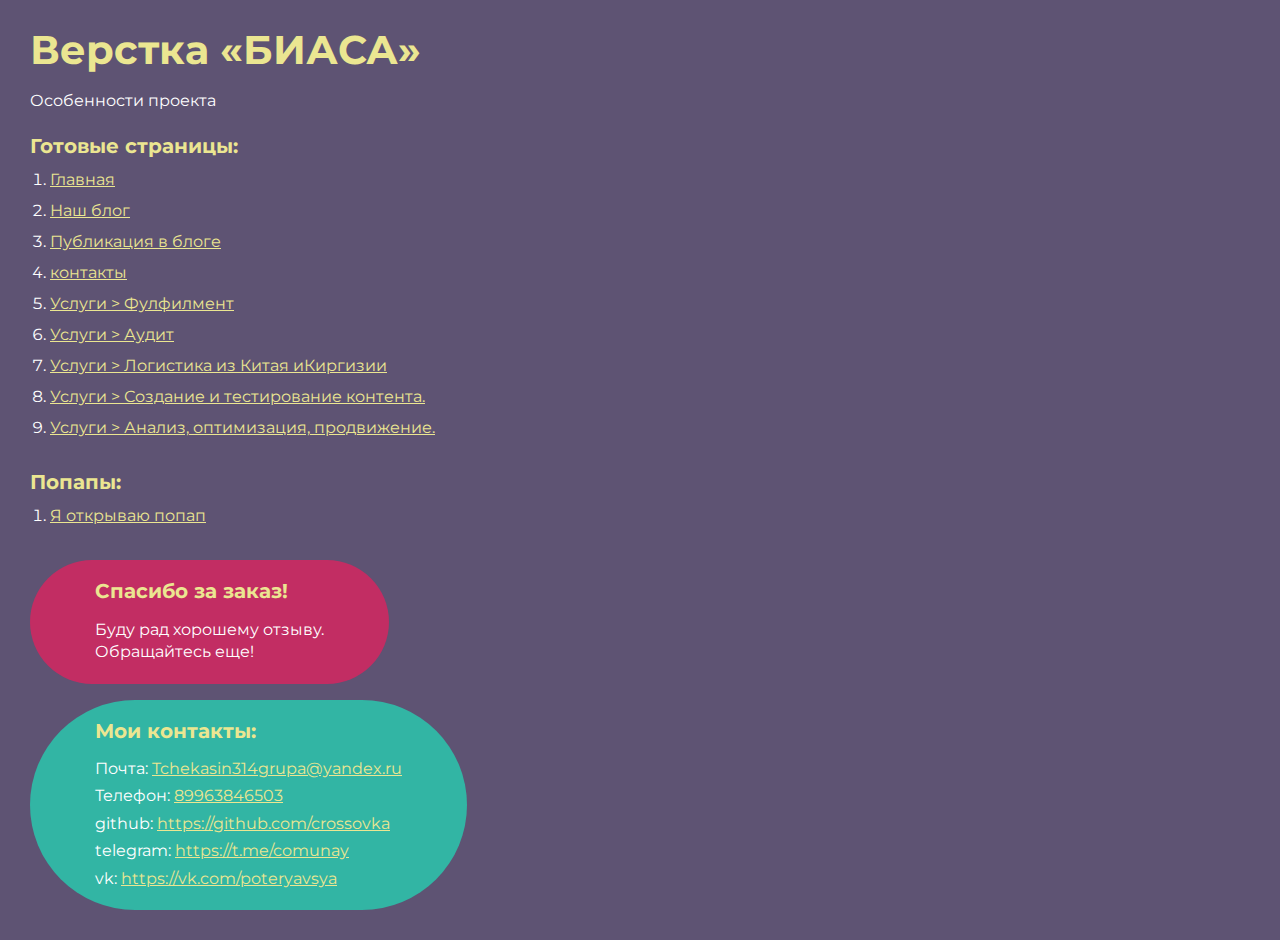
<file: index.html>
<!DOCTYPE html>
<html>

<head>
	<meta charset="UTF-8">
	<meta name="viewport" content="width=device-width, initial-scale=1.0">
	<title>Верстка «БИАСА»</title>
</head>

<body>
	<div class="rootpage">
		<h1>Верстка «БИАСА»</h1>
		<div class="rootpage__info">
			Особенности проекта
		</div>
		<h2>Готовые страницы:</h2>
		<ol class="rootpage__list">
			<li><a target="_blank" href="home.html">Главная</a></li>
			<li><a target="_blank" href="blog.html">Наш блог</a></li>
			<li><a target="_blank" href="publication.html">Публикация в блоге</a></li>
			<li><a target="_blank" href="contacts.html">контакты</a></li>
			<li><a target="_blank" href="fulfilment.html">Услуги > Фулфилмент</a></li>
			<li><a target="_blank" href="audit.html">Услуги > Аудит</a></li>
			<li><a target="_blank" href="logistic.html">Услуги > Логистика из Китая иКиргизии</a></li>
			<li><a target="_blank" href="content-create.html">Услуги > Создание и тестирование контента.</a></li>
			<li><a target="_blank" href="promotion.html">Услуги > Анализ, оптимизация, продвижение.</a></li>
		</ol>
		<h2>Попапы:</h2>
		<ol class="rootpage__list">
			<li><a href="#" data-popup="#form-sended" class="link">Я открываю попап</a></li>
		</ol>
		<div class="rootpage__tnx">
			<h2>Спасибо за заказ!</h2>
			<p>Буду рад хорошему отзыву.</p>
			<p>Обращайтесь еще!</p>
		</div>
		<div class="rootpage__contacts">
			<h2>Мои контакты:</h2>
			<p>Почта: <a href="mailto:email@gmail.com">Tchekasin314grupa@yandex.ru</a></p>
			<p>Телефон: <a href="tel:8800800800">89963846503</a></p>
			<p>github: <a href="https://github.com/crossovka">https://github.com/crossovka</a></p>
			<p>telegram: <a href="https://t.me/comunay" target="_blank">https://t.me/comunay</a></p>
			<p>vk: <a href="https://vk.com/poteryavsya" target="_blank">https://vk.com/poteryavsya</a></p>
		</div>
	</div>
</body>
<style>
	@charset "UTF-8";
	@import url("https://fonts.googleapis.com/css?family=Montserrat:regular,700&display=swap");

	*,
	*::before,
	*::after {
		padding: 0px;
		margin: 0px;
		border: 0px;
		box-sizing: border-box;
	}

	html,
	body {
		height: 100%;
		margin: 0;
		padding: 0;
		min-width: 320px;
		width: 100%;
		color: #fff;
		background-color: #5e5373;
	}

	body {
		font-family: Montserrat;
		font-size: 100%;
		line-height: 1;
		font-size: 1rem;
	}

	a {
		text-decoration: underline;
		color: #ebe691
	}

	a:visited {
		text-decoration: underline;
		color: #aaa768;
	}

	a:hover {
		text-decoration: none;
	}

	ul li {
		list-style: none;
	}

	img {
		vertical-align: top;
	}

	.wrapper {
		width: 100%;
		min-height: 100%;
		overflow: hidden;
	}

	.rootpage {
		padding: 30px;
		display: flex;
		flex-direction: column;
		align-items: flex-start;
	}

	@media (max-width: 767px) {
		.rootpage {
			padding: 30px 15px;
		}
	}

	h1 {
		color: #ebe691;
		font-size: 2.5rem;
		margin: 0px 0px 1.25rem 0px;
	}

	@media (max-width: 767px) {
		h1 {
			font-size: 1.85rem;
			margin: 0px 0px 1.25rem 0px;
		}
	}

	h2 {
		color: #ebe691;
		font-size: 1.25rem;
		margin: 0px 0px 1rem 0px;
	}

	@media (max-width: 767px) {
		h2 {
			font-size: 1.125rem;
			margin: 0px 0px 1rem 0px;
		}
	}

	.rootpage__info {
		line-height: 140%;
		margin: 0px 0px 1.5rem 0px;
	}

	.rootpage__list {
		margin: 0px 0px 2.25rem 1.25rem;
	}

	.rootpage__list li:not(:last-child) {
		margin: 0px 0px 15px 0px;
	}

	.rootpage__contacts,
	.rootpage__tnx {
		border-radius: 200px;
		padding: 20px 65px;
		line-height: 140%;
	}

	.rootpage__contacts {
		>p {
			margin-top: 5px;
		}
	}

	@media (max-width: 767px) {

		.rootpage__contacts,
		.rootpage__tnx {
			border-radius: 40px;
			padding: 20px;
		}
	}

	.rootpage__contacts {
		background: #32b5a4;

	}

	.rootpage__contacts a {
		color: #ebe691;
	}

	.rootpage__tnx {
		background: #c22d63;
		margin: 0px 0px 1rem 0px;
	}
</style>

</html>
</file>
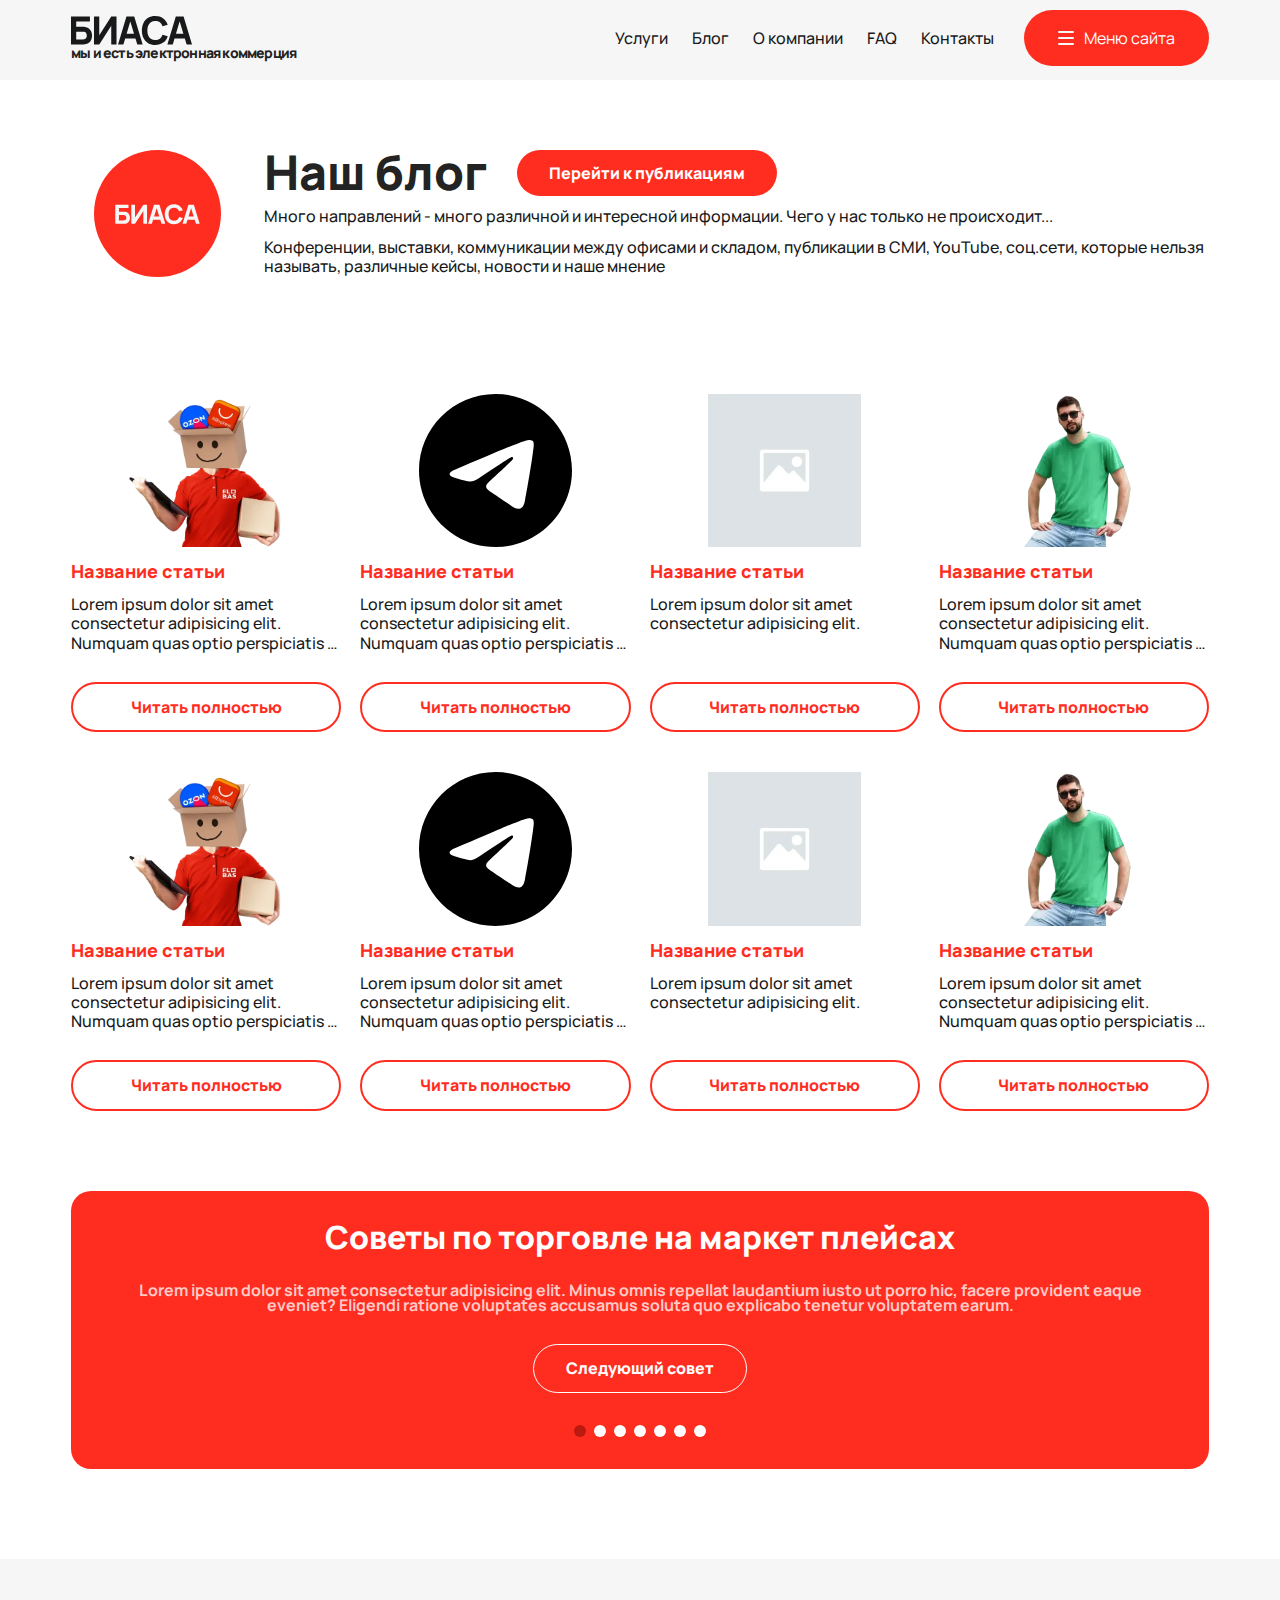
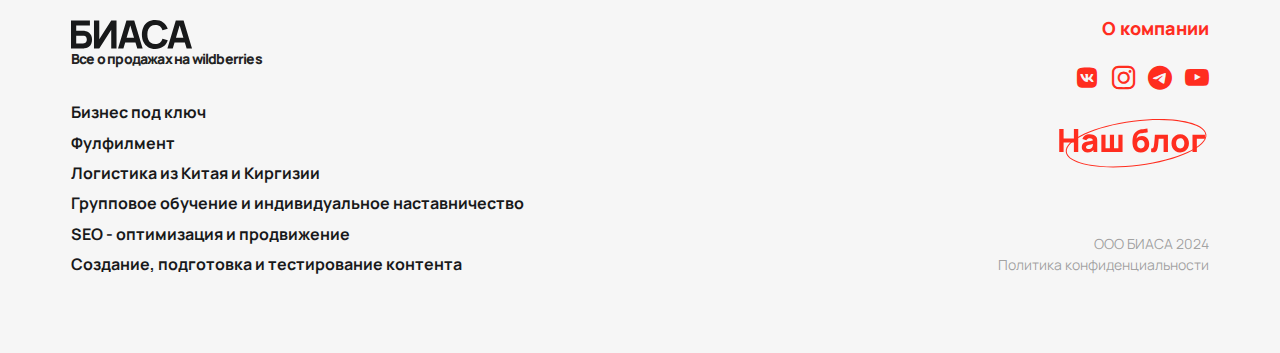
<file: blog.html>
<!DOCTYPE html>
<html lang="ru">

<head>
	<title>Блог</title>
	<meta charset="UTF-8">
	<meta name="format-detection" content="telephone=no">
	<!-- <style>body{opacity: 0;}</style> -->
	<link rel="stylesheet" href="css/style.min.css?_v=20240426204657">
	<link rel="shortcut icon" href="favicon.ico">
	<!-- <meta name="robots" content="index, follow"> -->
	<!-- <meta name="title" content=""> -->
	<title></title>
	<meta name="description" content="">
	<meta name="keywords" content="">
	<meta name="viewport" content="width=device-width, initial-scale=1.0">
	<meta http-equiv="" content="3; url=index.html">
	<meta name="author" content="Чекасин Вячеслав Александрович">
	<meta name="copyright" lang="ru" content="Чекасин Вячеслав Александрович">
	<meta property="og:title" content="">
	<meta property="og:description" content="">
</head>

<body>
	<div class="wrapper">
		<header class="header" data-scroll-show data-scroll-show="1000">
			<div class="header__container">
				<a href="home.html" data-da=".menu__container,767.98,first" class="header__logo logo-header">
					<div class="logo-header__image -ibg -ibg__contain">
						<img src="img/logo.svg" alt="Логотип">
					</div>
					<span class="logo-header__text">мы и есть электронная коммерция</span>
				</a>
				<div class="header__nav header-nav">
					<nav data-da=".menu__pages,991.98,last" class="header-nav__list header-nav">
						<ul class="header-nav__list">
							<li class="header-nav__item"><a href="" class="header-nav__link">Услуги</a></li>
							<li class="header-nav__item"><a href="blog.html" class="header-nav__link">Блог</a></li>
							<li class="header-nav__item"><a href="" class="header-nav__link">О компании</a></li>
							<li class="header-nav__item"><a href="" class="header-nav__link">FAQ</a></li>
							<li class="header-nav__item"><a href="contacts.html" class="header-nav__link">Контакты</a></li>
						</ul>
					</nav>
					<div class="header__menu menu">
						<div class="menu__body">
							<div class="menu__container">
								<div class="menu__pages">
									<a href="" class="menu__pages-title">Главная страца</a>
								</div>
								<div class="menu__nav nav-menu">
									<div class="nav-menu__title">Услуги А</div>
									<ul class="nav-menu__list">
										<li class="nav-menu__item"><a href="" class="nav-menu__link _icon-header-arrow">Бизнес под ключ</a></li>
										<li class="nav-menu__item"><a href="" class="nav-menu__link _icon-header-arrow">Фулфилмент</a></li>
										<li class="nav-menu__item"><a href="" class="nav-menu__link _icon-header-arrow">Логистика из Китая и
												Киргизии</a>
										</li>
										<li class="nav-menu__item"><a href="" class="nav-menu__link _icon-header-arrow">Групповое обучение и
												индивидуальное наставничество</a>
										</li>
										<li class="nav-menu__item"><a href="" class="nav-menu__link _icon-header-arrow">SEO - оптимизация и
												продвижение</a></li>
										<li class="nav-menu__item"><a href="" class="nav-menu__link _icon-header-arrow">Создание, подготовка и
												тестирование контента</a></li>
									</ul>
								</div>
								<div class="menu__bottom bottom-menu">
									<a href="" class="bottom-menu__logo -ibg_contain">
										<img src="img/font_icons/blog.svg" alt="Картинка">
									</a>
									<div class="bottom-menu__content">
										<div class="bottom-menu__contacts contacts-menu">
											<div class="contacts-menu__socials">
												<a href="https://vk.com" target="_blank" rel="me" class="contacts-menu__social-link social-icon _icon-vk"></a>
												<a href="https://instagram.com" target="_blank" rel="me" class="contacts-menu__social-link social-icon _icon-instagram1"></a>
												<a href="https://t.me" rel="me" target="_blank" class="contacts-menu__social-link social-icon _icon-telegram"></a>
												<a href="https://youtube.com" target="_blank" rel="me" class="contacts-menu__social-link social-icon _icon-youtube"></a>
											</div>
											<div class="contacts-menu__links">
												<a href="tel:70000000000" class="contacts-menu__link">+7 (000) 000 - 00 -00</a>
												<a href="mailto:Biasa@contact" class="contacts-menu__link">Biasa@contact</a>
											</div>
										</div>
									</div>
								</div>
							</div>
						</div>
					</div>
				</div>
				<div class="header__buttons buttons-header">
					<a href="" class="button button_secondary buttons-header__contact-us">Связаться</a>
					<button type="button" class="menu__btn buttons-header__menu-btn">
						<div class="icon-menu">
							<span></span>
						</div>
						<div class="menu__text">Меню сайта</div>
					</button>
				</div>
			</div>
		</header>
		<main class="page page-blog">
			<section class="page-blog__articles-module articles-module">
				<div class="articles-module__container" data-watch data-watch-threshold="0.2">
					<div class="articles-module__header-wrap">
						<div class="articles-module__header header-articles">
							<div class="header-articles__image -ibg_contain">
								<img data-src="img/biasa.svg" alt="Картинка" class="">
							</div>
							<div class="header-articles__content">
								<div class="header-articles__heading">
									<h2 class="header-articles__title _title">Наш блог</h2>
									<a href="" data-da=".articles-module__header-wrap, 768" class="header-articles__button button">Перейти
										к
										публикациям</a>
								</div>
								<div class="header-articles__text">
									<p class="header-articles__paragraph">
										Много направлений - много различной и интересной информации. Чего
										у нас только не происходит...
									</p>
									<p class="header-articles__paragraph">
										Конференции, выставки, коммуникации между офисами и складом, публикации в СМИ, YouTube, соц.сети,
										которые нельзя называть, различные кейсы, новости и наше мнение
									</p>
								</div>
							</div>
						</div>
					</div>
					<div class="articles-module__items articles">
						<article class="articles-module__item articles-module-item articles__item">
							<a href="" class="articles-module-item__image articles__image -ibg_contain">
								<picture><source data-srcset="img/fullfilment/hero.webp" srcset="[data-uri]" type="image/webp"><img src="[data-uri]"  data-src="img/fullfilment/hero.png" alt="Картинка"></picture>
							</a>
							<div class="articles-module-item__content articles__content">
								<h4 class="articles-module-item__title articles__title">
									<a href="" class="articles-module-item__link-title articles__link-title">Название статьи</a>
								</h4>
								<p class="articles-module-item__text articles__text">
									Lorem ipsum dolor sit amet consectetur adipisicing
									elit. Numquam quas optio perspiciatis iste corrupti laudantium laboriosam odio. Quaerat sunt nulla
									aspernatur. Praesentium porro pariatur unde eaque voluptatem provident quos consequatur.
									Lorem ipsum dolor sit amet consectetur adipisicing
									elit. Numquam quas optio perspiciatis iste corrupti laudantium laboriosam odio. Quaerat sunt nulla
									aspernatur. Praesentium porro pariatur unde eaque voluptatem provident quos consequatur.
									elit. Numquam quas optio perspiciatis iste corrupti laudantium laboriosam odio. Quaerat sunt nulla
									aspernatur. Praesentium porro pariatur unde eaque voluptatem provident quos consequatur.
									Lorem ipsum dolor sit amet consectetur adipisicing
									elit. Numquam quas optio perspiciatis iste corrupti laudantium laboriosam odio. Quaerat sunt nulla
									aspernatur. Praesentium porro pariatur unde eaque voluptatem provident quos consequatur.
								</p>
							</div>
							<a href="" class="articles-module-item__button articles__button button button_secondary">Читать
								полностью</a>
						</article>
						<article class="articles-module__item articles-module-item articles__item">
							<a href="" class="articles-module-item__image articles__image -ibg_contain">
								<img data-src="img/font_icons/telegram-svgrepo-com.svg" alt="Картинка">
							</a>
							<div class="articles-module-item__content articles__content">
								<h4 class="articles-module-item__title articles__title">
									<a href="" class="articles-module-item__link-title articles__link-title">Название статьи</a>
								</h4>
								<p class="articles-module-item__text articles__text">Lorem ipsum dolor sit amet consectetur adipisicing
									elit. Numquam quas optio perspiciatis iste corrupti laudantium laboriosam odio. Quaerat sunt nulla
									aspernatur. Praesentium porro pariatur unde eaque voluptatem provident quos consequatur.</p>
							</div>
							<a href="" class="articles-module-item__button articles__button button button_secondary">Читать
								полностью</a>
						</article>
						<article class="articles-module__item articles-module-item articles__item">
							<a href="" class="articles-module-item__image articles__image -ibg_contain">
								<picture><source data-srcset="img/home/Image.webp" srcset="[data-uri]" type="image/webp"><img src="[data-uri]"  data-src="img/home/Image.png" alt="Картинка"></picture>
							</a>
							<div class="articles-module-item__content articles__content">
								<h4 class="articles-module-item__title articles__title">
									<a href="" class="articles-module-item__link-title articles__link-title">Название статьи</a>
								</h4>
								<p class="articles-module-item__text articles__text">Lorem ipsum dolor sit amet consectetur adipisicing
									elit.
								</p>
							</div>
							<a href="" class="articles-module-item__button articles__button button button_secondary">Читать
								полностью</a>
						</article>
						<article class="articles-module__item articles-module-item articles__item">
							<a href="" class="articles-module-item__image articles__image -ibg_contain">
								<picture><source data-srcset="img/home/1.webp" srcset="[data-uri]" type="image/webp"><img src="[data-uri]"  data-src="img/home/1.png" alt="Картинка"></picture>
							</a>
							<div class="articles-module-item__content articles__content">
								<h4 class="articles-module-item__title articles__title">
									<a href="" class="articles-module-item__link-title articles__link-title">Название статьи</a>
								</h4>
								<p class="articles-module-item__text articles__text">Lorem ipsum dolor sit amet consectetur adipisicing
									elit. Numquam quas optio perspiciatis iste corrupti laudantium laboriosam odio. Quaerat sunt nulla
									aspernatur. Praesentium porro pariatur unde eaque voluptatem provident quos consequatur.</p>
							</div>
							<a href="" class="articles-module-item__button articles__button button button_secondary">Читать
								полностью</a>
						</article>
						<article class="articles-module__item articles-module-item articles__item">
							<a href="" class="articles-module-item__image articles__image -ibg_contain">
								<picture><source data-srcset="img/fullfilment/hero.webp" srcset="[data-uri]" type="image/webp"><img src="[data-uri]"  data-src="img/fullfilment/hero.png" alt="Картинка"></picture>
							</a>
							<div class="articles-module-item__content articles__content">
								<h4 class="articles-module-item__title articles__title">
									<a href="" class="articles-module-item__link-title articles__link-title">Название статьи</a>
								</h4>
								<p class="articles-module-item__text articles__text">
									Lorem ipsum dolor sit amet consectetur adipisicing
									elit. Numquam quas optio perspiciatis iste corrupti laudantium laboriosam odio. Quaerat sunt nulla
									aspernatur. Praesentium porro pariatur unde eaque voluptatem provident quos consequatur.
									Lorem ipsum dolor sit amet consectetur adipisicing
									elit. Numquam quas optio perspiciatis iste corrupti laudantium laboriosam odio. Quaerat sunt nulla
									aspernatur. Praesentium porro pariatur unde eaque voluptatem provident quos consequatur.</p>
							</div>
							<a href="" class="articles-module-item__button articles__button button button_secondary">Читать
								полностью</a>
						</article>
						<article class="articles-module__item articles-module-item articles__item">
							<a href="" class="articles-module-item__image articles__image -ibg_contain">
								<img data-src="img/font_icons/telegram-svgrepo-com.svg" alt="Картинка">
							</a>
							<div class="articles-module-item__content articles__content">
								<h4 class="articles-module-item__title articles__title">
									<a href="" class="articles-module-item__link-title articles__link-title">Название статьи</a>
								</h4>
								<p class="articles-module-item__text articles__text">Lorem ipsum dolor sit amet consectetur adipisicing
									elit. Numquam quas optio perspiciatis iste corrupti laudantium laboriosam odio. Quaerat sunt nulla
									aspernatur. Praesentium porro pariatur unde eaque voluptatem provident quos consequatur.</p>
							</div>
							<a href="" class="articles-module-item__button articles__button button button_secondary">Читать
								полностью</a>
						</article>
						<article class="articles-module__item articles-module-item articles__item">
							<a href="" class="articles-module-item__image articles__image -ibg_contain">
								<picture><source data-srcset="img/home/Image.webp" srcset="[data-uri]" type="image/webp"><img src="[data-uri]"  data-src="img/home/Image.png" alt="Картинка"></picture>
							</a>
							<div class="articles-module-item__content articles__content">
								<h4 class="articles-module-item__title articles__title">
									<a href="" class="articles-module-item__link-title articles__link-title">Название статьи</a>
								</h4>
								<p class="articles-module-item__text articles__text">Lorem ipsum dolor sit amet consectetur adipisicing
									elit.
								</p>
							</div>
							<a href="" class="articles-module-item__button articles__button button button_secondary">Читать
								полностью</a>
						</article>
						<article class="articles-module__item articles-module-item articles__item">
							<a href="" class="articles-module-item__image articles__image -ibg_contain">
								<picture><source data-srcset="img/home/1.webp" srcset="[data-uri]" type="image/webp"><img src="[data-uri]"  data-src="img/home/1.png" alt="Картинка"></picture>
							</a>
							<div class="articles-module-item__content articles__content">
								<h4 class="articles-module-item__title articles__title">
									<a href="" class="articles-module-item__link-title articles__link-title">Название статьи</a>
								</h4>
								<p class="articles-module-item__text articles__text">Lorem ipsum dolor sit amet consectetur adipisicing
									elit. Numquam quas optio perspiciatis iste corrupti laudantium laboriosam odio. Quaerat sunt nulla
									aspernatur. Praesentium porro pariatur unde eaque voluptatem provident quos consequatur.</p>
							</div>
							<a href="" class="articles-module-item__button articles__button button button_secondary">Читать
								полностью</a>
						</article>
					</div>
				</div>
			</section>
			<section class="page-blog__tips tips-blog" data-watch data-watch-threshold="0.2">
				<div class="tips-blog__container">
					<div class="tips-blog__wrapper">
						<div class="tips-blog__title">Советы по торговле на маркет плейсах</div>
						<!-- Оболочка слайдера -->
						<div class="tips-blog__slider slider-tips swiper">
							<!-- Двигающееся часть слайдера -->
							<div class="slider-tips__wrapper swiper-wrapper">
								<div class="slider-tips__slide swiper-slide">
									Lorem ipsum dolor sit amet consectetur adipisicing elit. Minus omnis repellat laudantium iusto ut
									porro hic, facere provident eaque eveniet? Eligendi ratione voluptates accusamus soluta quo explicabo
									tenetur voluptatem earum.
								</div>
								<div class="slider-tips__slide swiper-slide">
									Lorem ipsum dolor sit amet consectetur adipisicing elit. Minus omnis repellat laudantium iusto ut
									porro hic, facere provident eaque eveniet? Eligendi ratione voluptates accusamus soluta quo explicabo
									tenetur voluptatem earum.
								</div>
								<div class="slider-tips__slide swiper-slide">
									Lorem ipsum dolor sit amet consectetur adipisicing elit. Minus omnis repellat laudantium iusto ut
									porro hic, facere provident eaque eveniet? Eligendi ratione voluptates accusamus soluta quo explicabo
									tenetur voluptatem earum.
								</div>
								<div class="slider-tips__slide swiper-slide">
									Lorem ipsum dolor sit amet consectetur adipisicing elit. Minus omnis repellat laudantium iusto ut
									porro hic, facere provident eaque eveniet? Eligendi ratione voluptates accusamus soluta quo explicabo
									tenetur voluptatem earum.
								</div>
								<div class="slider-tips__slide swiper-slide">
									Lorem ipsum dolor sit amet consectetur adipisicing elit. Minus omnis repellat laudantium iusto ut
									porro hic, facere provident eaque eveniet? Eligendi ratione voluptates accusamus soluta quo explicabo
									tenetur voluptatem earum.
								</div>
								<div class="slider-tips__slide swiper-slide">
									Lorem ipsum dolor sit amet consectetur adipisicing elit. Minus omnis repellat laudantium iusto ut
									porro hic, facere provident eaque eveniet? Eligendi ratione voluptates accusamus soluta quo explicabo
									tenetur voluptatem earum.
								</div>

								<div class="slider-tips__slide swiper-slide">
									Lorem ipsum dolor sit amet consectetur adipisicing elit. Minus omnis repellat laudantium iusto ut
									porro hic, facere provident eaque eveniet? Eligendi ratione voluptates accusamus soluta quo explicabo
									tenetur voluptatem earum.
								</div>
							</div>
							<div class="slider-tips__controls">
								<button type="button" class="swiper-button-next button button_transparent">Следующий совет</button>
								<div class="slider-tips__dotts swiper-pagination"></div>
							</div>
						</div>
					</div>
				</div>
			</section>
		</main>
		<footer class="footer">
			<div class="footer__container">
				<div class="footer__content">
					<a href="home.html" class="footer__logo">
						<div class="footer__logo-image -ibg">
							<img src="img/logo.svg" alt="Логотип">
						</div>
						<span>Все о продажах на wildberries</span>
					</a>
					<nav class="menu-footer">
						<ul class="menu-footer__list">
							<li class="menu-footer__item"><a href="" class="menu-footer__link">Бизнес под ключ</a></li>
							<li class="menu-footer__item"><a href="" class="menu-footer__link">Фулфилмент</a></li>
							<li class="menu-footer__item"><a href="" class="menu-footer__link">Логистика из Китая и Киргизии</a></li>
							<li class="menu-footer__item"><a href="" class="menu-footer__link">Групповое обучение и индивидуальное наставничество</a></li>
							<li class="menu-footer__item"><a href="" class="menu-footer__link">SEO - оптимизация и продвижение</a></li>
							<li class="menu-footer__item"><a href="" class="menu-footer__link">Создание, подготовка и тестирование контента</a></li>
						</ul>
					</nav>
				</div>
				<div class="footer__about footer-about">
					<div class="footer-about__content">
						<a href="" class="footer-about__title">О компании</a>
						<div class="footer-about__socials">
							<a href="https://vk.com" target="_blank" rel="me" class="footer-about__social-link social-icon _icon-vk"></a>
							<a href="https://instagram.com" target="_blank" rel="me" class="footer-about__social-link social-icon _icon-instagram1"></a>
							<a href="https://t.me" rel="me" target="_blank" class="footer-about__social-link social-icon _icon-telegram"></a>
							<a href="https://youtube.com" target="_blank" rel="me" class="footer-about__social-link social-icon _icon-youtube"></a>
						</div>
						<a href="" class="footer-about__logo -ibg">
							<img src="img/font_icons/blog.svg" alt="">
						</a>
					</div>
					<div class="footer-about__more">
						<span class="footer-about__more-item">ООО БИАСА 2024</span>
						<a href="" class="footer-about__more-item">Политика конфиденциальности</a>
					</div>
				</div>
			</div>
		</footer>
	</div>
	<!-- <div id="popup" aria-hidden="true" aria-labelledby="dialog-title" class="popup">
	<div class="popup__wrapper">
		<div class="popup__content">
			<button data-close type="button" class="popup__close">Закрыть</button>
			<div class="popup__text">
				Text
			</div>
		</div>
	</div>
</div>
<div id="form-sended" aria-hidden="true" class="popup">
	<div class="popup__wrapper">
		<div class="popup__content">
			<button data-close type="button" class="popup__close">Закрыть</button>
			<div class="popup__text">
				Мы получили ваше сообщение и в ближайшее время свяжемся с вами!
			</div>
		</div>
	</div>
</div> -->
	<script src="js/app.min.js?_v=20240426204657"></script>
</body>

</html>
</file>
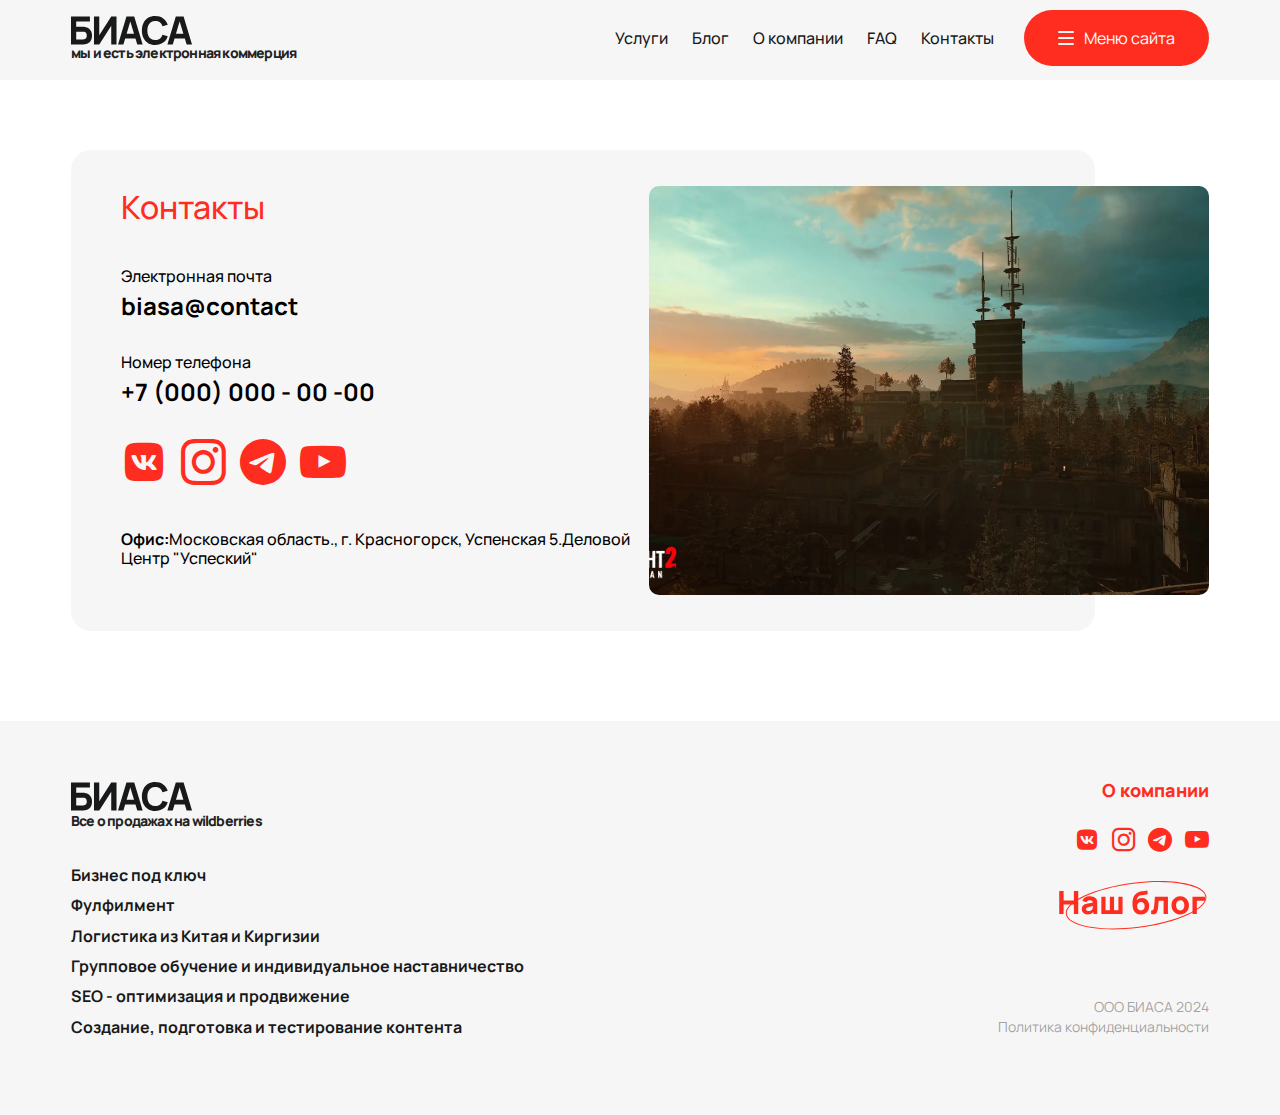
<file: contacts.html>
<!DOCTYPE html>
<html lang="ru">

<head>
	<title>Контакты</title>
	<meta charset="UTF-8">
	<meta name="format-detection" content="telephone=no">
	<!-- <style>body{opacity: 0;}</style> -->
	<link rel="stylesheet" href="css/style.min.css?_v=20240426204657">
	<link rel="shortcut icon" href="favicon.ico">
	<!-- <meta name="robots" content="index, follow"> -->
	<!-- <meta name="title" content=""> -->
	<title></title>
	<meta name="description" content="">
	<meta name="keywords" content="">
	<meta name="viewport" content="width=device-width, initial-scale=1.0">
	<meta http-equiv="" content="3; url=index.html">
	<meta name="author" content="Чекасин Вячеслав Александрович">
	<meta name="copyright" lang="ru" content="Чекасин Вячеслав Александрович">
	<meta property="og:title" content="">
	<meta property="og:description" content="">
</head>

<body>
	<div class="wrapper">
		<header class="header" data-scroll-show data-scroll-show="1000">
			<div class="header__container">
				<a href="home.html" data-da=".menu__container,767.98,first" class="header__logo logo-header">
					<div class="logo-header__image -ibg -ibg__contain">
						<img src="img/logo.svg" alt="Логотип">
					</div>
					<span class="logo-header__text">мы и есть электронная коммерция</span>
				</a>
				<div class="header__nav header-nav">
					<nav data-da=".menu__pages,991.98,last" class="header-nav__list header-nav">
						<ul class="header-nav__list">
							<li class="header-nav__item"><a href="" class="header-nav__link">Услуги</a></li>
							<li class="header-nav__item"><a href="blog.html" class="header-nav__link">Блог</a></li>
							<li class="header-nav__item"><a href="" class="header-nav__link">О компании</a></li>
							<li class="header-nav__item"><a href="" class="header-nav__link">FAQ</a></li>
							<li class="header-nav__item"><a href="contacts.html" class="header-nav__link">Контакты</a></li>
						</ul>
					</nav>
					<div class="header__menu menu">
						<div class="menu__body">
							<div class="menu__container">
								<div class="menu__pages">
									<a href="" class="menu__pages-title">Главная страца</a>
								</div>
								<div class="menu__nav nav-menu">
									<div class="nav-menu__title">Услуги А</div>
									<ul class="nav-menu__list">
										<li class="nav-menu__item"><a href="" class="nav-menu__link _icon-header-arrow">Бизнес под ключ</a></li>
										<li class="nav-menu__item"><a href="" class="nav-menu__link _icon-header-arrow">Фулфилмент</a></li>
										<li class="nav-menu__item"><a href="" class="nav-menu__link _icon-header-arrow">Логистика из Китая и
												Киргизии</a>
										</li>
										<li class="nav-menu__item"><a href="" class="nav-menu__link _icon-header-arrow">Групповое обучение и
												индивидуальное наставничество</a>
										</li>
										<li class="nav-menu__item"><a href="" class="nav-menu__link _icon-header-arrow">SEO - оптимизация и
												продвижение</a></li>
										<li class="nav-menu__item"><a href="" class="nav-menu__link _icon-header-arrow">Создание, подготовка и
												тестирование контента</a></li>
									</ul>
								</div>
								<div class="menu__bottom bottom-menu">
									<a href="" class="bottom-menu__logo -ibg_contain">
										<img src="img/font_icons/blog.svg" alt="Картинка">
									</a>
									<div class="bottom-menu__content">
										<div class="bottom-menu__contacts contacts-menu">
											<div class="contacts-menu__socials">
												<a href="https://vk.com" target="_blank" rel="me" class="contacts-menu__social-link social-icon _icon-vk"></a>
												<a href="https://instagram.com" target="_blank" rel="me" class="contacts-menu__social-link social-icon _icon-instagram1"></a>
												<a href="https://t.me" rel="me" target="_blank" class="contacts-menu__social-link social-icon _icon-telegram"></a>
												<a href="https://youtube.com" target="_blank" rel="me" class="contacts-menu__social-link social-icon _icon-youtube"></a>
											</div>
											<div class="contacts-menu__links">
												<a href="tel:70000000000" class="contacts-menu__link">+7 (000) 000 - 00 -00</a>
												<a href="mailto:Biasa@contact" class="contacts-menu__link">Biasa@contact</a>
											</div>
										</div>
									</div>
								</div>
							</div>
						</div>
					</div>
				</div>
				<div class="header__buttons buttons-header">
					<a href="" class="button button_secondary buttons-header__contact-us">Связаться</a>
					<button type="button" class="menu__btn buttons-header__menu-btn">
						<div class="icon-menu">
							<span></span>
						</div>
						<div class="menu__text">Меню сайта</div>
					</button>
				</div>
			</div>
		</header>
		<main class="page page-contacts">
			<section class="page-contacts__contacts contacts-info">
				<div class="contacts-info__container">
					<div class="contacts-info__wrapper">
						<div class="contacts-info__content">
							<h2 class="contacts-info__title">Контакты</h2>
							<div class="contacts-info__items">
								<div class="contacts-info__item">
									<div class="contacts-info__label">Электронная почта</div>
									<a href="mailto:biasa@contact" class="contacts-info__link">biasa@contact</a>
								</div>
								<div class="contacts-info__item">
									<div class="contacts-info__label">Номер телефона</div>
									<a href="tel:70000000000" class="contacts-info__link">+7 (000) 000 - 00 -00</a>
								</div>
								<div class="contacts-info__socials">
									<a href="https://vk.com" target="_blank" rel="me" class="contacts-info__social social-icon _icon-vk"></a>
									<a href="https://instagram.com" target="_blank" rel="me" class="contacts-info__social social-icon _icon-instagram1"></a>
									<a href="https://t.me" rel="me" target="_blank" class="contacts-info__social social-icon _icon-telegram"></a>
									<a href="https://youtube.com" target="_blank" rel="me" class="contacts-info__social social-icon _icon-youtube"></a>
								</div>
							</div>
							<div class="contacts-info__location"><span class="_highlited">Офис:</span>Московская область., г.
								Красногорск, Успенская
								5.Деловой Центр "Успеский"</div>
						</div>
						<div class="contacts-info__image -ibg">
							<picture><source data-srcset="img/1.webp" srcset="[data-uri]" type="image/webp"><img src="[data-uri]"  data-src="img/1.jpg" alt="Картинка"></picture>
						</div>
					</div>
				</div>
			</section>
		</main>
		<footer class="footer">
			<div class="footer__container">
				<div class="footer__content">
					<a href="home.html" class="footer__logo">
						<div class="footer__logo-image -ibg">
							<img src="img/logo.svg" alt="Логотип">
						</div>
						<span>Все о продажах на wildberries</span>
					</a>
					<nav class="menu-footer">
						<ul class="menu-footer__list">
							<li class="menu-footer__item"><a href="" class="menu-footer__link">Бизнес под ключ</a></li>
							<li class="menu-footer__item"><a href="" class="menu-footer__link">Фулфилмент</a></li>
							<li class="menu-footer__item"><a href="" class="menu-footer__link">Логистика из Китая и Киргизии</a></li>
							<li class="menu-footer__item"><a href="" class="menu-footer__link">Групповое обучение и индивидуальное наставничество</a></li>
							<li class="menu-footer__item"><a href="" class="menu-footer__link">SEO - оптимизация и продвижение</a></li>
							<li class="menu-footer__item"><a href="" class="menu-footer__link">Создание, подготовка и тестирование контента</a></li>
						</ul>
					</nav>
				</div>
				<div class="footer__about footer-about">
					<div class="footer-about__content">
						<a href="" class="footer-about__title">О компании</a>
						<div class="footer-about__socials">
							<a href="https://vk.com" target="_blank" rel="me" class="footer-about__social-link social-icon _icon-vk"></a>
							<a href="https://instagram.com" target="_blank" rel="me" class="footer-about__social-link social-icon _icon-instagram1"></a>
							<a href="https://t.me" rel="me" target="_blank" class="footer-about__social-link social-icon _icon-telegram"></a>
							<a href="https://youtube.com" target="_blank" rel="me" class="footer-about__social-link social-icon _icon-youtube"></a>
						</div>
						<a href="" class="footer-about__logo -ibg">
							<img src="img/font_icons/blog.svg" alt="">
						</a>
					</div>
					<div class="footer-about__more">
						<span class="footer-about__more-item">ООО БИАСА 2024</span>
						<a href="" class="footer-about__more-item">Политика конфиденциальности</a>
					</div>
				</div>
			</div>
		</footer>
	</div>
	<!-- <div id="popup" aria-hidden="true" aria-labelledby="dialog-title" class="popup">
	<div class="popup__wrapper">
		<div class="popup__content">
			<button data-close type="button" class="popup__close">Закрыть</button>
			<div class="popup__text">
				Text
			</div>
		</div>
	</div>
</div>
<div id="form-sended" aria-hidden="true" class="popup">
	<div class="popup__wrapper">
		<div class="popup__content">
			<button data-close type="button" class="popup__close">Закрыть</button>
			<div class="popup__text">
				Мы получили ваше сообщение и в ближайшее время свяжемся с вами!
			</div>
		</div>
	</div>
</div> -->
	<script src="js/app.min.js?_v=20240426204657"></script>
</body>

</html>
</file>
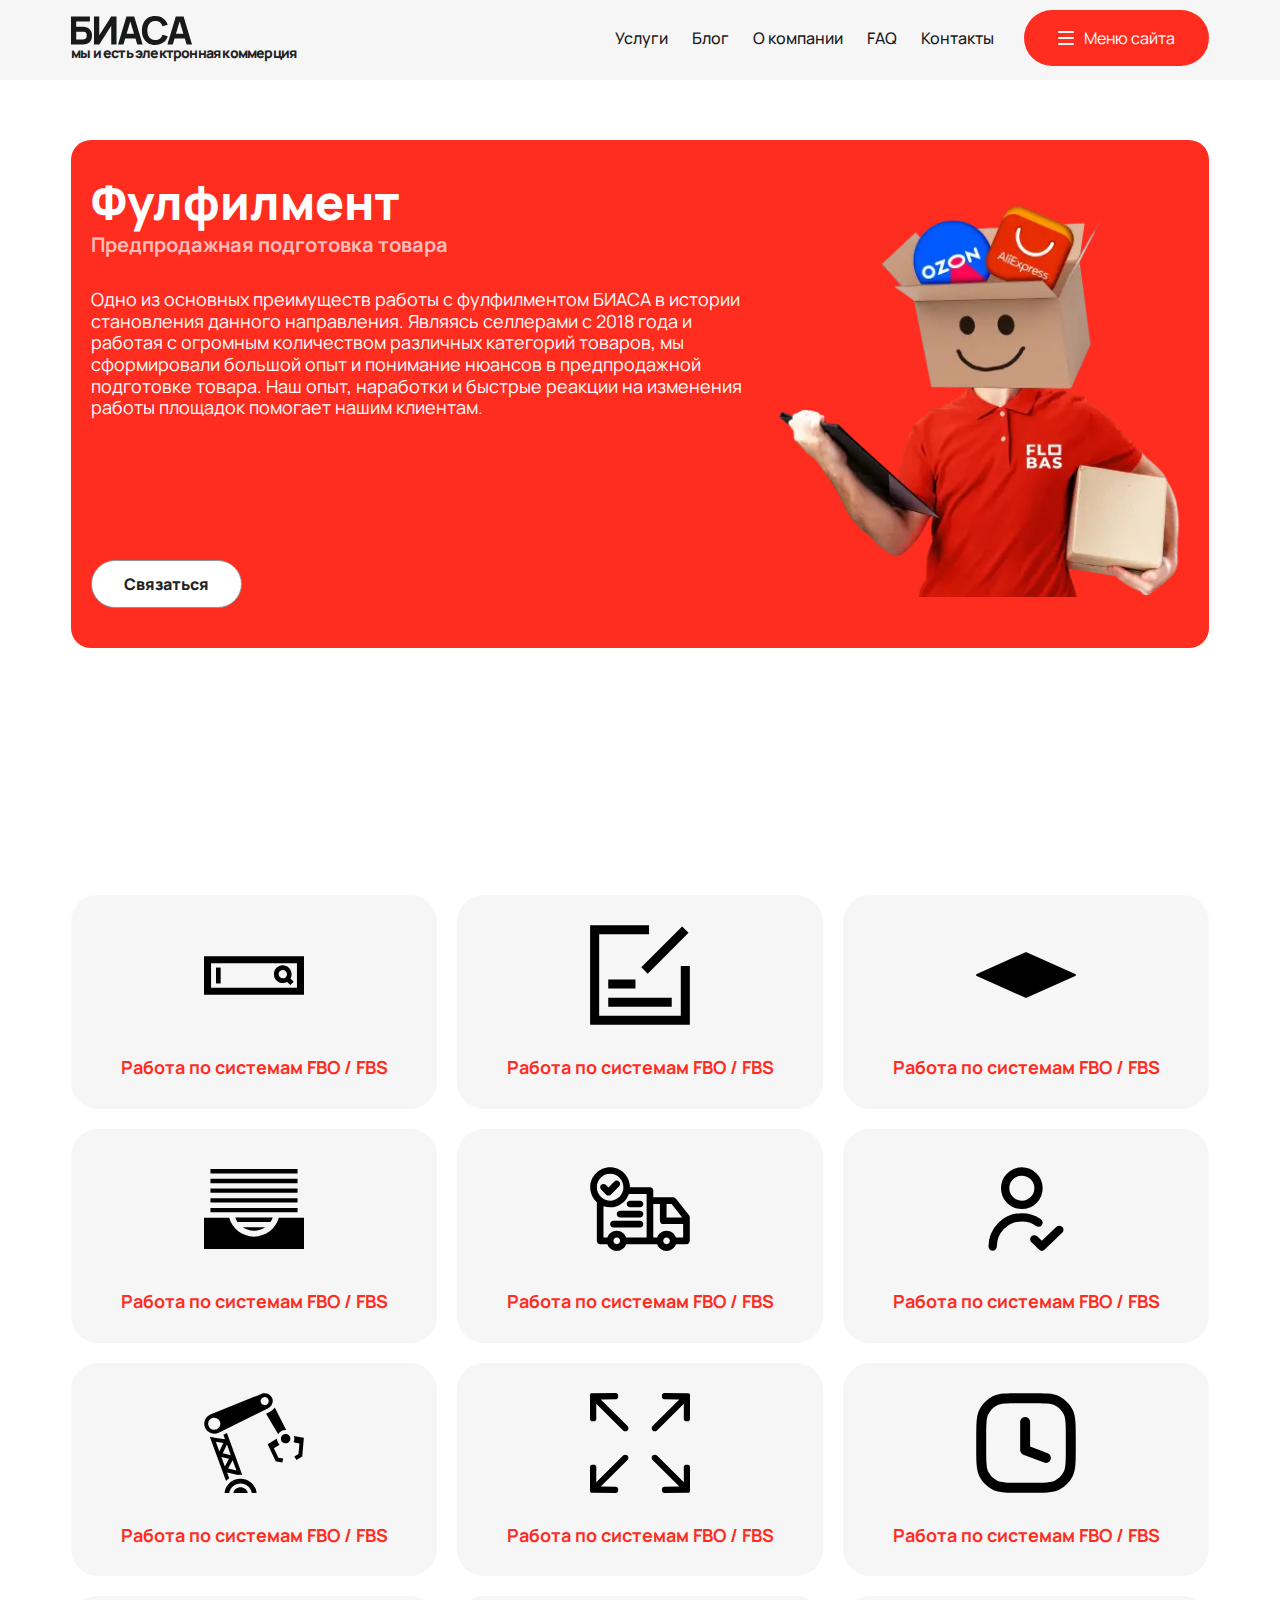
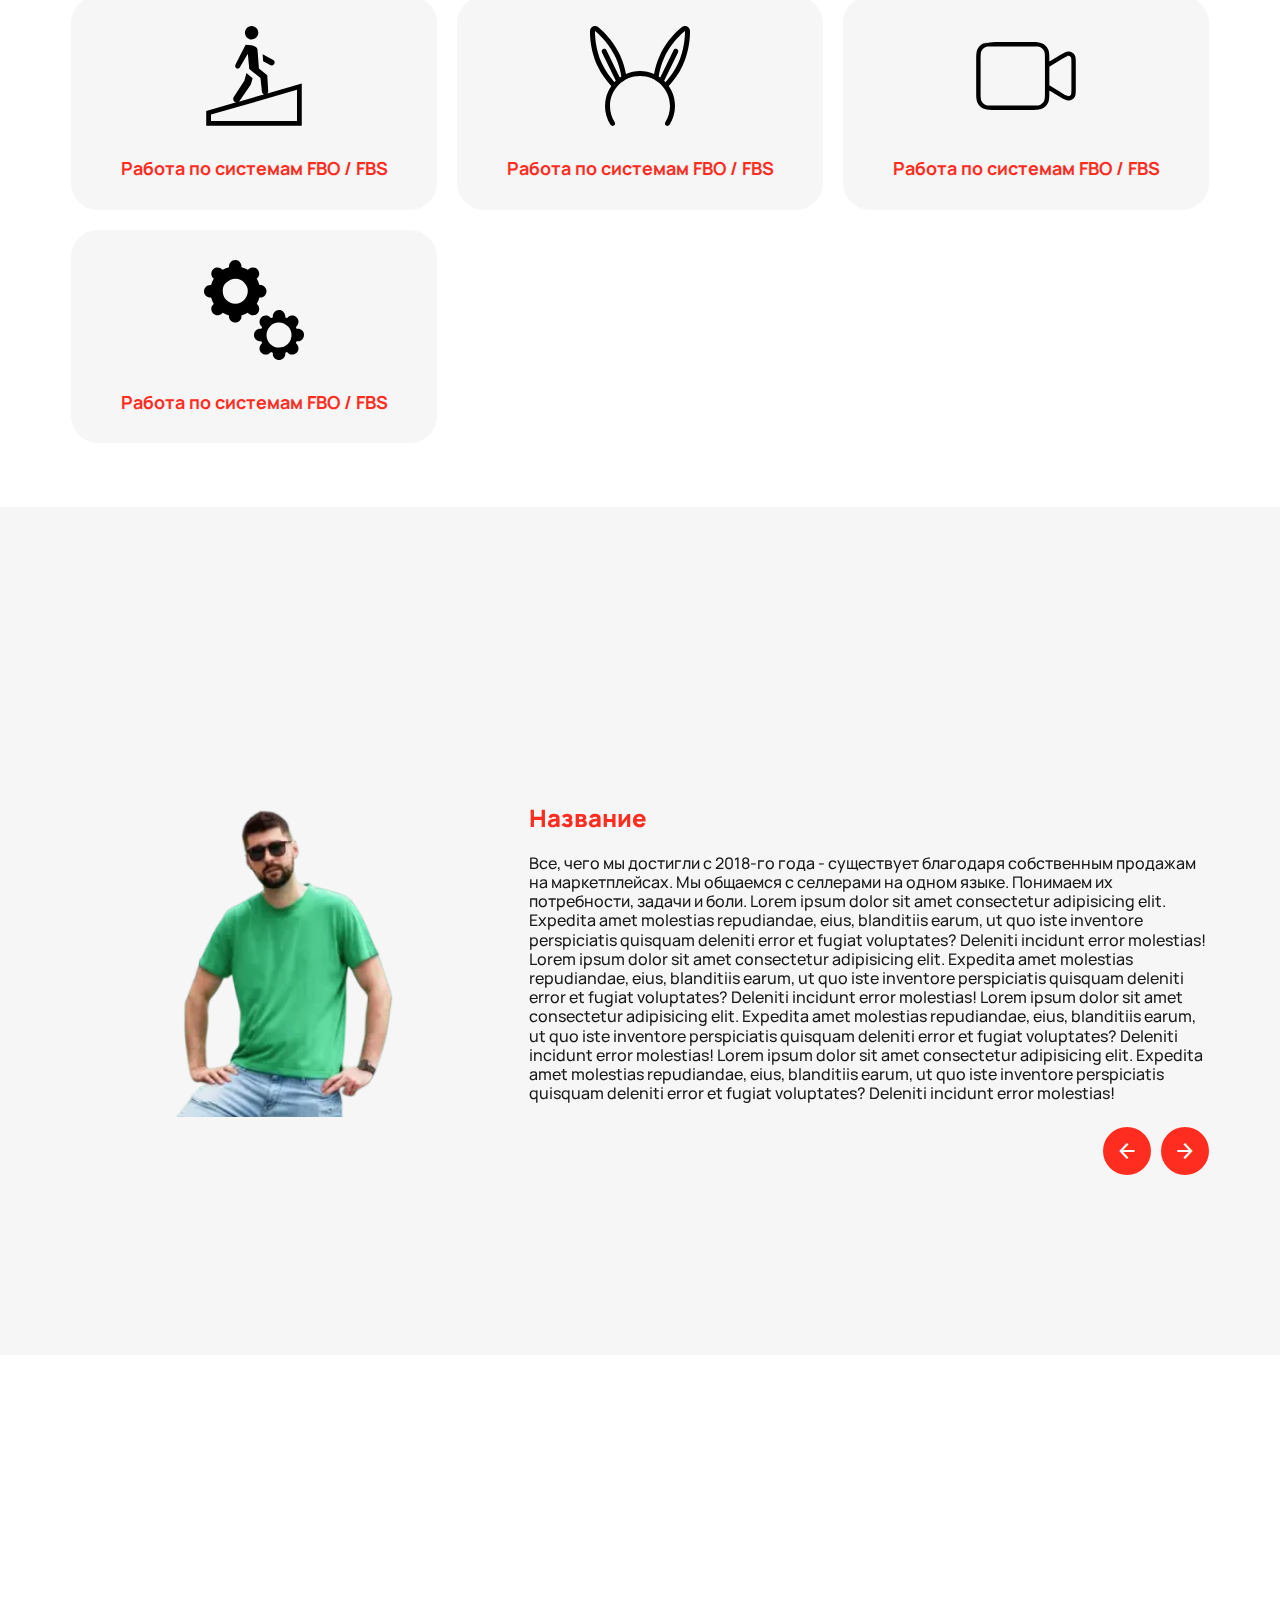
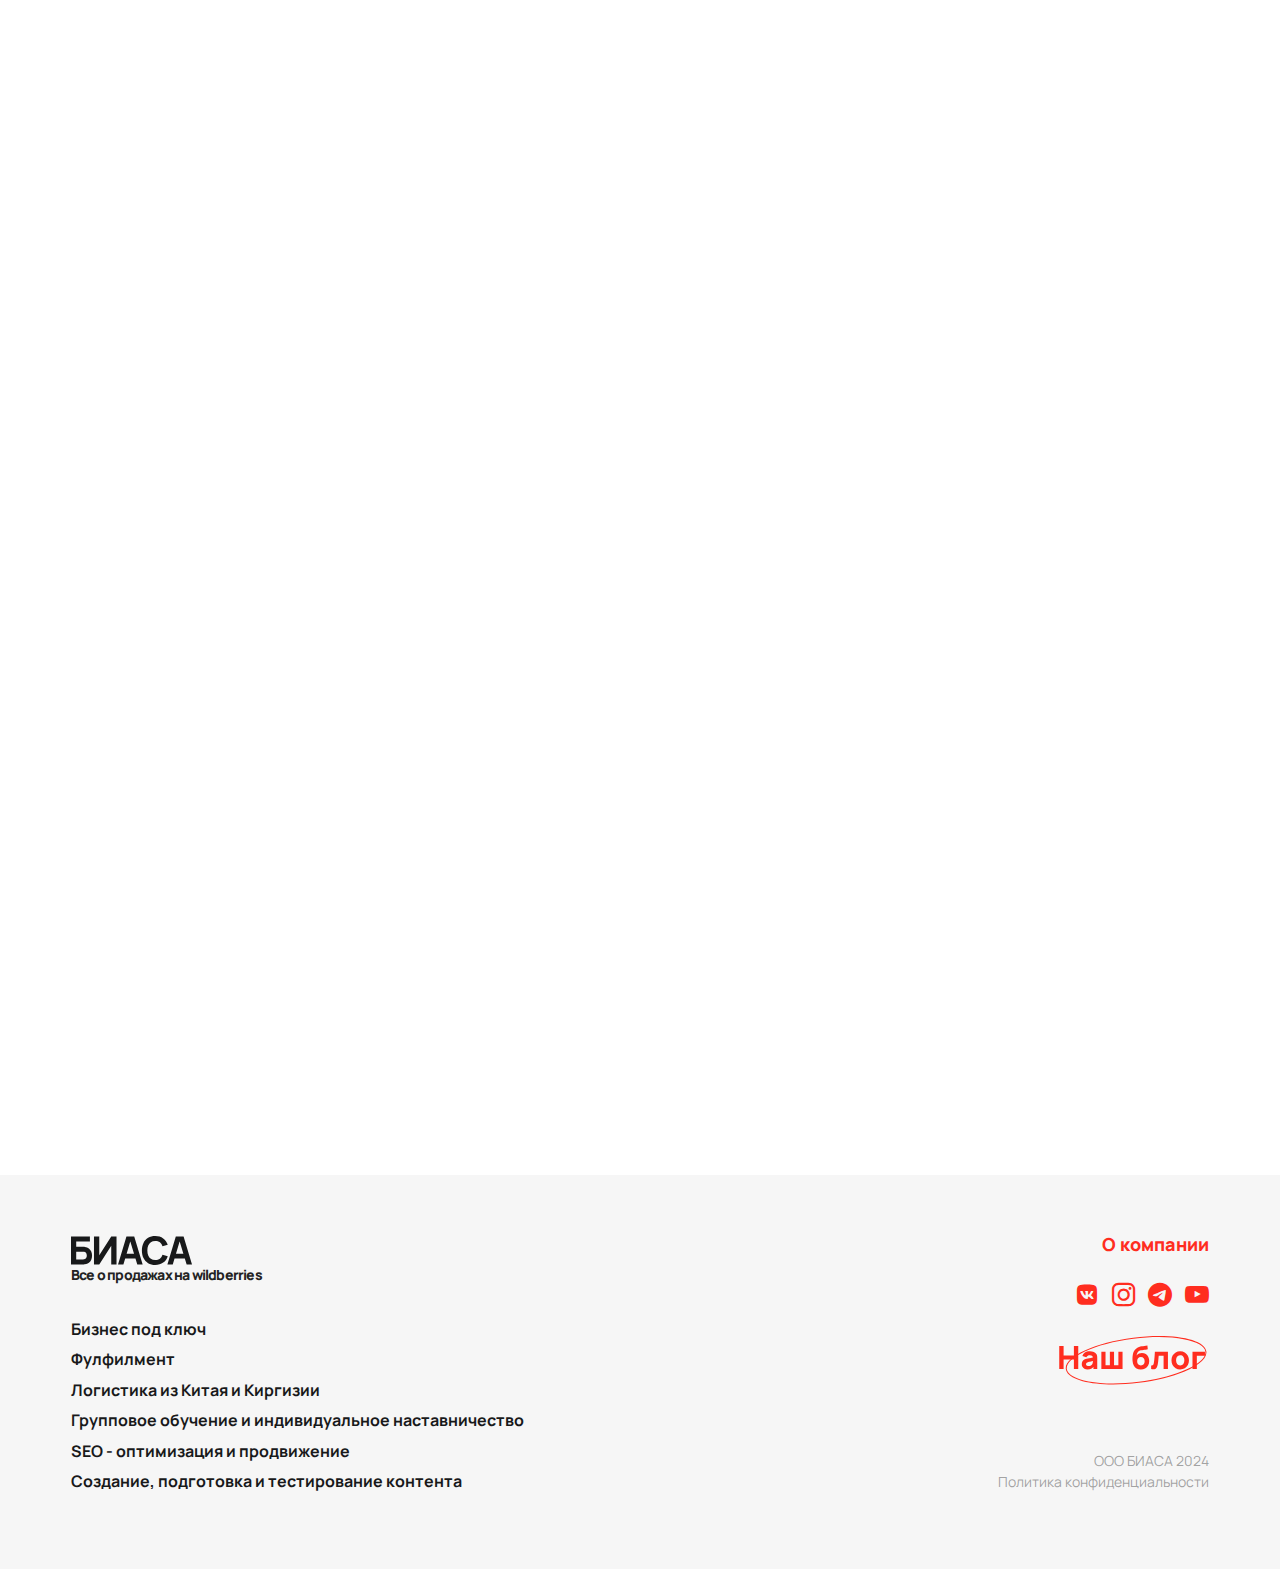
<file: fulfilment.html>
<!DOCTYPE html>
<html lang="ru">

<head>
	<title>Фулфилмент</title>
	<meta charset="UTF-8">
	<meta name="format-detection" content="telephone=no">
	<!-- <style>body{opacity: 0;}</style> -->
	<link rel="stylesheet" href="css/style.min.css?_v=20240426204657">
	<link rel="shortcut icon" href="favicon.ico">
	<!-- <meta name="robots" content="index, follow"> -->
	<!-- <meta name="title" content=""> -->
	<title></title>
	<meta name="description" content="">
	<meta name="keywords" content="">
	<meta name="viewport" content="width=device-width, initial-scale=1.0">
	<meta http-equiv="" content="3; url=index.html">
	<meta name="author" content="Чекасин Вячеслав Александрович">
	<meta name="copyright" lang="ru" content="Чекасин Вячеслав Александрович">
	<meta property="og:title" content="">
	<meta property="og:description" content="">
</head>

<body>
	<div class="wrapper">
		<header class="header" data-scroll-show data-scroll-show="1000">
			<div class="header__container">
				<a href="home.html" data-da=".menu__container,767.98,first" class="header__logo logo-header">
					<div class="logo-header__image -ibg -ibg__contain">
						<img src="img/logo.svg" alt="Логотип">
					</div>
					<span class="logo-header__text">мы и есть электронная коммерция</span>
				</a>
				<div class="header__nav header-nav">
					<nav data-da=".menu__pages,991.98,last" class="header-nav__list header-nav">
						<ul class="header-nav__list">
							<li class="header-nav__item"><a href="" class="header-nav__link">Услуги</a></li>
							<li class="header-nav__item"><a href="blog.html" class="header-nav__link">Блог</a></li>
							<li class="header-nav__item"><a href="" class="header-nav__link">О компании</a></li>
							<li class="header-nav__item"><a href="" class="header-nav__link">FAQ</a></li>
							<li class="header-nav__item"><a href="contacts.html" class="header-nav__link">Контакты</a></li>
						</ul>
					</nav>
					<div class="header__menu menu">
						<div class="menu__body">
							<div class="menu__container">
								<div class="menu__pages">
									<a href="" class="menu__pages-title">Главная страца</a>
								</div>
								<div class="menu__nav nav-menu">
									<div class="nav-menu__title">Услуги А</div>
									<ul class="nav-menu__list">
										<li class="nav-menu__item"><a href="" class="nav-menu__link _icon-header-arrow">Бизнес под ключ</a></li>
										<li class="nav-menu__item"><a href="" class="nav-menu__link _icon-header-arrow">Фулфилмент</a></li>
										<li class="nav-menu__item"><a href="" class="nav-menu__link _icon-header-arrow">Логистика из Китая и
												Киргизии</a>
										</li>
										<li class="nav-menu__item"><a href="" class="nav-menu__link _icon-header-arrow">Групповое обучение и
												индивидуальное наставничество</a>
										</li>
										<li class="nav-menu__item"><a href="" class="nav-menu__link _icon-header-arrow">SEO - оптимизация и
												продвижение</a></li>
										<li class="nav-menu__item"><a href="" class="nav-menu__link _icon-header-arrow">Создание, подготовка и
												тестирование контента</a></li>
									</ul>
								</div>
								<div class="menu__bottom bottom-menu">
									<a href="" class="bottom-menu__logo -ibg_contain">
										<img src="img/font_icons/blog.svg" alt="Картинка">
									</a>
									<div class="bottom-menu__content">
										<div class="bottom-menu__contacts contacts-menu">
											<div class="contacts-menu__socials">
												<a href="https://vk.com" target="_blank" rel="me" class="contacts-menu__social-link social-icon _icon-vk"></a>
												<a href="https://instagram.com" target="_blank" rel="me" class="contacts-menu__social-link social-icon _icon-instagram1"></a>
												<a href="https://t.me" rel="me" target="_blank" class="contacts-menu__social-link social-icon _icon-telegram"></a>
												<a href="https://youtube.com" target="_blank" rel="me" class="contacts-menu__social-link social-icon _icon-youtube"></a>
											</div>
											<div class="contacts-menu__links">
												<a href="tel:70000000000" class="contacts-menu__link">+7 (000) 000 - 00 -00</a>
												<a href="mailto:Biasa@contact" class="contacts-menu__link">Biasa@contact</a>
											</div>
										</div>
									</div>
								</div>
							</div>
						</div>
					</div>
				</div>
				<div class="header__buttons buttons-header">
					<a href="" class="button button_secondary buttons-header__contact-us">Связаться</a>
					<button type="button" class="menu__btn buttons-header__menu-btn">
						<div class="icon-menu">
							<span></span>
						</div>
						<div class="menu__text">Меню сайта</div>
					</button>
				</div>
			</div>
		</header>
		<main class="page page-fullfilment">
			<section class="page__service-hero hero-service">
				<div class="hero-service__container">
					<div class="hero-service__wrap">
						<div class="hero-service__content">
							<div class="hero-service__text-wrap">
								<h2 class="hero-service__title">Фулфилмент</h2>
								<h2 class="hero-service__sub-title">Предпродажная подготовка товара</h2>
								<p class="hero-service__text">
									Одно из основных преимуществ работы с фулфилментом БИАСА в истории
									становления данного направления. Являясь селлерами с 2018 года и работая с огромным количеством
									различных
									категорий товаров, мы сформировали большой опыт и понимание нюансов в предпродажной подготовке товара.
									Наш
									опыт, наработки и быстрые реакции на изменения работы площадок помогает нашим клиентам.
								</p>
							</div>
							<div class="hero-service__button">
								<a href="" class="hero-service__button button button_additional">Связаться</a>
							</div>
						</div>
						<div class="hero-service__image -ibg_contain">
							<picture><source data-srcset="img/fullfilment/hero.webp" srcset="[data-uri]" type="image/webp"><img src="[data-uri]"  data-src="img/fullfilment/hero.png" alt="Картинка"></picture>
						</div>
					</div>
				</div>
			</section>
			<section class="page-fullfilment__advantages advantages-fullfilment" data-watch data-watch-threshold="0.2">
				<div class="advantages-fullfilment__container">
					<h2 class="advantages-fullfilment__title _title _title_big">Преимущества и особенности</h2>
					<div class="advantages-fullfilment__items">
						<div class="advantages-fullfilment__item">
							<div class="advantages-fullfilment__icon -ibg_contain">
								<img data-src="img/fullfilment/advantages/1.svg" alt="Иконка">
							</div>
							<div class="advantages-fullfilment__text">Работа по системам FBO / FBS</div>
						</div>
						<div class="advantages-fullfilment__item">
							<div class="advantages-fullfilment__icon -ibg_contain">
								<img data-src="img/fullfilment/advantages/2.svg" alt="Иконка">
							</div>
							<div class="advantages-fullfilment__text">Работа по системам FBO / FBS</div>
						</div>
						<div class="advantages-fullfilment__item">
							<div class="advantages-fullfilment__icon -ibg_contain">
								<img data-src="img/fullfilment/advantages/3.svg" alt="Иконка">
							</div>
							<div class="advantages-fullfilment__text">Работа по системам FBO / FBS</div>
						</div>
						<div class="advantages-fullfilment__item">
							<div class="advantages-fullfilment__icon -ibg_contain">
								<img data-src="img/fullfilment/advantages/4.svg" alt="Иконка">
							</div>
							<div class="advantages-fullfilment__text">Работа по системам FBO / FBS</div>
						</div>
						<div class="advantages-fullfilment__item">
							<div class="advantages-fullfilment__icon -ibg_contain">
								<img data-src="img/fullfilment/advantages/5.svg" alt="Иконка">
							</div>
							<div class="advantages-fullfilment__text">Работа по системам FBO / FBS</div>
						</div>
						<div class="advantages-fullfilment__item">
							<div class="advantages-fullfilment__icon -ibg_contain">
								<img data-src="img/fullfilment/advantages/6.svg" alt="Иконка">
							</div>
							<div class="advantages-fullfilment__text">Работа по системам FBO / FBS</div>
						</div>
						<div class="advantages-fullfilment__item">
							<div class="advantages-fullfilment__icon -ibg_contain">
								<img data-src="img/fullfilment/advantages/7.svg" alt="Иконка">
							</div>
							<div class="advantages-fullfilment__text">Работа по системам FBO / FBS</div>
						</div>
						<div class="advantages-fullfilment__item">
							<div class="advantages-fullfilment__icon -ibg_contain">
								<img data-src="img/fullfilment/advantages/8.svg" alt="Иконка">
							</div>
							<div class="advantages-fullfilment__text">Работа по системам FBO / FBS</div>
						</div>
						<div class="advantages-fullfilment__item">
							<div class="advantages-fullfilment__icon -ibg_contain">
								<img data-src="img/fullfilment/advantages/9.svg" alt="Иконка">
							</div>
							<div class="advantages-fullfilment__text">Работа по системам FBO / FBS</div>
						</div>
						<div class="advantages-fullfilment__item">
							<div class="advantages-fullfilment__icon -ibg_contain">
								<img data-src="img/fullfilment/advantages/10.svg" alt="Иконка">
							</div>
							<div class="advantages-fullfilment__text">Работа по системам FBO / FBS</div>
						</div>
						<div class="advantages-fullfilment__item">
							<div class="advantages-fullfilment__icon -ibg_contain">
								<img data-src="img/fullfilment/advantages/11.svg" alt="Иконка">
							</div>
							<div class="advantages-fullfilment__text">Работа по системам FBO / FBS</div>
						</div>
						<div class="advantages-fullfilment__item">
							<div class="advantages-fullfilment__icon -ibg_contain">
								<img data-src="img/fullfilment/advantages/12.svg" alt="Иконка">
							</div>
							<div class="advantages-fullfilment__text">Работа по системам FBO / FBS</div>
						</div>
						<div class="advantages-fullfilment__item">
							<div class="advantages-fullfilment__icon -ibg_contain">
								<img data-src="img/fullfilment/advantages/13.svg" alt="Иконка">
							</div>
							<div class="advantages-fullfilment__text">Работа по системам FBO / FBS</div>
						</div>
					</div>
				</div>
			</section>
			<section class="page-fullfilment__cases cases-fullfilment" data-watch data-watch-threshold="0.2">
				<div class="cases-fullfilment__container">
					<h2 class="cases-fullfilment__title _title _title_big">Преимущества работы с нами</h2>
					<!-- Оболочка слайдера -->
					<div class="case-slider cases-fullfilment__slider swiper">
						<!-- Двигающееся часть слайдера -->
						<div class="case-slider__wrapper swiper-wrapper">
							<!-- Слайд -->
							<div class="case-slider__slide swiper-slide">
								<div class="-ibg_contain case-slider__image" data-swiper-parallax="-200">
									<picture><source data-srcset="img/home/1.webp" srcset="[data-uri]" type="image/webp"><img src="[data-uri]"  data-src="img/home/1.png" alt="Картинка"></picture>
								</div>
								<div class="case-slider__content">
									<div class="case-slider__title" data-swiper-parallax="-150">Название</div>
									<div class="case-slider__text" data-swiper-parallax="-200">
										Все, чего мы достигли с 2018-го года - существует благодаря
										собственным продажам на маркетплейсах. Мы общаемся с селлерами на одном языке. Понимаем их
										потребности, задачи и боли.

										Lorem ipsum dolor sit amet consectetur adipisicing elit. Expedita amet molestias repudiandae, eius,
										blanditiis earum, ut quo iste inventore perspiciatis quisquam deleniti error et fugiat voluptates?
										Deleniti incidunt error molestias!
										Lorem ipsum dolor sit amet consectetur adipisicing elit. Expedita amet molestias repudiandae, eius,
										blanditiis earum, ut quo iste inventore perspiciatis quisquam deleniti error et fugiat voluptates?
										Deleniti incidunt error molestias!
										Lorem ipsum dolor sit amet consectetur adipisicing elit. Expedita amet molestias repudiandae, eius,
										blanditiis earum, ut quo iste inventore perspiciatis quisquam deleniti error et fugiat voluptates?
										Deleniti incidunt error molestias!
										Lorem ipsum dolor sit amet consectetur adipisicing elit. Expedita amet molestias repudiandae, eius,
										blanditiis earum, ut quo iste inventore perspiciatis quisquam deleniti error et fugiat voluptates?
										Deleniti incidunt error molestias!
									</div>
								</div>
							</div>
							<div class="case-slider__slide swiper-slide">
								<div class="-ibg_contain case-slider__image" data-swiper-parallax="-200">
									<picture><source data-srcset="img/home/1.webp" srcset="[data-uri]" type="image/webp"><img src="[data-uri]"  data-src="img/home/1.png" alt="Картинка"></picture>
								</div>
								<div class="case-slider__content">
									<div class="case-slider__title" data-swiper-parallax="-150">Название</div>
									<div class="case-slider__text" data-swiper-parallax="-200">
										Все, чего мы достигли с 2018-го года - существует благодаря
										собственным продажам на маркетплейсах. Мы общаемся с селлерами на одном языке. Понимаем их
										потребности, задачи и боли.

										Lorem ipsum dolor sit amet consectetur adipisicing elit. Expedita amet molestias repudiandae, eius,
										blanditiis earum, ut quo iste inventore perspiciatis quisquam deleniti error et fugiat voluptates?
										Deleniti incidunt error molestias!
										Lorem ipsum dolor sit amet consectetur adipisicing elit. Expedita amet molestias repudiandae, eius,
										blanditiis earum, ut quo iste inventore perspiciatis quisquam deleniti error et fugiat voluptates?
										Deleniti incidunt error molestias!
										Lorem ipsum dolor sit amet consectetur adipisicing elit. Expedita amet molestias repudiandae, eius,
										blanditiis earum, ut quo iste inventore perspiciatis quisquam deleniti error et fugiat voluptates?
										Deleniti incidunt error molestias!
										Lorem ipsum dolor sit amet consectetur adipisicing elit. Expedita amet molestias repudiandae, eius,
										blanditiis earum, ut quo iste inventore perspiciatis quisquam deleniti error et fugiat voluptates?
										Deleniti incidunt error molestias!
									</div>
								</div>
							</div>
							<div class="case-slider__slide swiper-slide">
								<div class="-ibg_contain case-slider__image" data-swiper-parallax="-200">
									<picture><source data-srcset="img/home/1.webp" srcset="[data-uri]" type="image/webp"><img src="[data-uri]"  data-src="img/home/1.png" alt="Картинка"></picture>
								</div>
								<div class="case-slider__content">
									<div class="case-slider__title" data-swiper-parallax="-150">Название</div>
									<div class="case-slider__text" data-swiper-parallax="-200">
										Все, чего мы достигли с 2018-го года - существует благодаря
										собственным продажам на маркетплейсах. Мы общаемся с селлерами на одном языке. Понимаем их
										потребности, задачи и боли.

										Lorem ipsum dolor sit amet consectetur adipisicing elit. Expedita amet molestias repudiandae, eius,
										blanditiis earum, ut quo iste inventore perspiciatis quisquam deleniti error et fugiat voluptates?
										Deleniti incidunt error molestias!
										Lorem ipsum dolor sit amet consectetur adipisicing elit. Expedita amet molestias repudiandae, eius,
										blanditiis earum, ut quo iste inventore perspiciatis quisquam deleniti error et fugiat voluptates?
										Deleniti incidunt error molestias!
										Lorem ipsum dolor sit amet consectetur adipisicing elit. Expedita amet molestias repudiandae, eius,
										blanditiis earum, ut quo iste inventore perspiciatis quisquam deleniti error et fugiat voluptates?
										Deleniti incidunt error molestias!
										Lorem ipsum dolor sit amet consectetur adipisicing elit. Expedita amet molestias repudiandae, eius,
										blanditiis earum, ut quo iste inventore perspiciatis quisquam deleniti error et fugiat voluptates?
										Deleniti incidunt error molestias!
									</div>
								</div>
							</div>
						</div>
						<!-- Если нужна навигация (влево/вправо) -->
						<div class="case-slider__navigation">
							<button type="button" class="swiper-button-prev _icon-arrow swiper-btn"></button>
							<button type="button" class="swiper-button-next _icon-arrow swiper-btn"></button>
						</div>
					</div>
				</div>
			</section>
			<section class="page__faq faq" data-watch data-watch-once data-watch-threshold="0.2">
				<div class="faq__container">
					<h2 class="faq__title _title _title_big">FAQ:</h2>
					<div data-spollers class="spollers">
						<div class="spollers__item _animated">
							<button type="button" data-spoller class="spollers__title">Сколько стоит упаковка?</button>
							<div class="spollers__body">
								Мы пришли к единому знаменателю на упаковку. Все действия с товаром объединены
								в общей стоимости на 1 единицу. В зависимости от технического задания, в среднем цена коллеблется от 40
								до 60 рублей ПОД КЛЮЧ
								Сюда входит: Приемка, пересчет, первичная проверка на брак, упаковка в пленку, оклейка этикетками,
								сборка в короба, создание поставки на портале
							</div>
						</div>
						<div class="spollers__item _animated">
							<button type="button" data-spoller class="spollers__title">Сроки упаковки товара</button>
							<div class="spollers__body">
								Мы пришли к единому знаменателю на упаковку. Все действия с товаром объединены
								в общей стоимости на 1 единицу. В зависимости от технического задания, в среднем цена коллеблется от 40
								до 60 рублей ПОД КЛЮЧ
								Сюда входит: Приемка, пересчет, первичная проверка на брак, упаковка в пленку, оклейка этикетками,
								сборка в короба, создание поставки на портале
							</div>
						</div>
						<div class="spollers__item _animated">
							<button type="button" data-spoller class="spollers__title">Осуществляете ли вы забор товара</button>
							<div class="spollers__body">
								Мы пришли к единому знаменателю на упаковку. Все действия с товаром объединены
								в общей стоимости на 1 единицу. В зависимости от технического задания, в среднем цена коллеблется от 40
								до 60 рублей ПОД КЛЮЧ
								Сюда входит: Приемка, пересчет, первичная проверка на брак, упаковка в пленку, оклейка этикетками,
								сборка в короба, создание поставки на портале
							</div>
						</div>
						<div class="spollers__item _animated">
							<button type="button" data-spoller class="spollers__title">Как часто происходят отгрузки?</button>
							<div class="spollers__body">
								Мы пришли к единому знаменателю на упаковку. Все действия с товаром объединены
								в общей стоимости на 1 единицу. В зависимости от технического задания, в среднем цена коллеблется от 40
								до 60 рублей ПОД КЛЮЧ
								Сюда входит: Приемка, пересчет, первичная проверка на брак, упаковка в пленку, оклейка этикетками,
								сборка в короба, создание поставки на портале
							</div>
						</div>
						<div class="spollers__item _animated">
							<button type="button" data-spoller class="spollers__title">Работаете ли вы по договору?</button>
							<div class="spollers__body">
								Мы пришли к единому знаменателю на упаковку. Все действия с товаром объединены
								в общей стоимости на 1 единицу. В зависимости от технического задания, в среднем цена коллеблется от 40
								до 60 рублей ПОД КЛЮЧ
								Сюда входит: Приемка, пересчет, первичная проверка на брак, упаковка в пленку, оклейка этикетками,
								сборка в короба, создание поставки на портале
							</div>
						</div>
						<div class="spollers__item _animated">
							<button type="button" data-spoller class="spollers__title">Адресное хранение?</button>
							<div class="spollers__body">
								Мы пришли к единому знаменателю на упаковку. Все действия с товаром объединены
								в общей стоимости на 1 единицу. В зависимости от технического задания, в среднем цена коллеблется от 40
								до 60 рублей ПОД КЛЮЧ
								Сюда входит: Приемка, пересчет, первичная проверка на брак, упаковка в пленку, оклейка этикетками,
								сборка в короба, создание поставки на портале
							</div>
						</div>
					</div>
				</div>
			</section>
			<section class="page__other other" data-watch data-watch-threshold="0.2">
				<div class="other__container">
					<h2 class="other__title _title _title_big">Остальные услуги:</h2>
					<div class="other__items">
						<div class="other__item _animated">
							<a href="" class="other__title">
								Логистика из Китая и Киргизии
							</a>
							<a href="" class="other__button button">Перейти</a>
						</div>
						<div class="other__item _animated">
							<a href="" class="other__title">
								Фулфилмент
							</a>
							<a href="" class="other__button button">Перейти</a>
						</div>
						<div class="other__item _animated">
							<a href="" class="other__title">
								SEO - оптимизация и продвижение
							</a>
							<a href="" class="other__button button">Перейти</a>
						</div>
						<div class="other__item _animated">
							<a href="" class="other__title">
								Создание, подготовка и тестирование контента
							</a>
							<a href="" class="other__button button">Перейти</a>
						</div>
						<div class="other__item _animated">
							<a href="" class="other__title">
								Бизнес под ключ
							</a>
							<a href="" class="other__button button">Перейти</a>
						</div>
					</div>
				</div>
			</section>
		</main>
		<footer class="footer">
			<div class="footer__container">
				<div class="footer__content">
					<a href="home.html" class="footer__logo">
						<div class="footer__logo-image -ibg">
							<img src="img/logo.svg" alt="Логотип">
						</div>
						<span>Все о продажах на wildberries</span>
					</a>
					<nav class="menu-footer">
						<ul class="menu-footer__list">
							<li class="menu-footer__item"><a href="" class="menu-footer__link">Бизнес под ключ</a></li>
							<li class="menu-footer__item"><a href="" class="menu-footer__link">Фулфилмент</a></li>
							<li class="menu-footer__item"><a href="" class="menu-footer__link">Логистика из Китая и Киргизии</a></li>
							<li class="menu-footer__item"><a href="" class="menu-footer__link">Групповое обучение и индивидуальное наставничество</a></li>
							<li class="menu-footer__item"><a href="" class="menu-footer__link">SEO - оптимизация и продвижение</a></li>
							<li class="menu-footer__item"><a href="" class="menu-footer__link">Создание, подготовка и тестирование контента</a></li>
						</ul>
					</nav>
				</div>
				<div class="footer__about footer-about">
					<div class="footer-about__content">
						<a href="" class="footer-about__title">О компании</a>
						<div class="footer-about__socials">
							<a href="https://vk.com" target="_blank" rel="me" class="footer-about__social-link social-icon _icon-vk"></a>
							<a href="https://instagram.com" target="_blank" rel="me" class="footer-about__social-link social-icon _icon-instagram1"></a>
							<a href="https://t.me" rel="me" target="_blank" class="footer-about__social-link social-icon _icon-telegram"></a>
							<a href="https://youtube.com" target="_blank" rel="me" class="footer-about__social-link social-icon _icon-youtube"></a>
						</div>
						<a href="" class="footer-about__logo -ibg">
							<img src="img/font_icons/blog.svg" alt="">
						</a>
					</div>
					<div class="footer-about__more">
						<span class="footer-about__more-item">ООО БИАСА 2024</span>
						<a href="" class="footer-about__more-item">Политика конфиденциальности</a>
					</div>
				</div>
			</div>
		</footer>
	</div>
	<!-- <div id="popup" aria-hidden="true" aria-labelledby="dialog-title" class="popup">
	<div class="popup__wrapper">
		<div class="popup__content">
			<button data-close type="button" class="popup__close">Закрыть</button>
			<div class="popup__text">
				Text
			</div>
		</div>
	</div>
</div>
<div id="form-sended" aria-hidden="true" class="popup">
	<div class="popup__wrapper">
		<div class="popup__content">
			<button data-close type="button" class="popup__close">Закрыть</button>
			<div class="popup__text">
				Мы получили ваше сообщение и в ближайшее время свяжемся с вами!
			</div>
		</div>
	</div>
</div> -->
	<script src="js/app.min.js?_v=20240426204657"></script>
</body>

</html>
</file>
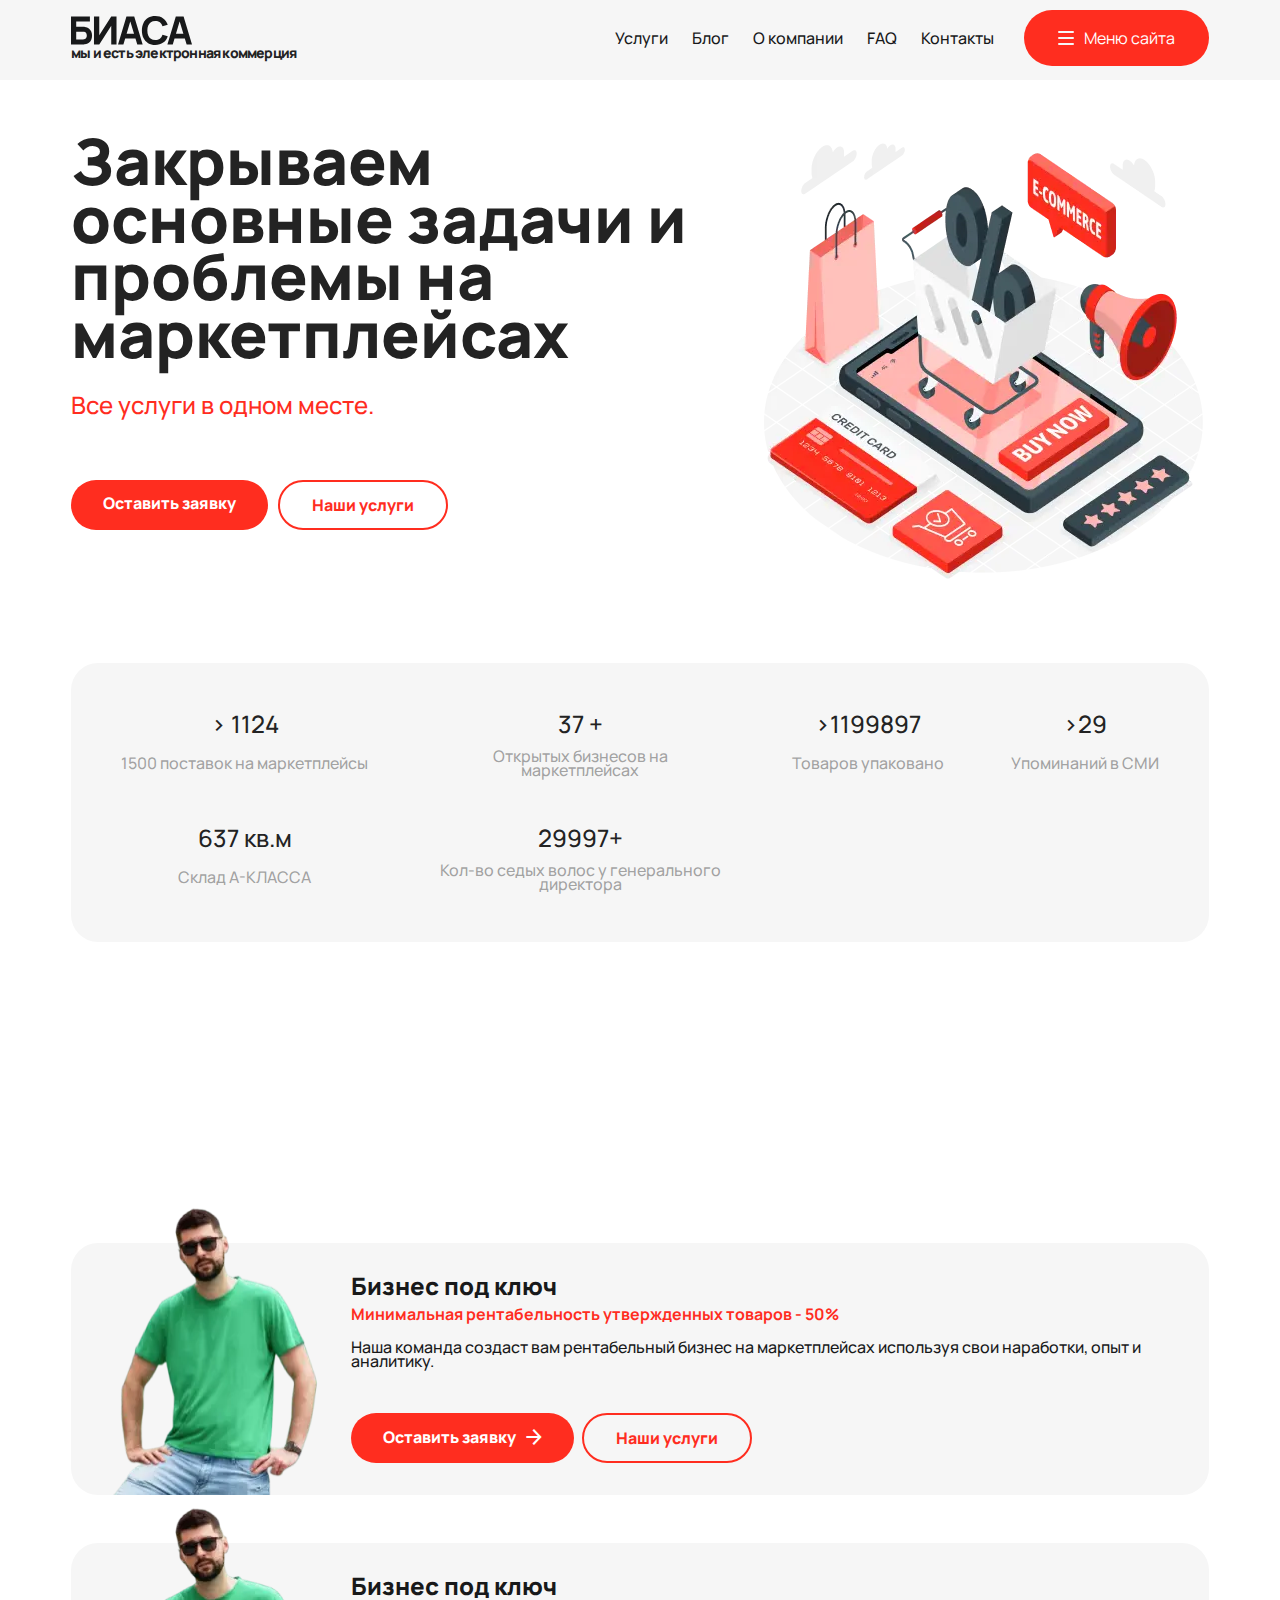
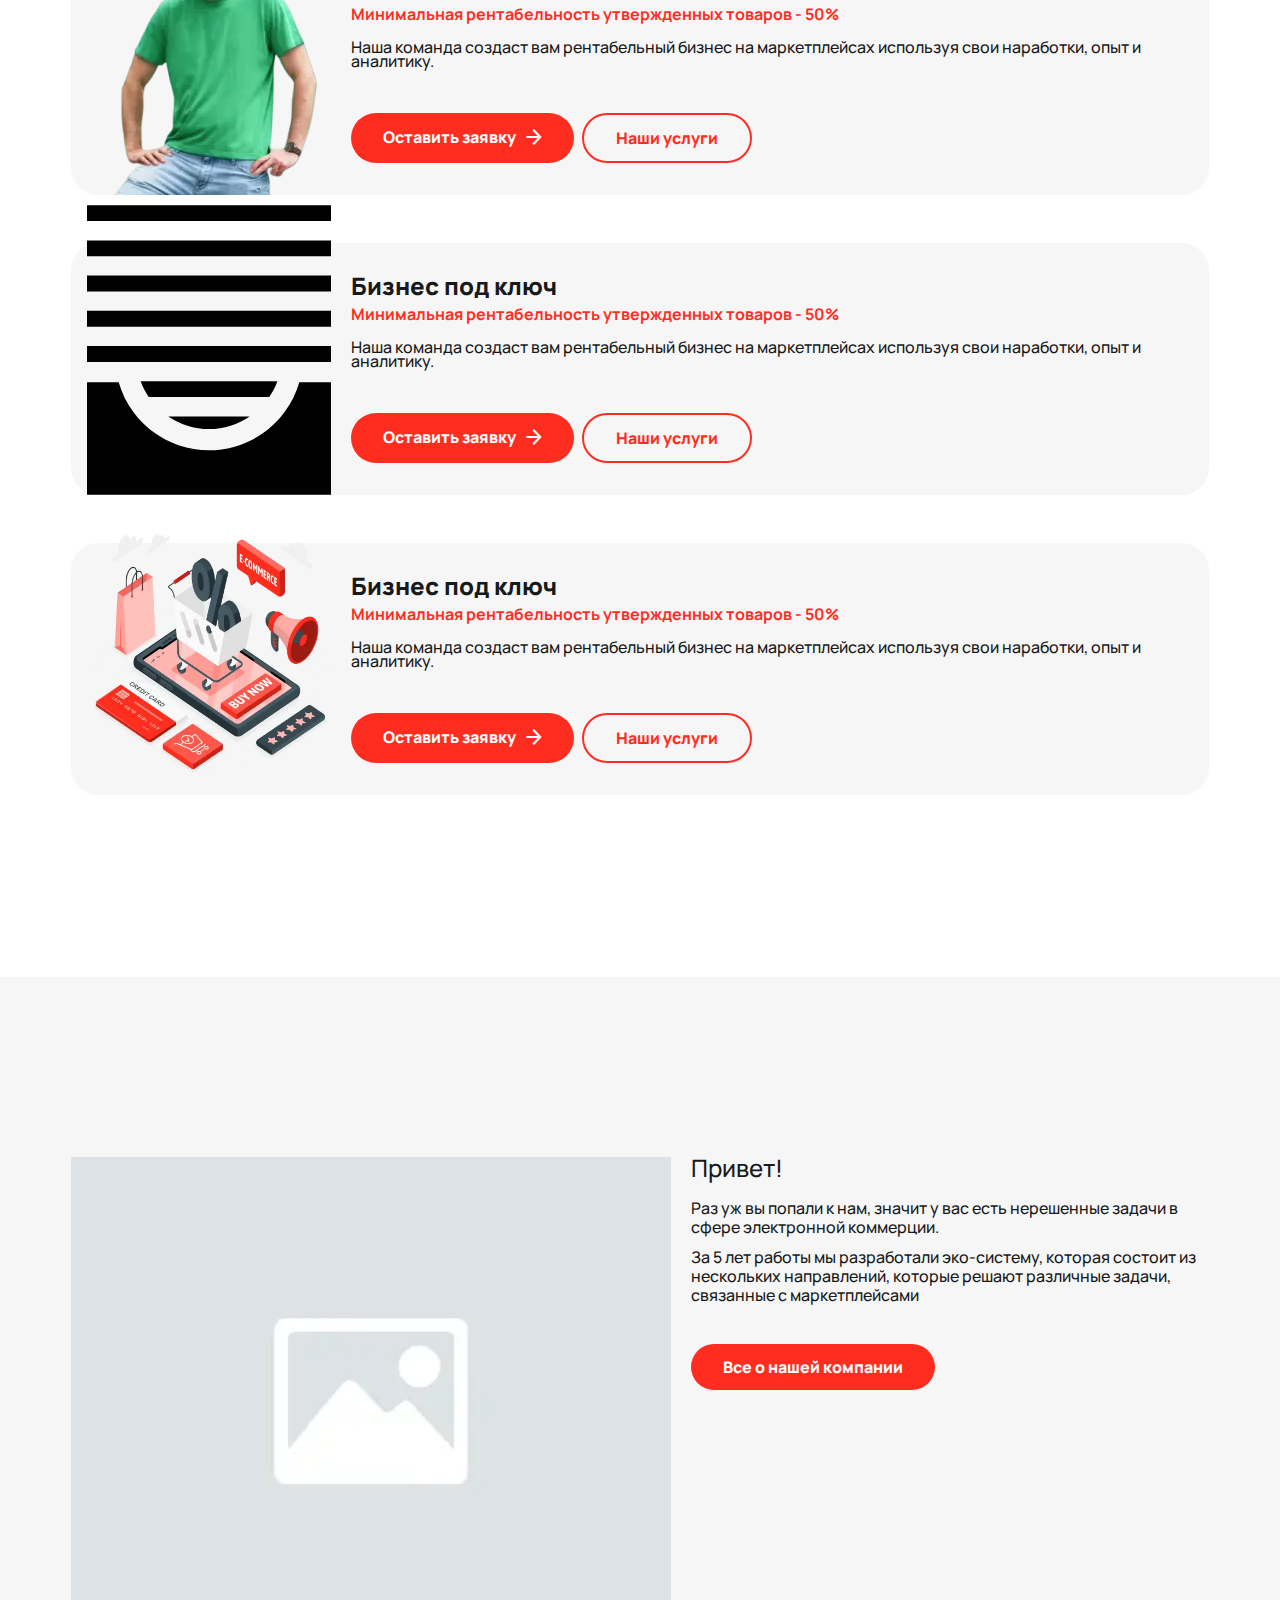
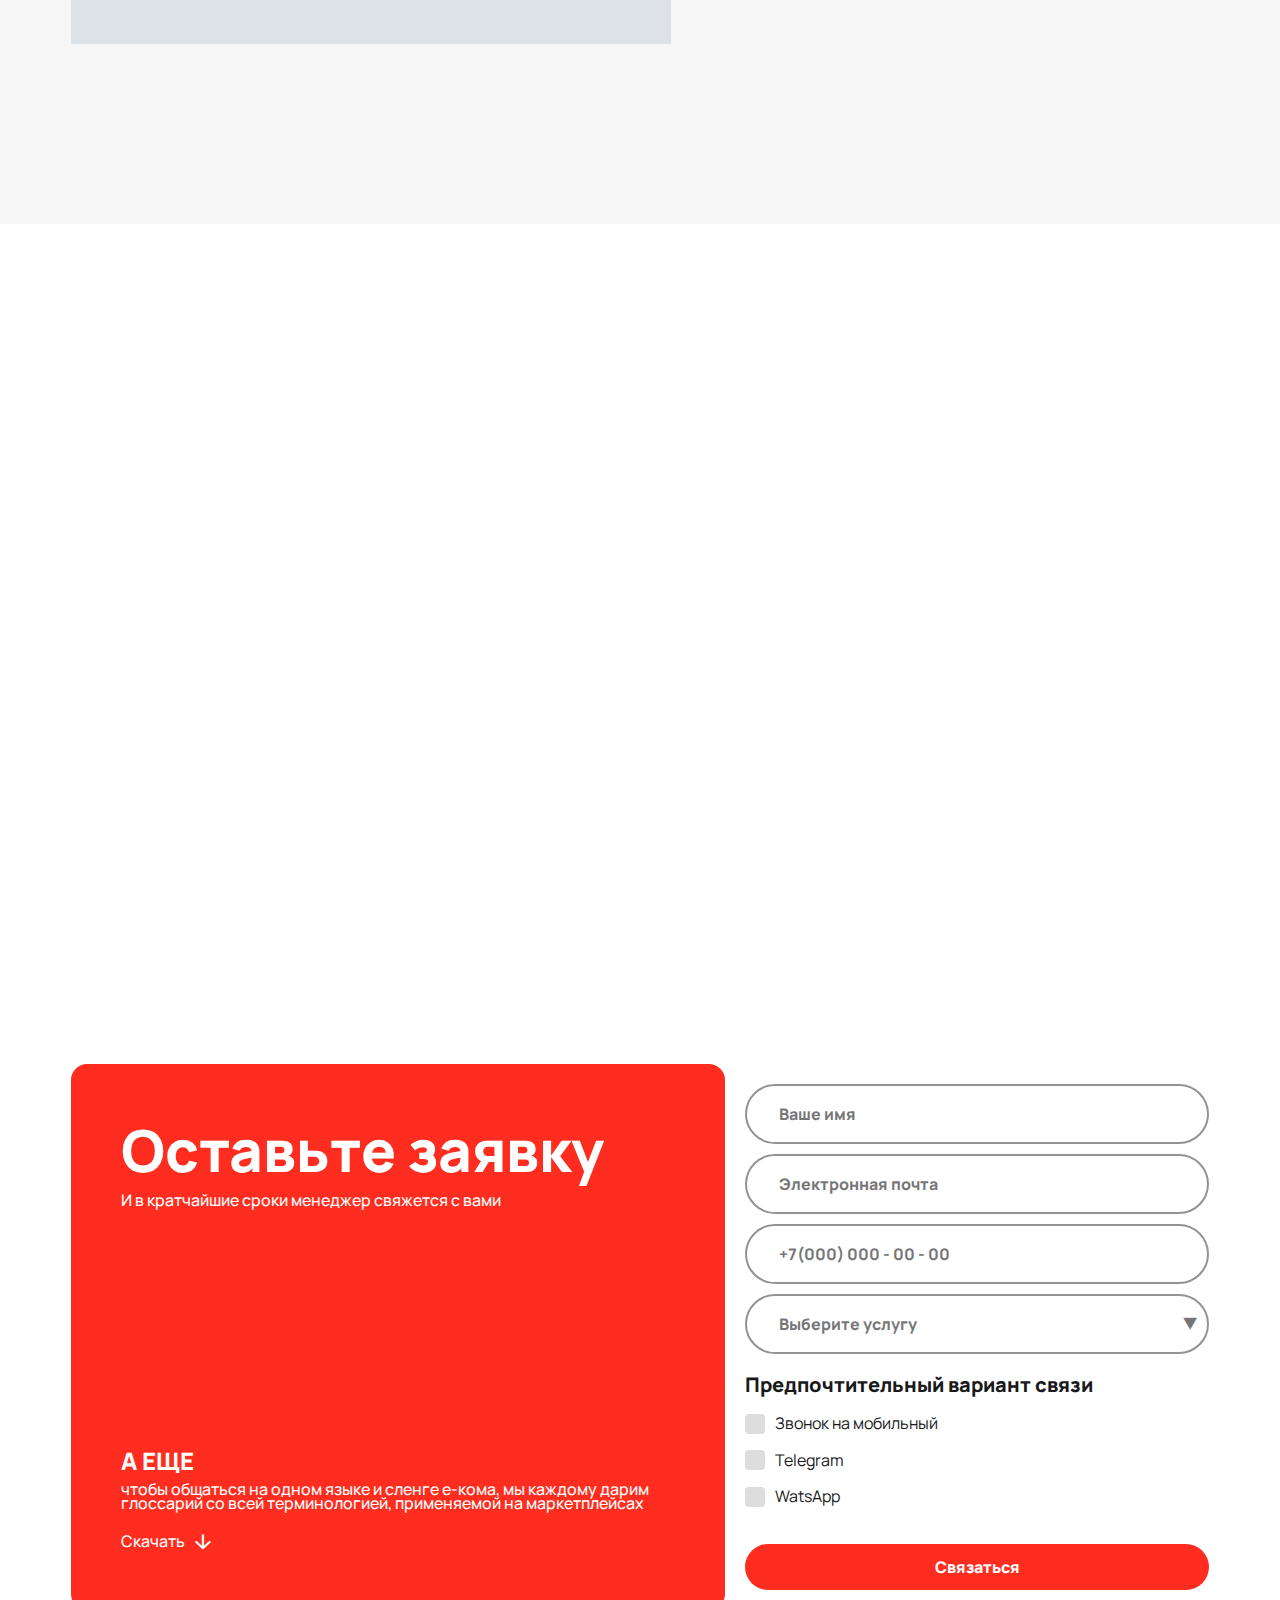
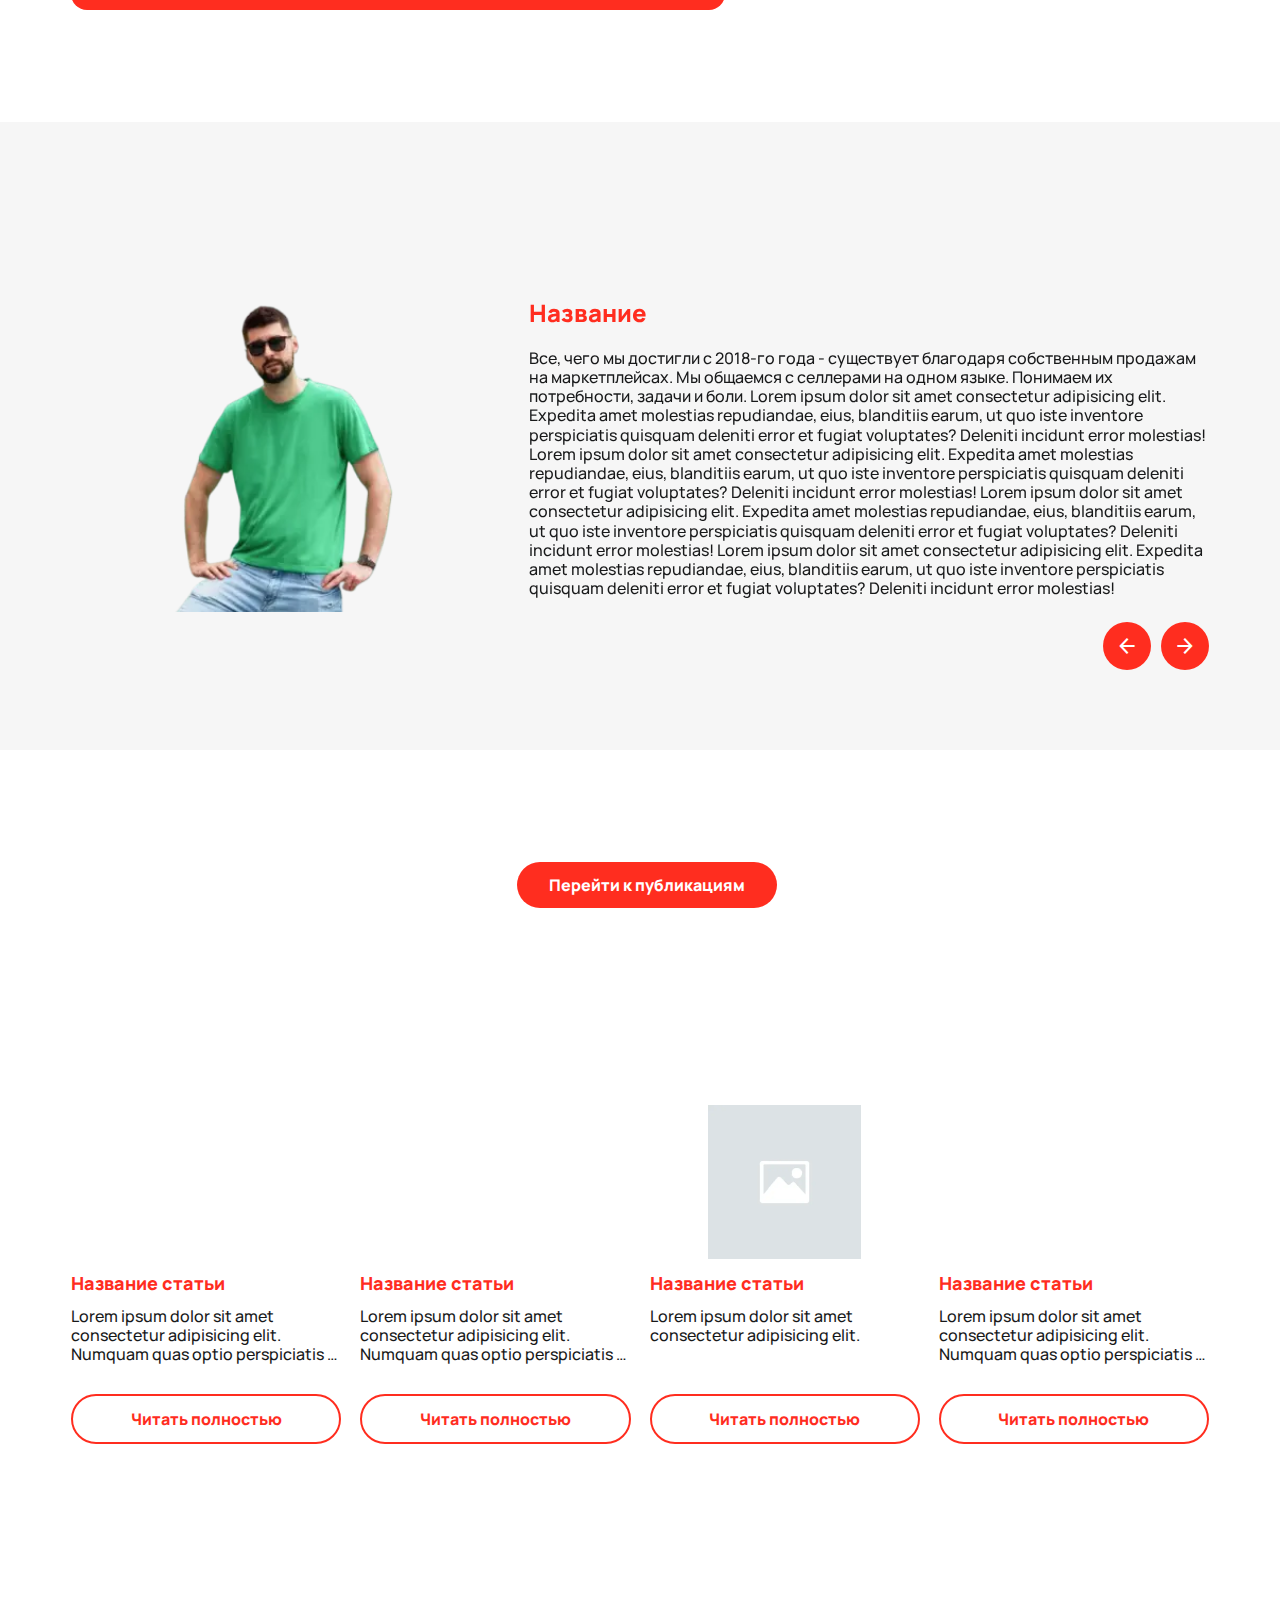
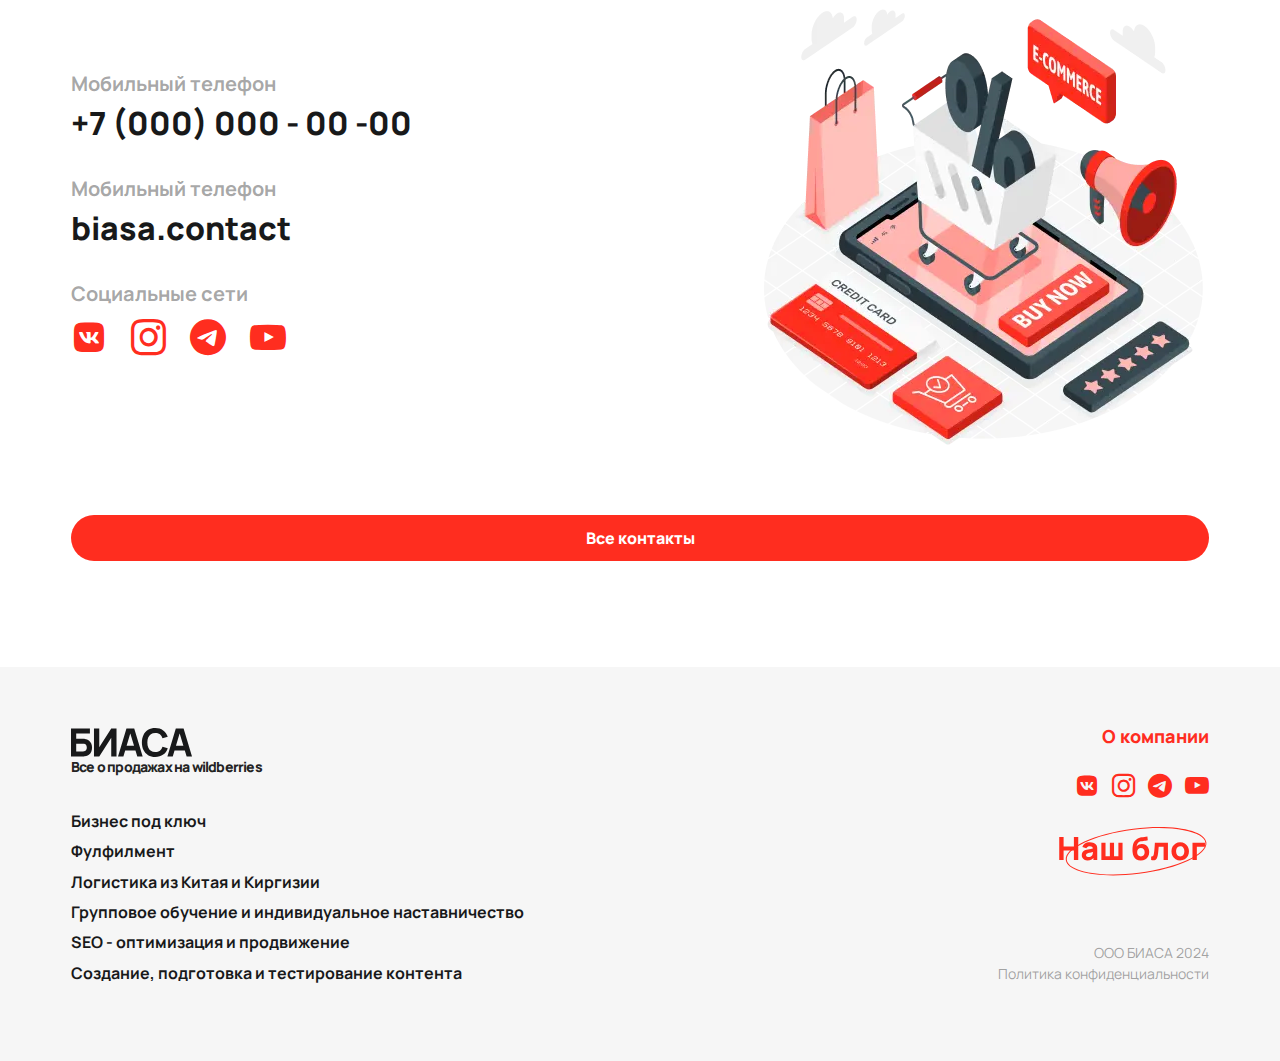
<file: home.html>
<!DOCTYPE html>
<html lang="ru">

<head>
	<title>Главная</title>
	<meta charset="UTF-8">
	<meta name="format-detection" content="telephone=no">
	<!-- <style>body{opacity: 0;}</style> -->
	<link rel="stylesheet" href="css/style.min.css?_v=20240426204657">
	<link rel="shortcut icon" href="favicon.ico">
	<!-- <meta name="robots" content="index, follow"> -->
	<!-- <meta name="title" content=""> -->
	<title></title>
	<meta name="description" content="">
	<meta name="keywords" content="">
	<meta name="viewport" content="width=device-width, initial-scale=1.0">
	<meta http-equiv="" content="3; url=index.html">
	<meta name="author" content="Чекасин Вячеслав Александрович">
	<meta name="copyright" lang="ru" content="Чекасин Вячеслав Александрович">
	<meta property="og:title" content="">
	<meta property="og:description" content="">
</head>
<script src="" defer></script>

<!-- <div class="preloader"><img src="img/sample.gif" alt=""></div> -->

<body>
	<div class="wrapper">
		<header class="header" data-scroll-show data-scroll-show="1000">
			<div class="header__container">
				<a href="home.html" data-da=".menu__container,767.98,first" class="header__logo logo-header">
					<div class="logo-header__image -ibg -ibg__contain">
						<img src="img/logo.svg" alt="Логотип">
					</div>
					<span class="logo-header__text">мы и есть электронная коммерция</span>
				</a>
				<div class="header__nav header-nav">
					<nav data-da=".menu__pages,991.98,last" class="header-nav__list header-nav">
						<ul class="header-nav__list">
							<li class="header-nav__item"><a href="" class="header-nav__link">Услуги</a></li>
							<li class="header-nav__item"><a href="blog.html" class="header-nav__link">Блог</a></li>
							<li class="header-nav__item"><a href="" class="header-nav__link">О компании</a></li>
							<li class="header-nav__item"><a href="" class="header-nav__link">FAQ</a></li>
							<li class="header-nav__item"><a href="contacts.html" class="header-nav__link">Контакты</a></li>
						</ul>
					</nav>
					<div class="header__menu menu">
						<div class="menu__body">
							<div class="menu__container">
								<div class="menu__pages">
									<a href="" class="menu__pages-title">Главная страца</a>
								</div>
								<div class="menu__nav nav-menu">
									<div class="nav-menu__title">Услуги А</div>
									<ul class="nav-menu__list">
										<li class="nav-menu__item"><a href="" class="nav-menu__link _icon-header-arrow">Бизнес под ключ</a></li>
										<li class="nav-menu__item"><a href="" class="nav-menu__link _icon-header-arrow">Фулфилмент</a></li>
										<li class="nav-menu__item"><a href="" class="nav-menu__link _icon-header-arrow">Логистика из Китая и
												Киргизии</a>
										</li>
										<li class="nav-menu__item"><a href="" class="nav-menu__link _icon-header-arrow">Групповое обучение и
												индивидуальное наставничество</a>
										</li>
										<li class="nav-menu__item"><a href="" class="nav-menu__link _icon-header-arrow">SEO - оптимизация и
												продвижение</a></li>
										<li class="nav-menu__item"><a href="" class="nav-menu__link _icon-header-arrow">Создание, подготовка и
												тестирование контента</a></li>
									</ul>
								</div>
								<div class="menu__bottom bottom-menu">
									<a href="" class="bottom-menu__logo -ibg_contain">
										<img src="img/font_icons/blog.svg" alt="Картинка">
									</a>
									<div class="bottom-menu__content">
										<div class="bottom-menu__contacts contacts-menu">
											<div class="contacts-menu__socials">
												<a href="https://vk.com" target="_blank" rel="me" class="contacts-menu__social-link social-icon _icon-vk"></a>
												<a href="https://instagram.com" target="_blank" rel="me" class="contacts-menu__social-link social-icon _icon-instagram1"></a>
												<a href="https://t.me" rel="me" target="_blank" class="contacts-menu__social-link social-icon _icon-telegram"></a>
												<a href="https://youtube.com" target="_blank" rel="me" class="contacts-menu__social-link social-icon _icon-youtube"></a>
											</div>
											<div class="contacts-menu__links">
												<a href="tel:70000000000" class="contacts-menu__link">+7 (000) 000 - 00 -00</a>
												<a href="mailto:Biasa@contact" class="contacts-menu__link">Biasa@contact</a>
											</div>
										</div>
									</div>
								</div>
							</div>
						</div>
					</div>
				</div>
				<div class="header__buttons buttons-header">
					<a href="" class="button button_secondary buttons-header__contact-us">Связаться</a>
					<button type="button" class="menu__btn buttons-header__menu-btn">
						<div class="icon-menu">
							<span></span>
						</div>
						<div class="menu__text">Меню сайта</div>
					</button>
				</div>
			</div>
		</header>
		<main class="page page-home">
			<section class="page__hero hero" data-watch data-watch-threshold="0.2">
				<div class="hero__container">
					<div class="hero__body">
						<div class="hero__about about-hero">
							<h2 class="about-hero__title">Закрываем основные задачи и проблемы на маркетплейсах</h2>
							<div class="about-hero__subtitle">Все услуги в одном месте.</div>
							<div class="about-hero__actions">
								<a href="" class="button">Оставить заявку</a>
								<a href="" class="button button_secondary">Наши услуги</a>
							</div>
						</div>
						<div class="hero__image">
							<picture><source data-srcset="img/home/hero.webp" srcset="[data-uri]" type="image/webp"><img src="[data-uri]"  data-src="img/home/hero.png" alt="Картинка"></picture>
						</div>
					</div>
					<div class="hero__advantages advantages-hero counters__body" data-watch data-watch-threshold="0.2">
						<div class="advantages-hero__item">
							<div class="advantages-hero__value"> <span>></span> <span data-digits-counter> 1500</span></div>
							<div class="advantages-hero__description">1500 поставок на маркетплейсы</div>
						</div>
						<div class="advantages-hero__item">
							<div class="advantages-hero__value"> <span data-digits-counter>50</span> <span>+</span></div>
							<div class="advantages-hero__description">Открытых бизнесов на маркетплейсах</div>
						</div>
						<div class="advantages-hero__item">
							<div class="advantages-hero__value"><span>></span><span data-digits-counter>1.600.000</span></div>
							<div class="advantages-hero__description">Товаров упаковано </div>
						</div>
						<div class="advantages-hero__item">
							<div class="advantages-hero__value"><span>></span><span data-digits-counter>40</span></div>
							<div class="advantages-hero__description">Упоминаний в СМИ</div>
						</div>
						<div class="advantages-hero__item">
							<div class="advantages-hero__value"> <span data-digits-counter>850</span> <span>кв.м</span></div>
							<div class="advantages-hero__description">Склад А-КЛАССА</div>
						</div>
						<div class="advantages-hero__item">
							<div class="advantages-hero__value"><span data-digits-counter>40.000</span><span>+</span></div>
							<div class="advantages-hero__description">Кол-во седых волос у генерального директора</div>
						</div>
					</div>
				</div>
			</section>
			<section class="page__services services" data-watch data-watch-threshold="0.2">
				<div class="services__container">
					<h2 class="services__title _title">Услуги которые мы предоставляем</h2>
					<div class="services__slider slider-services">
						<div class="services__item slider-services__body">
							<div class="services__item slider-services__slide item-services">
								<div class="item-services__image -ibg_contain">
									<picture><source data-srcset="img/home/1.webp" srcset="[data-uri]" type="image/webp"><img src="[data-uri]"  data-src="img/home/1.png" alt="Картинка"></picture>
								</div>
								<div class="item-services__content">
									<div class="item-services__text-wrap">
										<h3 class="item-services__title">Бизнес под ключ</h3>
										<p class="item-services__sub-title">Минимальная рентабельность утвержденных товаров - 50%</p>
										<p class="item-services__text">Наша команда создаст вам рентабельный бизнес на маркетплейсах
											используя свои наработки, опыт и аналитику.</p>
									</div>
									<div class="item-services__actions">
										<!-- <a href="" class="button button_arrow _icon-arrow">Оставить заявку</a> -->
										<a href="" class="button button_arrow"><span class="_icon-arrow">Оставить заявку</span></a>
										<a href="" class="button button_secondary">Наши услуги</a>
									</div>
								</div>
							</div>
							<div class="services__item slider-services__slide item-services">
								<div class="item-services__image -ibg">
									<picture><source data-srcset="img/home/1.webp" srcset="[data-uri]" type="image/webp"><img src="[data-uri]"  data-src="img/home/1.png" alt="Картинка"></picture>
								</div>
								<div class="item-services__content">
									<div class="item-services__text-wrap">
										<h3 class="item-services__title">Бизнес под ключ</h3>
										<p class="item-services__sub-title">Минимальная рентабельность утвержденных товаров - 50%</p>
										<p class="item-services__text">Наша команда создаст вам рентабельный бизнес на маркетплейсах
											используя свои наработки, опыт и аналитику.</p>
									</div>
									<div class="item-services__actions">
										<!-- <a href="" class="button button_arrow _icon-arrow">Оставить заявку</a> -->
										<a href="" class="button button_arrow"><span class="_icon-arrow">Оставить заявку</span></a>
										<a href="" class="button button_secondary">Наши услуги</a>
									</div>
								</div>
							</div>
							<div class="services__item slider-services__slide item-services">
								<div class="item-services__image -ibg">
									<img data-src="img/fullfilment/advantages/4.svg" alt="Картинка">
								</div>
								<div class="item-services__content">
									<div class="item-services__text-wrap">
										<h3 class="item-services__title">Бизнес под ключ</h3>
										<p class="item-services__sub-title">Минимальная рентабельность утвержденных товаров - 50%</p>
										<p class="item-services__text">Наша команда создаст вам рентабельный бизнес на маркетплейсах
											используя свои наработки, опыт и аналитику.</p>
									</div>
									<div class="item-services__actions">
										<!-- <a href="" class="button button_arrow _icon-arrow">Оставить заявку</a> -->
										<a href="" class="button button_arrow"><span class="_icon-arrow">Оставить заявку</span></a>
										<a href="" class="button button_secondary">Наши услуги</a>
									</div>
								</div>
							</div>
							<div class="services__item slider-services__slide item-services">
								<div class="item-services__image -ibg">
									<picture><source data-srcset="img/home/hero.webp" srcset="[data-uri]" type="image/webp"><img src="[data-uri]"  data-src="img/home/hero.png" alt="Картинка"></picture>
								</div>
								<div class="item-services__content">
									<div class="item-services__text-wrap">
										<h3 class="item-services__title">Бизнес под ключ</h3>
										<p class="item-services__sub-title">Минимальная рентабельность утвержденных товаров - 50%</p>
										<p class="item-services__text">Наша команда создаст вам рентабельный бизнес на маркетплейсах
											используя свои наработки, опыт и аналитику.</p>
									</div>
									<div class="item-services__actions">
										<!-- <a href="" class="button button_arrow _icon-arrow">Оставить заявку</a> -->
										<a href="" class="button button_arrow"><span class="_icon-arrow">Оставить заявку</span></a>
										<a href="" class="button button_secondary">Наши услуги</a>
									</div>
								</div>
							</div>
						</div>
					</div>
				</div>
			</section>
			<section class="page__about-us about-us" data-watch data-watch-threshold="0.2">
				<div class="about-us__container">
					<div class="about-us__image -ibg">
						<picture><source data-srcset="img/home/Image.webp" srcset="[data-uri]" type="image/webp"><img src="[data-uri]"  data-src="img/home/Image.png" alt="Картинка"></picture>
						<!-- <picture><source data-srcset="img/home/1.webp" srcset="[data-uri]" type="image/webp"><img src="[data-uri]"  data-src="img/home/1.png" alt="Картинка"></picture> -->
						<!-- <picture><source data-srcset="img/home/hero.webp" srcset="[data-uri]" type="image/webp"><img src="[data-uri]"  data-src="img/home/hero.png" alt="Картинка"></picture> -->
					</div>
					<div class="about-us__content">
						<div class="about-us__title">Привет!</div>
						<div class="about-us__text">
							<p>
								Раз уж вы попали к нам, значит у вас есть нерешенные задачи в сфере электронной коммерции.
							</p>
							<p>
								За 5 лет работы мы разработали эко-систему, которая состоит из нескольких направлений, которые решают
								различные задачи, связанные с маркетплейсами
							</p>
						</div>
						<a href="" class="about-us__button button">Все о нашей компании</a>
					</div>
				</div>
			</section>
			<section class="page__advantages advantages" data-watch data-watch-threshold="0.2">
				<div class="advantages__container">
					<h2 class="advantages__title _title _title_big">Преимущества работы с нами</h2>
					<div class="advantages__items">
						<div class="advantages__item item-advantages">
							<span class="item-advantages__sequense">01</span>
							<div class="item-advantages__title">
								Мы - одни из вас.
							</div>
							<p class="item-advantages__text _animated">
								Все, чего мы достигли с 2018-го года - существует благодаря собственным продажам на маркетплейсах. Мы
								общаемся с селлерами на одном языке. Понимаем их потребности, задачи и боли.
							</p>
						</div>
						<div class="advantages__item item-advantages">
							<span class="item-advantages__sequense">02</span>
							<div class="item-advantages__title">
								Все в одном месте.
							</div>
							<p class="item-advantages__text _animated">
								Наша Эко-Система нацелена на долгосрочное сотрудничество с каждым клиентом за счет возможности решения
								нами любой потребности селлера.
							</p>
						</div>
						<div class="advantages__item item-advantages">
							<span class="item-advantages__sequense">03</span>
							<div class="item-advantages__title">
								Юмор и порядочность.
							</div>
							<p class="item-advantages__text _animated">
								Это про нас (つ ͡° ͜ʖ ͡°)つ
							</p>
						</div>
					</div>
				</div>
			</section>
			<section class="page__contact contact" data-watch data-watch-threshold="0.2">
				<div class="contact__container">
					<div class="contact__description description-contact">
						<div class="description-contact__text-wrap">
							<h2 class="description-contact__title description-contact__title_big">Оставьте заявку</h2>
							<div class="description-contact__sub-title">И в кратчайшие сроки менеджер свяжется с вами</div>
						</div>
						<div data-da=".contact__container, 991.98" class="description-contact__download download-glossary">
							<div class="download-glossary__title">А ЕЩЕ</div>
							<div class="download-glossary__text">чтобы общаться на одном языке и сленге е-кома, мы каждому дарим
								глоссарий со всей терминологией, применяемой на маркетплейсах
							</div>
							<a href="" class="download-glossary__button _icon-arrow"><span>Скачать</span></a>
						</div>
					</div>
					<form class="contact__form form-contact">
						<div class="form-contact__inputs">
							<input autocomplete="off" type="text" name="form[]" data-error="Ошибка" placeholder="Ваше имя" class="form-contact__input input">
							<input autocomplete="off" type="email" name="form[]" data-error="Ошибка" placeholder="Электронная почта" class="form-contact__input input">
							<input autocomplete="off" type="tel" name="form[]" data-error="Ошибка" placeholder="+7(000) 000 - 00 - 00" class="form-contact__input input">
							<select name="form[]" class="form">
								<option data-label="Выберите услугу" value="услуга" selected>Выберите услугу</option>
								<option value="1">Пункт №1</option>
								<option value="2">Пункт №2</option>
								<option value="3">Пункт №3</option>
								<option value="4">Пункт №4</option>
							</select>
						</div>
						<div class="form-contact__checkboxs">
							<legend class="form-contact__legend">Предпочтительный вариант связи</legend>
							<div class="checkbox">
								<input id="c_1" data-error="Ошибка" class="checkbox__input" type="checkbox" value="Звонок на мобильный" name="form[]">
								<label for="c_1" class="checkbox__label"><span class="checkbox__text">Звонок на мобильный</span></label>
							</div>
							<div class="checkbox">
								<input id="c_2" data-error="Ошибка" class="checkbox__input" type="checkbox" value="Telegram" name="form[]">
								<label for="c_2" class="checkbox__label"><span class="checkbox__text">Telegram</span></label>
							</div>
							<div class="checkbox">
								<input id="c_3" data-error="Ошибка" class="checkbox__input" type="checkbox" value="WatsApp" name="form[]">
								<label for="c_3" class="checkbox__label"><span class="checkbox__text">WatsApp</span></label>
							</div>
						</div>
						<button type="submit" class="form-contact__button button _fw">Связаться</button>
					</form>
				</div>
			</section>
			<section class="page__projects projects" data-watch data-watch-threshold="0.2">
				<div class="projects__container">
					<h2 class="projects__title _title _title_big">Преимущества работы с нами</h2>
					<!-- Оболочка слайдера -->
					<div class="projects__slider case-slider swiper">
						<!-- Двигающееся часть слайдера -->
						<div class="projects__wrapper case-slider__wrapper swiper-wrapper">
							<!-- Слайд -->
							<div class="projects__slide case-slider__slide slide-projects swiper-slide">
								<div class="slide-projects__image -ibg_contain case-slider__image" data-swiper-parallax="-200">
									<picture><source data-srcset="img/home/1.webp" srcset="[data-uri]" type="image/webp"><img src="[data-uri]"  data-src="img/home/1.png" alt="Картинка"></picture>
								</div>
								<div class="slide-projects__content case-slider__content">
									<div class="slide-projects__title case-slider__title" data-swiper-parallax="-150">Название</div>
									<div class="slide-projects__text case-slider__text" data-swiper-parallax="-200">
										Все, чего мы достигли с 2018-го года - существует благодаря
										собственным продажам на маркетплейсах. Мы общаемся с селлерами на одном языке. Понимаем их
										потребности, задачи и боли.

										Lorem ipsum dolor sit amet consectetur adipisicing elit. Expedita amet molestias repudiandae, eius,
										blanditiis earum, ut quo iste inventore perspiciatis quisquam deleniti error et fugiat voluptates?
										Deleniti incidunt error molestias!
										Lorem ipsum dolor sit amet consectetur adipisicing elit. Expedita amet molestias repudiandae, eius,
										blanditiis earum, ut quo iste inventore perspiciatis quisquam deleniti error et fugiat voluptates?
										Deleniti incidunt error molestias!
										Lorem ipsum dolor sit amet consectetur adipisicing elit. Expedita amet molestias repudiandae, eius,
										blanditiis earum, ut quo iste inventore perspiciatis quisquam deleniti error et fugiat voluptates?
										Deleniti incidunt error molestias!
										Lorem ipsum dolor sit amet consectetur adipisicing elit. Expedita amet molestias repudiandae, eius,
										blanditiis earum, ut quo iste inventore perspiciatis quisquam deleniti error et fugiat voluptates?
										Deleniti incidunt error molestias!
									</div>
								</div>
							</div>
							<div class="projects__slide case-slider__slide slide-projects swiper-slide">
								<div class="slide-projects__image -ibg_contain case-slider__image" data-swiper-parallax="-200">
									<picture><source data-srcset="img/home/hero.webp" srcset="[data-uri]" type="image/webp"><img src="[data-uri]"  data-src="img/home/hero.png" alt="Картинка"></picture>
								</div>
								<div class="slide-projects__content case-slider__content">
									<div class="slide-projects__title case-slider__title" data-swiper-parallax="-150">Название</div>
									<div class="slide-projects__text case-slider__text" data-swiper-parallax="-200">Все, чего мы достигли
										с 2018-го года - существует благодаря
										собственным продажам на маркетплейсах. Мы общаемся с селлерами на одном языке. Понимаем их
										потребности, задачи и боли.
									</div>
								</div>
							</div>
							<div class="projects__slide case-slider__slide slide-projects swiper-slide">
								<div class="slide-projects__image -ibg_contain case-slider__image" data-swiper-parallax="-200">
									<picture><source data-srcset="img/home/Image.webp" srcset="[data-uri]" type="image/webp"><img src="[data-uri]"  data-src="img/home/Image.png" alt="Картинка"></picture>
								</div>
								<div class="slide-projects__content case-slider__content">
									<div class="slide-projects__title case-slider__title" data-swiper-parallax="-150">Название</div>
									<div class="slide-projects__text case-slider__text" data-swiper-parallax="-200">Все, чего мы достигли
										с 2018-го года - существует благодаря
										собственным продажам на маркетплейсах. Мы общаемся с селлерами на одном языке. Понимаем их
										потребности, задачи и боли.
									</div>
								</div>
							</div>
						</div>
						<!-- Если нужна навигация (влево/вправо) -->
						<div class="case-slider__navigation projects__navigation">
							<button type="button" class="swiper-button-prev _icon-arrow swiper-btn"></button>
							<button type="button" class="swiper-button-next _icon-arrow swiper-btn"></button>
						</div>
					</div>
				</div>
			</section>
			<section class="page__articles-module articles-module" data-watch data-watch-threshold="0.2">
				<div class="articles-module__container">
					<div class="articles-module__header-wrap">
						<div class="articles-module__header header-articles">
							<div class="header-articles__image -ibg_contain">
								<img data-src="img/biasa.svg" alt="Картинка" class="">
							</div>
							<div class="header-articles__content">
								<div class="header-articles__heading">
									<h2 class="header-articles__title _title">Наш блог</h2>
									<a href="blog.html" data-da=".articles-module__header-wrap, 768" class="header-articles__button button">Перейти
										к
										публикациям</a>
								</div>
								<div class="header-articles__text _animated">
									<p class="header-articles__paragraph">
										Много направлений - много различной и интересной информации. Чего
										у нас только не происходит...
									</p>
									<p class="header-articles__paragraph">
										Конференции, выставки, коммуникации между офисами и складом, публикации в СМИ, YouTube, соц.сети,
										которые нельзя называть, различные кейсы, новости и наше мнение
									</p>
								</div>
							</div>
						</div>
					</div>
					<div class="articles-module__items articles">
						<article class="articles-module__item articles-module-item articles__item">
							<a href="publication.html" class="articles-module-item__image articles__image -ibg_contain">
								<picture><source data-srcset="img/fullfilment/hero.webp" srcset="[data-uri]" type="image/webp"><img src="[data-uri]"  data-src="img/fullfilment/hero.png" alt="Картинка"></picture>
							</a>
							<div class="articles-module-item__content articles__content">
								<h4 class="articles-module-item__title articles__title">
									<a href="publication.html" class="articles-module-item__link-title articles__link-title">Название
										статьи</a>
								</h4>
								<p class="articles-module-item__text articles__text">
									Lorem ipsum dolor sit amet consectetur adipisicing
									elit. Numquam quas optio perspiciatis iste corrupti laudantium laboriosam odio. Quaerat sunt nulla
									aspernatur. Praesentium porro pariatur unde eaque voluptatem provident quos consequatur.
									Lorem ipsum dolor sit amet consectetur adipisicing
									elit. Numquam quas optio perspiciatis iste corrupti laudantium laboriosam odio. Quaerat sunt nulla
									aspernatur. Praesentium porro pariatur unde eaque voluptatem provident quos consequatur.</p>
							</div>
							<a href="publication.html" class="articles-module-item__button articles__button button button_secondary">Читать
								полностью</a>
						</article>
						<article class="articles-module__item articles-module-item articles__item">
							<a href="publication.html" class="articles-module-item__image articles__image -ibg_contain">
								<img data-src="img/font_icons/telegram-svgrepo-com.svg" alt="Картинка">
							</a>
							<div class="articles-module-item__content articles__content">
								<h4 class="articles-module-item__title articles__title">
									<a href="publication.html" class="articles-module-item__link-title articles__link-title">Название
										статьи</a>
								</h4>
								<p class="articles-module-item__text articles__text">Lorem ipsum dolor sit amet consectetur adipisicing
									elit. Numquam quas optio perspiciatis iste corrupti laudantium laboriosam odio. Quaerat sunt nulla
									aspernatur. Praesentium porro pariatur unde eaque voluptatem provident quos consequatur.</p>
							</div>
							<a href="publication.html" class="articles-module-item__button articles__button button button_secondary">Читать
								полностью</a>
						</article>
						<article class="articles-module__item articles-module-item articles__item">
							<a href="publication.html" class="articles-module-item__image articles__image -ibg_contain">
								<picture><source data-srcset="img/home/Image.webp" srcset="[data-uri]" type="image/webp"><img src="[data-uri]"  data-src="img/home/Image.png" alt="Картинка"></picture>
							</a>
							<div class="articles-module-item__content articles__content">
								<h4 class="articles-module-item__title articles__title">
									<a href="publication.html" class="articles-module-item__link-title articles__link-title">Название
										статьи</a>
								</h4>
								<p class="articles-module-item__text articles__text">Lorem ipsum dolor sit amet consectetur adipisicing
									elit.
								</p>
							</div>
							<a href="publication.html" class="articles-module-item__button articles__button button button_secondary">Читать
								полностью</a>
						</article>
						<article class="articles-module__item articles-module-item articles__item">
							<a href="publication.html" class="articles-module-item__image articles__image -ibg_contain">
								<img data-src="img/biasa.svg" alt="Картинка">
							</a>
							<div class="articles-module-item__content articles__content">
								<h4 class="articles-module-item__title articles__title">
									<a href="publication.html" class="articles-module-item__link-title articles__link-title">Название
										статьи</a>
								</h4>
								<p class="articles-module-item__text articles__text">Lorem ipsum dolor sit amet consectetur adipisicing
									elit. Numquam quas optio perspiciatis iste corrupti laudantium laboriosam odio. Quaerat sunt nulla
									aspernatur. Praesentium porro pariatur unde eaque voluptatem provident quos consequatur.</p>
							</div>
							<a href="publication.html" class="articles-module-item__button articles__button button button_secondary">Читать
								полностью</a>
						</article>
					</div>
				</div>
			</section>
			<section class="page__contacts contacts" data-watch data-watch-threshold="0.2">
				<div class="contacts__container">
					<div class="contacts__wrap">
						<div class="contacts__content content-contacts">
							<h2 class="content-contacts__title _title _title_big">Контакты</h2>
							<div class="content-contacts__item">
								<div class="content-contacts__label">Мобильный телефон</div>
								<a href="tel:70000000000" class="content-contacts__contact">+7 (000) 000 - 00 -00</a>
							</div>
							<div class="content-contacts__item">
								<div class="content-contacts__label">Мобильный телефон</div>
								<a href="mailto:biasa.contact" class="content-contacts__contact">biasa.contact</a>
							</div>
							<div class="content-contacts__item">
								<div class="content-contacts__label">Социальные сети</div>
								<div class="content-contacts__socials">
									<a href="https://vk.com" target="_blank" rel="me" class="content-contacts__social social-icon _icon-vk"></a>
									<a href="https://instagram.com" target="_blank" rel="me" class="content-contacts__social social-icon _icon-instagram1"></a>
									<a href="https://t.me" rel="me" target="_blank" class="content-contacts__social social-icon _icon-telegram"></a>
									<a href="https://youtube.com" target="_blank" rel="me" class="content-contacts__social social-icon _icon-youtube"></a>
								</div>
							</div>
						</div>
						<div class="contacts__image">
							<!-- <picture><source data-srcset="img/fulfilment/hero.webp" srcset="[data-uri]" type="image/webp"><img src="[data-uri]"  data-src="img/fulfilment/hero.png" alt="Картинка"></picture> -->
							<picture><source data-srcset="img/home/hero.webp" srcset="[data-uri]" type="image/webp"><img src="[data-uri]"  data-src="img/home/hero.png" alt="Картинка"></picture>
						</div>
					</div>
					<a href="" class="contacts__button button _fw">Все контакты</a>
				</div>
			</section>
		</main>
		<footer class="footer">
			<div class="footer__container">
				<div class="footer__content">
					<a href="home.html" class="footer__logo">
						<div class="footer__logo-image -ibg">
							<img src="img/logo.svg" alt="Логотип">
						</div>
						<span>Все о продажах на wildberries</span>
					</a>
					<nav class="menu-footer">
						<ul class="menu-footer__list">
							<li class="menu-footer__item"><a href="" class="menu-footer__link">Бизнес под ключ</a></li>
							<li class="menu-footer__item"><a href="" class="menu-footer__link">Фулфилмент</a></li>
							<li class="menu-footer__item"><a href="" class="menu-footer__link">Логистика из Китая и Киргизии</a></li>
							<li class="menu-footer__item"><a href="" class="menu-footer__link">Групповое обучение и индивидуальное наставничество</a></li>
							<li class="menu-footer__item"><a href="" class="menu-footer__link">SEO - оптимизация и продвижение</a></li>
							<li class="menu-footer__item"><a href="" class="menu-footer__link">Создание, подготовка и тестирование контента</a></li>
						</ul>
					</nav>
				</div>
				<div class="footer__about footer-about">
					<div class="footer-about__content">
						<a href="" class="footer-about__title">О компании</a>
						<div class="footer-about__socials">
							<a href="https://vk.com" target="_blank" rel="me" class="footer-about__social-link social-icon _icon-vk"></a>
							<a href="https://instagram.com" target="_blank" rel="me" class="footer-about__social-link social-icon _icon-instagram1"></a>
							<a href="https://t.me" rel="me" target="_blank" class="footer-about__social-link social-icon _icon-telegram"></a>
							<a href="https://youtube.com" target="_blank" rel="me" class="footer-about__social-link social-icon _icon-youtube"></a>
						</div>
						<a href="" class="footer-about__logo -ibg">
							<img src="img/font_icons/blog.svg" alt="">
						</a>
					</div>
					<div class="footer-about__more">
						<span class="footer-about__more-item">ООО БИАСА 2024</span>
						<a href="" class="footer-about__more-item">Политика конфиденциальности</a>
					</div>
				</div>
			</div>
		</footer>
	</div>
	<!-- <div id="popup" aria-hidden="true" aria-labelledby="dialog-title" class="popup">
	<div class="popup__wrapper">
		<div class="popup__content">
			<button data-close type="button" class="popup__close">Закрыть</button>
			<div class="popup__text">
				Text
			</div>
		</div>
	</div>
</div>
<div id="form-sended" aria-hidden="true" class="popup">
	<div class="popup__wrapper">
		<div class="popup__content">
			<button data-close type="button" class="popup__close">Закрыть</button>
			<div class="popup__text">
				Мы получили ваше сообщение и в ближайшее время свяжемся с вами!
			</div>
		</div>
	</div>
</div> -->
	<script src="js/app.min.js?_v=20240426204657"></script>
</body>

</html>
</file>
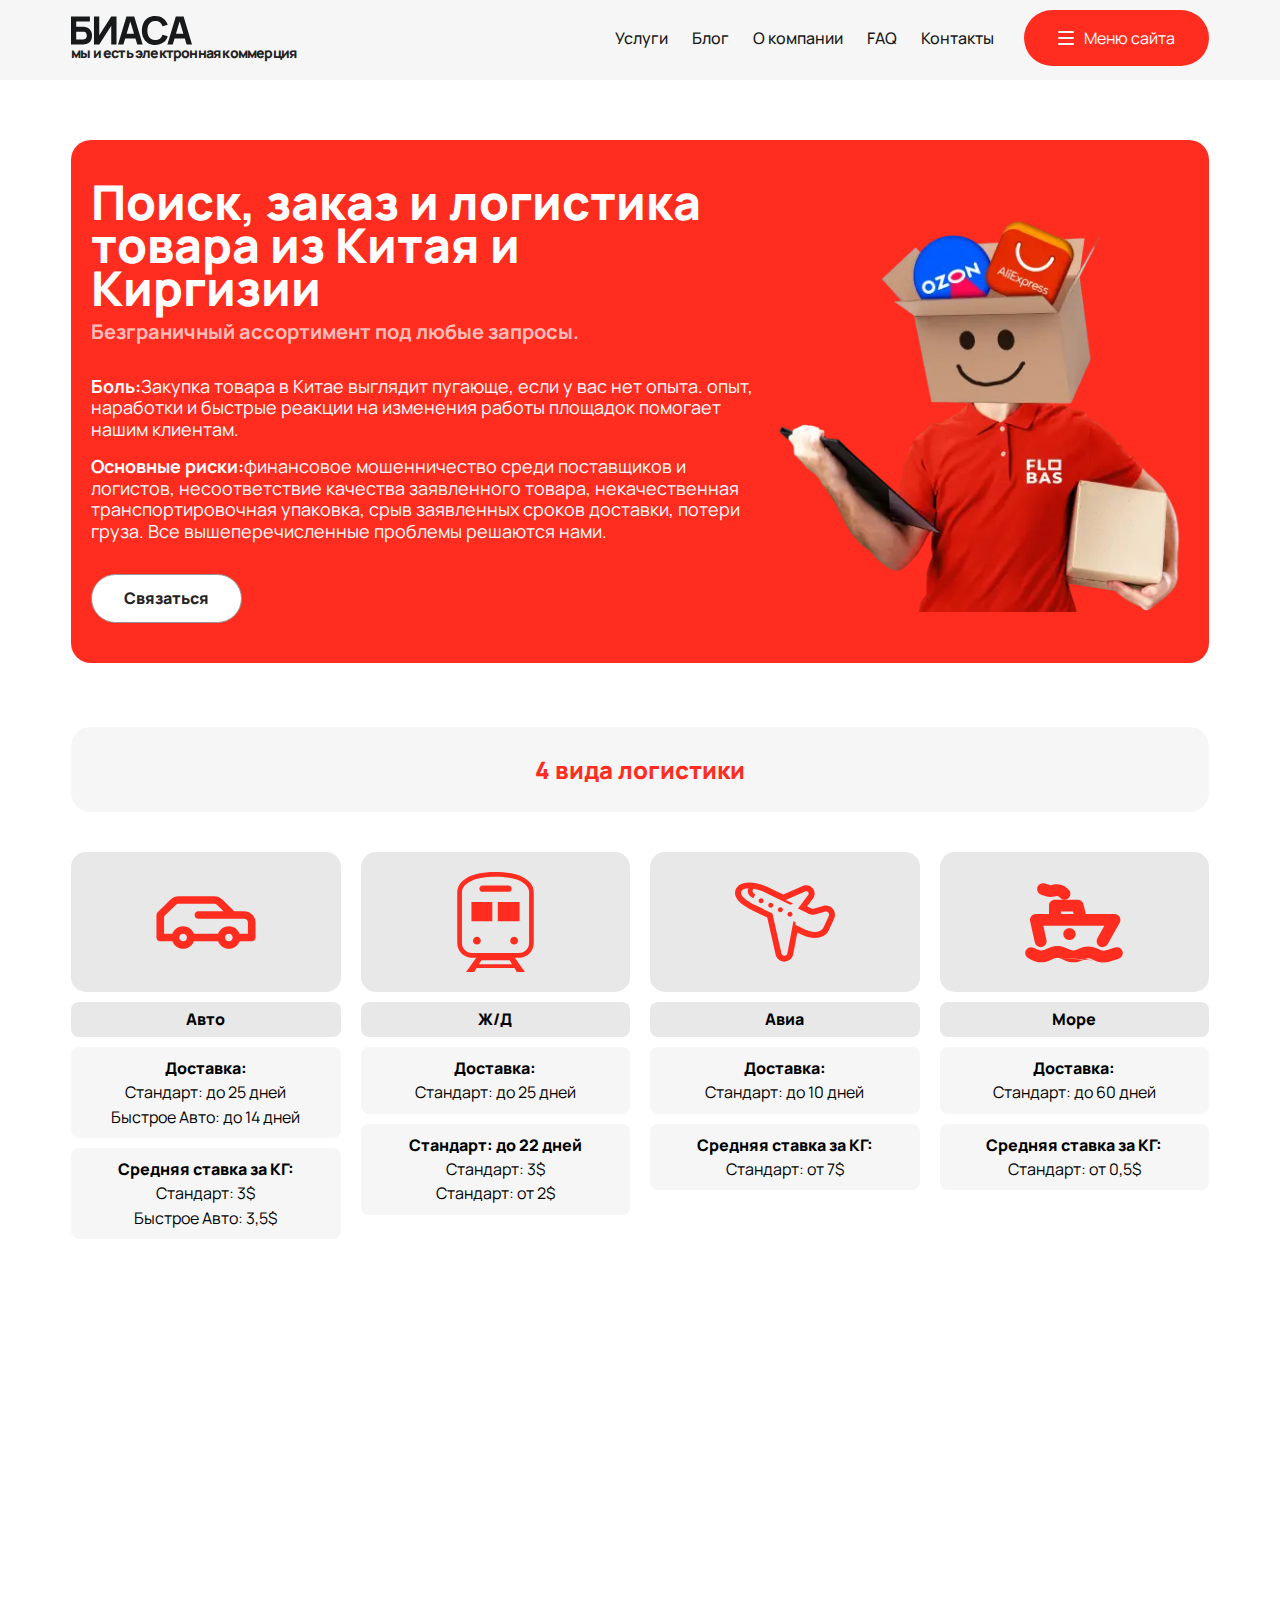
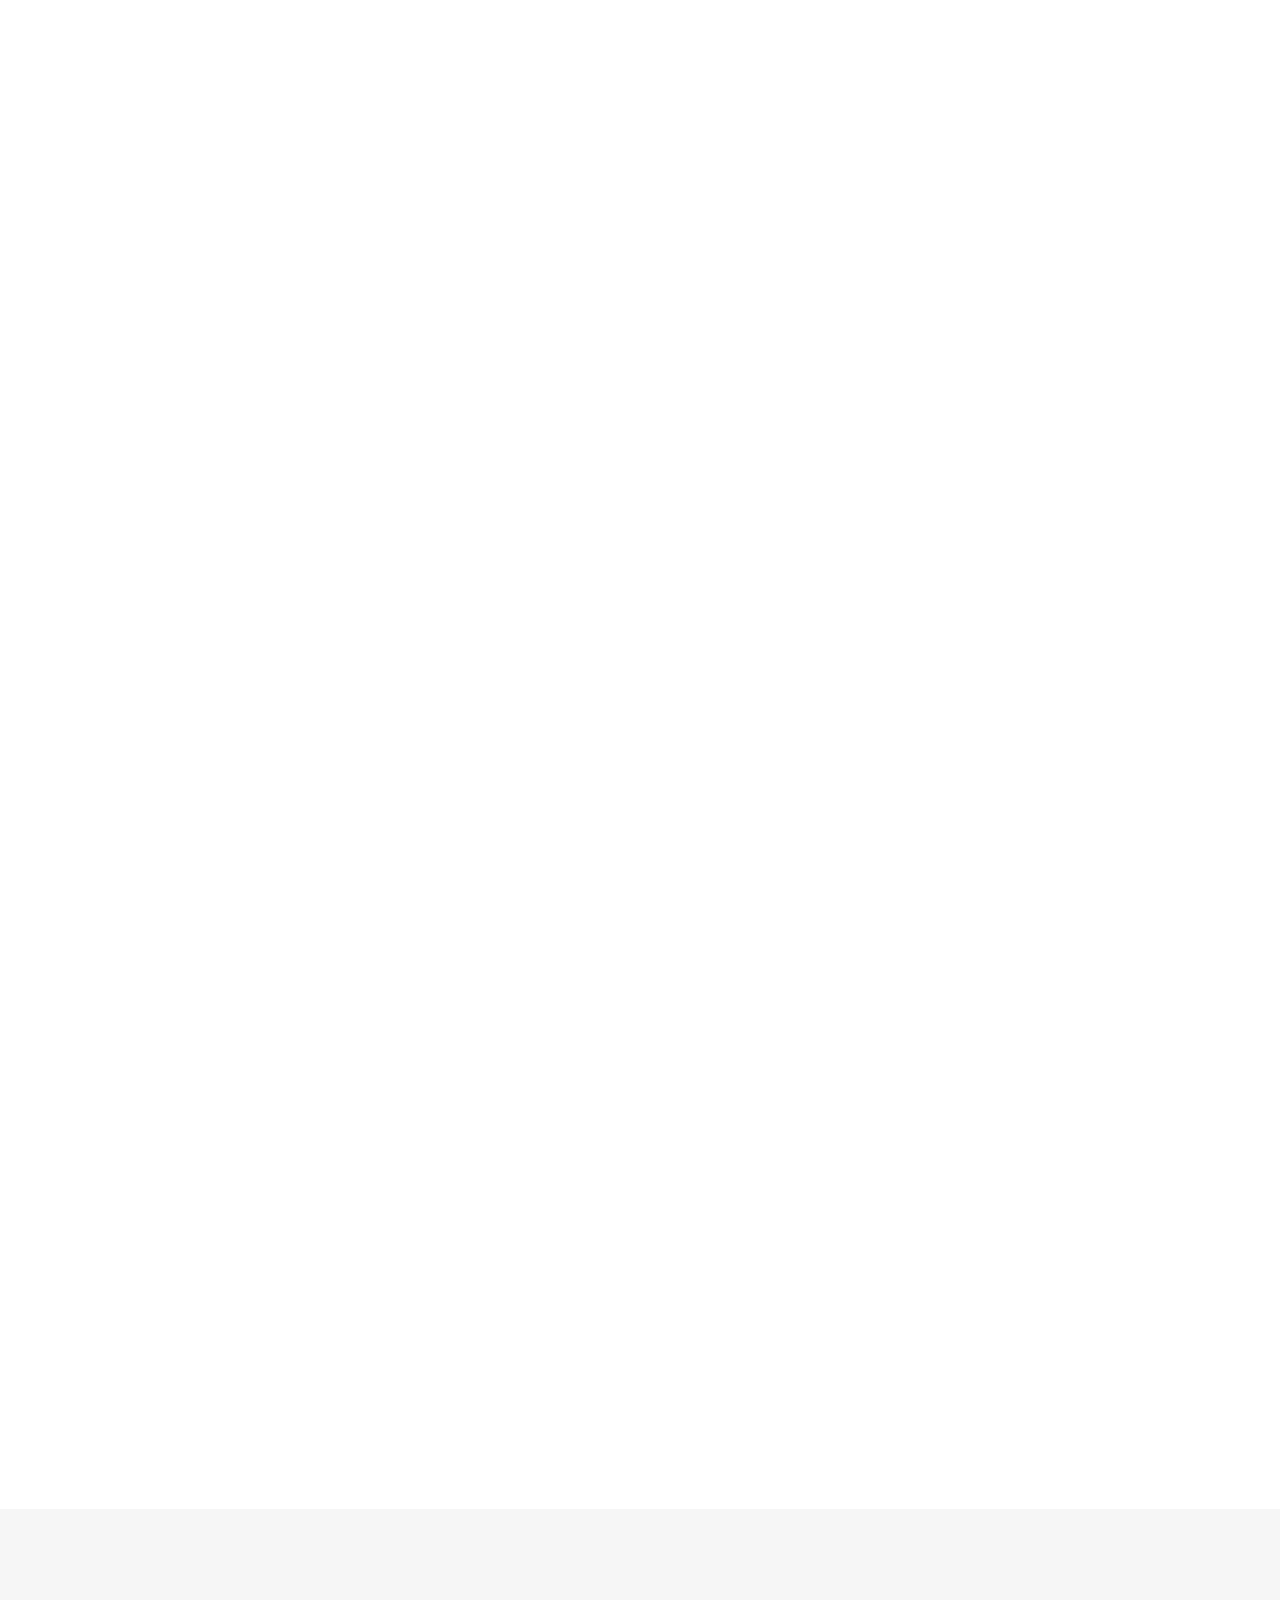
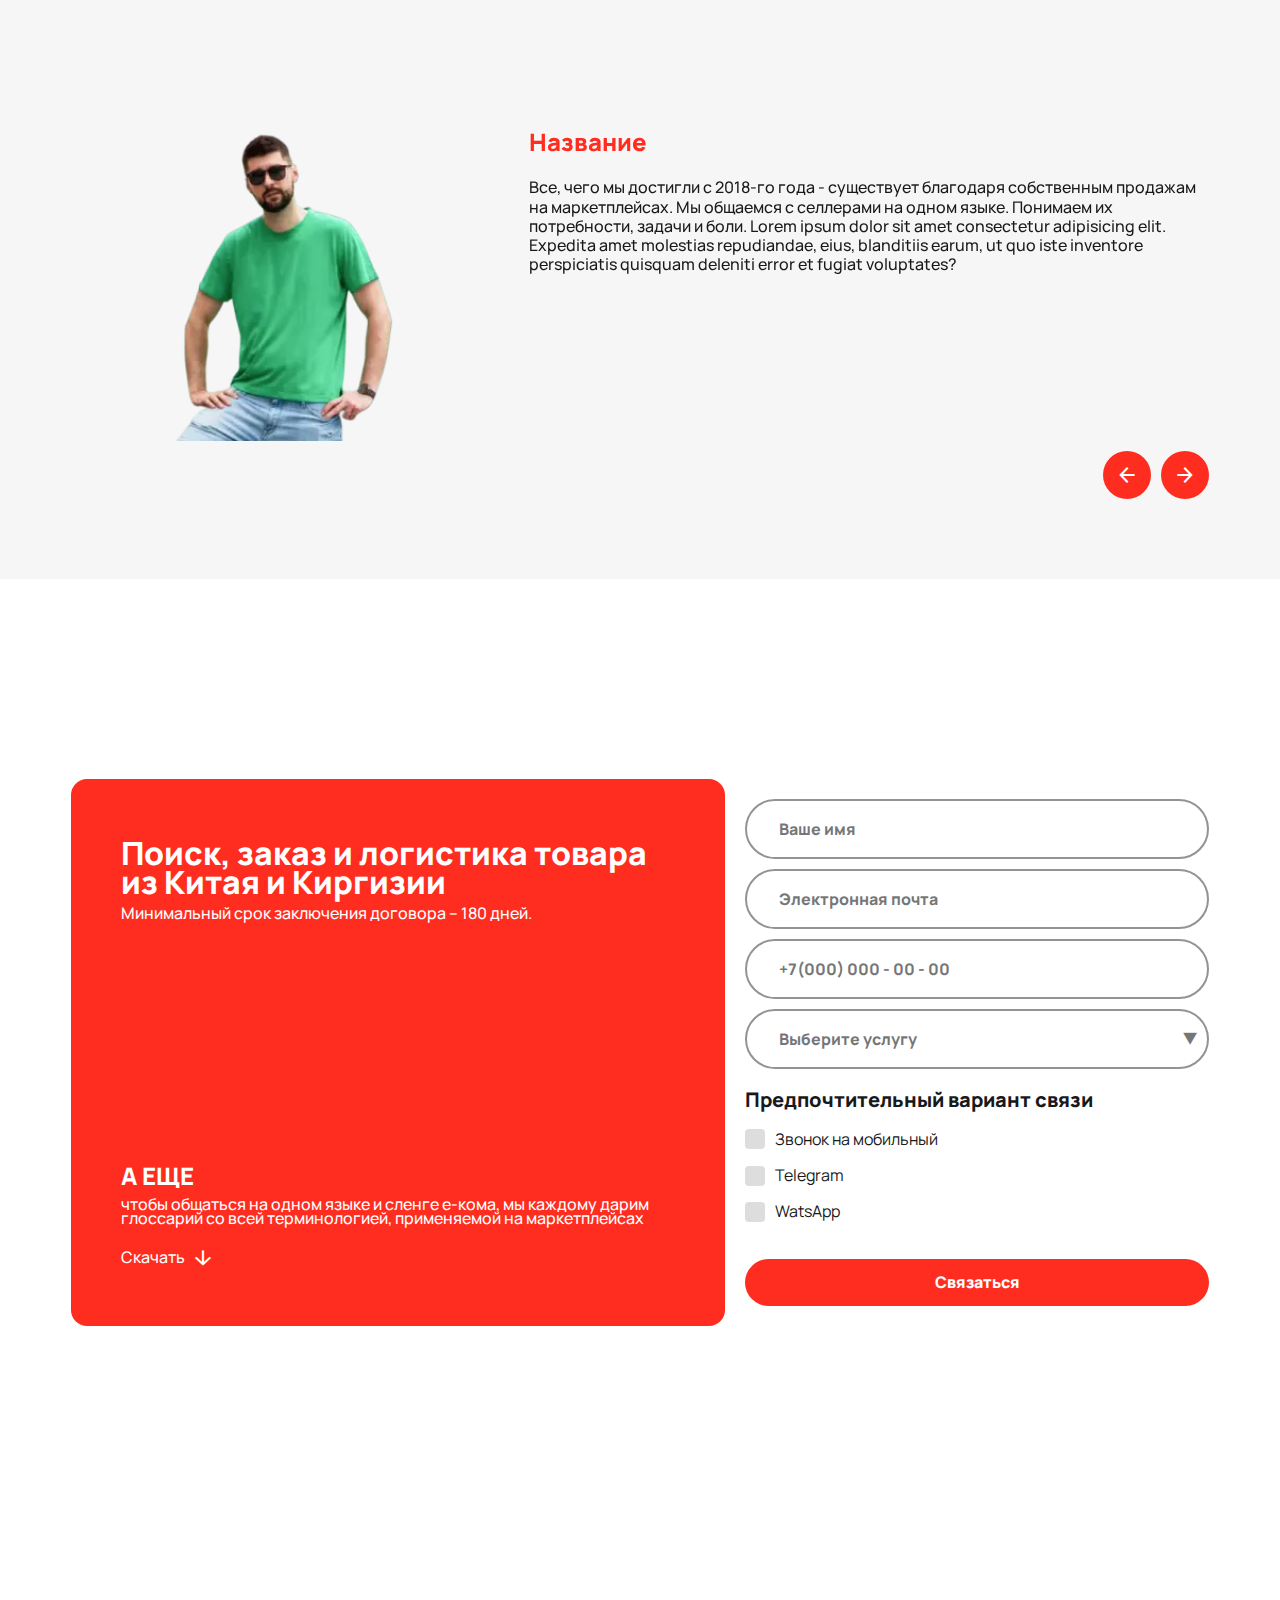
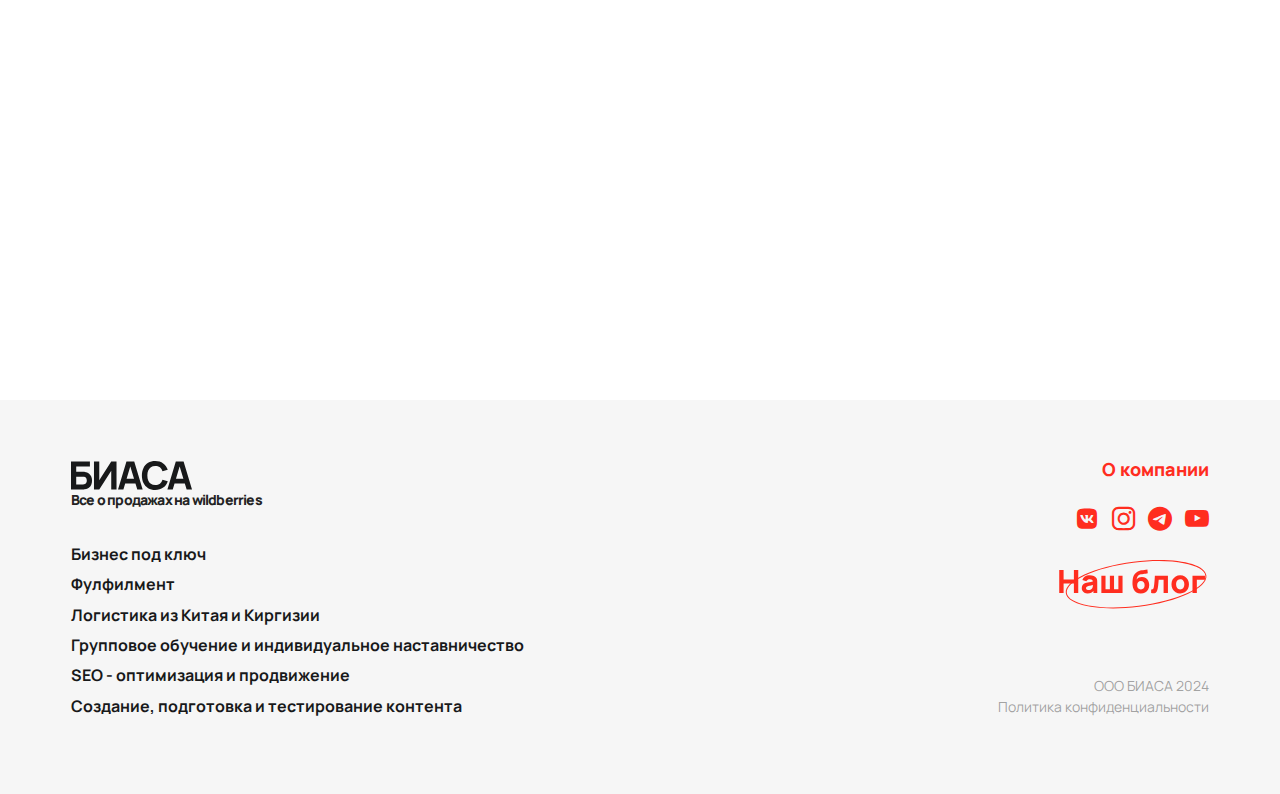
<file: logistic.html>
<!DOCTYPE html>
<html lang="ru">

<head>
	<title>Поиск, заказ и логистика товара из Китая и Киргизии</title>
	<meta charset="UTF-8">
	<meta name="format-detection" content="telephone=no">
	<!-- <style>body{opacity: 0;}</style> -->
	<link rel="stylesheet" href="css/style.min.css?_v=20240426204657">
	<link rel="shortcut icon" href="favicon.ico">
	<!-- <meta name="robots" content="index, follow"> -->
	<!-- <meta name="title" content=""> -->
	<title></title>
	<meta name="description" content="">
	<meta name="keywords" content="">
	<meta name="viewport" content="width=device-width, initial-scale=1.0">
	<meta http-equiv="" content="3; url=index.html">
	<meta name="author" content="Чекасин Вячеслав Александрович">
	<meta name="copyright" lang="ru" content="Чекасин Вячеслав Александрович">
	<meta property="og:title" content="">
	<meta property="og:description" content="">
</head>

<body>
	<div class="wrapper">
		<header class="header" data-scroll-show data-scroll-show="1000">
			<div class="header__container">
				<a href="home.html" data-da=".menu__container,767.98,first" class="header__logo logo-header">
					<div class="logo-header__image -ibg -ibg__contain">
						<img src="img/logo.svg" alt="Логотип">
					</div>
					<span class="logo-header__text">мы и есть электронная коммерция</span>
				</a>
				<div class="header__nav header-nav">
					<nav data-da=".menu__pages,991.98,last" class="header-nav__list header-nav">
						<ul class="header-nav__list">
							<li class="header-nav__item"><a href="" class="header-nav__link">Услуги</a></li>
							<li class="header-nav__item"><a href="blog.html" class="header-nav__link">Блог</a></li>
							<li class="header-nav__item"><a href="" class="header-nav__link">О компании</a></li>
							<li class="header-nav__item"><a href="" class="header-nav__link">FAQ</a></li>
							<li class="header-nav__item"><a href="contacts.html" class="header-nav__link">Контакты</a></li>
						</ul>
					</nav>
					<div class="header__menu menu">
						<div class="menu__body">
							<div class="menu__container">
								<div class="menu__pages">
									<a href="" class="menu__pages-title">Главная страца</a>
								</div>
								<div class="menu__nav nav-menu">
									<div class="nav-menu__title">Услуги А</div>
									<ul class="nav-menu__list">
										<li class="nav-menu__item"><a href="" class="nav-menu__link _icon-header-arrow">Бизнес под ключ</a></li>
										<li class="nav-menu__item"><a href="" class="nav-menu__link _icon-header-arrow">Фулфилмент</a></li>
										<li class="nav-menu__item"><a href="" class="nav-menu__link _icon-header-arrow">Логистика из Китая и
												Киргизии</a>
										</li>
										<li class="nav-menu__item"><a href="" class="nav-menu__link _icon-header-arrow">Групповое обучение и
												индивидуальное наставничество</a>
										</li>
										<li class="nav-menu__item"><a href="" class="nav-menu__link _icon-header-arrow">SEO - оптимизация и
												продвижение</a></li>
										<li class="nav-menu__item"><a href="" class="nav-menu__link _icon-header-arrow">Создание, подготовка и
												тестирование контента</a></li>
									</ul>
								</div>
								<div class="menu__bottom bottom-menu">
									<a href="" class="bottom-menu__logo -ibg_contain">
										<img src="img/font_icons/blog.svg" alt="Картинка">
									</a>
									<div class="bottom-menu__content">
										<div class="bottom-menu__contacts contacts-menu">
											<div class="contacts-menu__socials">
												<a href="https://vk.com" target="_blank" rel="me" class="contacts-menu__social-link social-icon _icon-vk"></a>
												<a href="https://instagram.com" target="_blank" rel="me" class="contacts-menu__social-link social-icon _icon-instagram1"></a>
												<a href="https://t.me" rel="me" target="_blank" class="contacts-menu__social-link social-icon _icon-telegram"></a>
												<a href="https://youtube.com" target="_blank" rel="me" class="contacts-menu__social-link social-icon _icon-youtube"></a>
											</div>
											<div class="contacts-menu__links">
												<a href="tel:70000000000" class="contacts-menu__link">+7 (000) 000 - 00 -00</a>
												<a href="mailto:Biasa@contact" class="contacts-menu__link">Biasa@contact</a>
											</div>
										</div>
									</div>
								</div>
							</div>
						</div>
					</div>
				</div>
				<div class="header__buttons buttons-header">
					<a href="" class="button button_secondary buttons-header__contact-us">Связаться</a>
					<button type="button" class="menu__btn buttons-header__menu-btn">
						<div class="icon-menu">
							<span></span>
						</div>
						<div class="menu__text">Меню сайта</div>
					</button>
				</div>
			</div>
		</header>
		<main class="page page-logistic">
			<section class="page__service-hero hero-service">
				<div class="hero-service__container">
					<div class="hero-service__wrap">
						<div class="hero-service__content">
							<div class="hero-service__text-wrap">
								<h2 class="hero-service__title">Поиск, заказ и логистика товара из Китая и Киргизии</h2>
								<h2 class="hero-service__sub-title">Безграничный ассортимент под любые запросы.</h2>
								<p class="hero-service__text">
									<span class="_highlited">Боль:</span>Закупка товара в Китае выглядит пугающе, если у вас нет опыта.
									опыт, наработки и быстрые реакции на изменения работы площадок помогает нашим клиентам.
								</p>
								<p class="hero-service__text">
									<span class="_highlited">Основные риски:</span>финансовое мошенничество среди поставщиков и
									логистов, несоответствие качества заявленного товара, некачественная транспортировочная упаковка, срыв
									заявленных сроков доставки, потери груза. Все вышеперечисленные проблемы решаются нами.
								</p>
							</div>
							<div class="hero-service__button">
								<a href="" class="hero-service__button button button_additional">Связаться</a>
							</div>
						</div>
						<div class="hero-service__image -ibg_contain">
							<picture><source data-srcset="img/fullfilment/hero.webp" srcset="[data-uri]" type="image/webp"><img src="[data-uri]"  data-src="img/fullfilment/hero.png" alt="Картинка"></picture>
						</div>
					</div>
				</div>
			</section>
			<section class="page-logistic__types types" data-watch data-watch-threshold="0.2">
				<div class="types__container">
					<h2 class="types__title _title-heading _title-heading_additional">4 вида логистики</h2>
					<div class="types__items">
						<div class="types__item types-item">
							<div class="types-item__image">
								<div class="types-item__icon -ibg -ibg_contain">
									<img data-src="img/logistic/types/3.svg" alt="Картинка">
								</div>
							</div>
							<div class="types-item__title">Авто</div>
							<div class="types-item__content-block">
								<span>Доставка:</span>
								<p>Стандарт: до 25 дней</p>
								<p>Быстрое Авто: до 14 дней</p>
							</div>
							<div class="types-item__content-block">
								<span>Средняя ставка за КГ:</span>
								<p>Стандарт: 3$</p>
								<p>Быстрое Авто: 3,5$</p>
							</div>
						</div>
						<div class="types__item types-item">
							<div class="types-item__image">
								<div class="types-item__icon -ibg -ibg_contain">
									<img data-src="img/logistic/types/1.svg" alt="Картинка">
								</div>
							</div>
							<div class="types-item__title">Ж/Д</div>
							<div class="types-item__content-block">
								<span>Доставка:</span>
								<p>Стандарт: до 25 дней</p>
							</div>
							<div class="types-item__content-block">
								<span>Стандарт: до 22 дней</span>
								<p>Стандарт: 3$</p>
								<p>Стандарт: от 2$</p>
							</div>
						</div>
						<div class="types__item types-item">
							<div class="types-item__image">
								<div class="types-item__icon -ibg -ibg_contain">
									<img data-src="img/logistic/types/2.svg" alt="Картинка">
								</div>
							</div>
							<div class="types-item__title">Авиа</div>
							<div class="types-item__content-block">
								<span>Доставка:</span>
								<p>Стандарт: до 10 дней</p>
							</div>
							<div class="types-item__content-block">
								<span>Средняя ставка за КГ:</span>
								<p>Стандарт: от 7$</p>
							</div>
						</div>
						<div class="types__item types-item">
							<div class="types-item__image">
								<div class="types-item__icon -ibg -ibg_contain">
									<img data-src="img/logistic/types/4.svg" alt="Картинка">
								</div>
							</div>
							<div class="types-item__title">Море</div>
							<div class="types-item__content-block">
								<span>Доставка:</span>
								<p>Стандарт: до 60 дней</p>
							</div>
							<div class="types-item__content-block">
								<span>Средняя ставка за КГ:</span>
								<p>Стандарт: от 0,5$</p>
							</div>
						</div>
					</div>
				</div>
			</section>
			<!-- <div class="types__item">
					<div class="types__items">
							<div class="types-item__image -ibg -ibg_contain">
								<img data-src="img/logistic/types/3.svg" alt="Картинка">
							</div>
							<div class="types-item__spoller" data-spollers>
								<div>
									<button type="button" data-spoller class="types-item__spoller-title _spoller-active">Авто</button>
									<div class="spollers__body">Контент спойлера</div>
								</div>
							</div>
						</div> -->
			<section class="page__steps steps" data-watch data-watch-threshold="0.2">
				<div class="steps__container">
					<h2 class="steps__title _title-heading">Этапы</h2>
					<div class="steps__items">
						<div class="steps__item _animated">
							<span class="steps__item _animated-sequence">1</span>
							<p class="steps__item _animated-text">Lorem ipsum dolor sit amet consectetur adipisicing elit. Autem eaque
								quibusdam
								vitae repellat porro neque, a provident nam veniam odio mollitia soluta sit fugit, placeat minima
								veritatis
								reprehenderit fugiat? Quam.</p>
						</div>
						<div class="steps__item _animated">
							<span class="steps__item _animated-sequence">1</span>
							<p class="steps__item _animated-text">Выявление потребности клиента.</p>
						</div>
						<div class="steps__item _animated">
							<span class="steps__item _animated-sequence">2</span>
							<p class="steps__item _animated-text">Поиск товара на основании потребности.</p>
						</div>
						<div class="steps__item _animated">
							<span class="steps__item _animated-sequence">3</span>
							<p class="steps__item _animated-text">Утверждение вариантов товара.</p>
						</div>
						<div class="steps__item _animated">
							<span class="steps__item _animated-sequence">4</span>
							<p class="steps__item _animated-text">Согласование финальной стоимости товара с производителем.</p>
						</div>
						<div class="steps__item _animated">
							<span class="steps__item _animated-sequence">5</span>
							<p class="steps__item _animated-text">Заказ образцов товара.</p>
						</div>
						<div class="steps__item _animated">
							<span class="steps__item _animated-sequence">6</span>
							<p class="steps__item _animated-text">Проверка образца на соответствие заявленному качеству, комплектации,
								упаковки.
							</p>
						</div>
						<div class="steps__item _animated">
							<span class="steps__item _animated-sequence">7</span>
							<p class="steps__item _animated-text">Расчет стоимости логистики, в зависимости от ее вида.</p>
						</div>
						<div class="steps__item _animated">
							<span class="steps__item _animated-sequence">8</span>
							<p class="steps__item _animated-text">Заказ основной партии товара и приемка на складе в Китае.</p>
						</div>
						<div class="steps__item _animated">
							<span class="steps__item _animated-sequence">9</span>
							<p class="steps__item _animated-text">Проверка всей партии на брак и возврат поставщику в случае его
								выявления.</p>
						</div>
						<div class="steps__item _animated">
							<span class="steps__item _animated-sequence">10</span>
							<p class="steps__item _animated-text">Доупаковка товара при необходимости.</p>
						</div>
						<div class="steps__item _animated">
							<span class="steps__item _animated-sequence">11</span>
							<p class="steps__item _animated-text">Транспортировка товара в РФ</p>
						</div>
						<div class="steps__item _animated">
							<span class="steps__item _animated-sequence">12</span>
							<p class="steps__item _animated-text">Приемка товара в сортировочном центре, с возможностью отправки в
								любой Регион
								РФ
							</p>
						</div>
					</div>
				</div>
			</section>
			<section class="page__projects projects" data-watch data-watch-threshold="0.2">
				<div class="cases-fullfilment__container">
					<h2 class="cases-logistic__title _title _title_big">Примеры исполнения различных технических заданий</h2>
					<!-- Оболочка слайдера -->
					<div class="case-slider cases-logistic__slider swiper">
						<!-- Двигающееся часть слайдера -->
						<div class="case-slider__wrapper swiper-wrapper">
							<!-- Слайд -->
							<div class="case-slider__slide swiper-slide">
								<div class="-ibg_contain case-slider__image" data-swiper-parallax="-200">
									<picture><source data-srcset="img/home/1.webp" srcset="[data-uri]" type="image/webp"><img src="[data-uri]"  data-src="img/home/1.png" alt="Картинка"></picture>
								</div>
								<div class="case-slider__content">
									<div class="case-slider__title" data-swiper-parallax="-150">Название</div>
									<div class="case-slider__text" data-swiper-parallax="-200">
										Все, чего мы достигли с 2018-го года - существует благодаря
										собственным продажам на маркетплейсах. Мы общаемся с селлерами на одном языке. Понимаем их
										потребности, задачи и боли.

										Lorem ipsum dolor sit amet consectetur adipisicing elit. Expedita amet molestias repudiandae, eius,
										blanditiis earum, ut quo iste inventore perspiciatis quisquam deleniti error et fugiat voluptates?
									</div>
								</div>
							</div>
							<div class="case-slider__slide swiper-slide">
								<div class="-ibg_contain case-slider__image" data-swiper-parallax="-200">
									<picture><source data-srcset="img/home/1.webp" srcset="[data-uri]" type="image/webp"><img src="[data-uri]"  data-src="img/home/1.png" alt="Картинка"></picture>
								</div>
								<div class="case-slider__content">
									<div class="case-slider__title" data-swiper-parallax="-150">Название</div>
									<div class="case-slider__text" data-swiper-parallax="-200">
										Все, чего мы достигли с 2018-го года - существует благодаря
										собственным продажам на маркетплейсах. Мы общаемся с селлерами на одном языке. Понимаем их
										потребности, задачи и боли.
									</div>
								</div>
							</div>
							<div class="case-slider__slide swiper-slide">
								<div class="-ibg_contain case-slider__image" data-swiper-parallax="-200">
									<picture><source data-srcset="img/home/1.webp" srcset="[data-uri]" type="image/webp"><img src="[data-uri]"  data-src="img/home/1.png" alt="Картинка"></picture>
								</div>
								<div class="case-slider__content">
									<div class="case-slider__title" data-swiper-parallax="-150">Название</div>
									<div class="case-slider__text" data-swiper-parallax="-200">
										Все, чего мы достигли с 2018-го года - существует благодаря
										собственным продажам на маркетплейсах.
									</div>
								</div>
							</div>
						</div>
						<!-- Если нужна навигация (влево/вправо) -->
						<div class="case-slider__navigation">
							<button type="button" class="swiper-button-prev _icon-arrow swiper-btn"></button>
							<button type="button" class="swiper-button-next _icon-arrow swiper-btn"></button>
						</div>
					</div>
				</div>
			</section>
			<section class="page__contact contact">
				<div class="contact__container">
					<div class="contact__description description-contact">
						<div class="description-contact__text-wrap">
							<h2 class="description-contact__title">Поиск, заказ и логистика товара из Китая и Киргизии</h2>
							<div class="description-contact__sub-title">Минимальный срок заключения договора – 180 дней.</div>
						</div>
						<div data-da=".contact__container, 991.98" class="description-contact__download download-glossary">
							<div class="download-glossary__title">А ЕЩЕ</div>
							<div class="download-glossary__text">чтобы общаться на одном языке и сленге е-кома, мы каждому дарим
								глоссарий со всей терминологией, применяемой на маркетплейсах
							</div>
							<a href="" class="download-glossary__button _icon-arrow"><span>Скачать</span></a>
						</div>
					</div>
					<form class="contact__form form-contact">
						<div class="form-contact__inputs">
							<input autocomplete="off" type="text" name="form[]" data-error="Ошибка" placeholder="Ваше имя" class="form-contact__input input">
							<input autocomplete="off" type="email" name="form[]" data-error="Ошибка" placeholder="Электронная почта" class="form-contact__input input">
							<input autocomplete="off" type="tel" name="form[]" data-error="Ошибка" placeholder="+7(000) 000 - 00 - 00" class="form-contact__input input">
							<select name="form[]" class="form">
								<option data-label="Выберите услугу" value="услуга" selected>Выберите услугу</option>
								<option value="1">Пункт №1</option>
								<option value="2">Пункт №2</option>
								<option value="3">Пункт №3</option>
								<option value="4">Пункт №4</option>
							</select>
						</div>
						<div class="form-contact__checkboxs">
							<legend class="form-contact__legend">Предпочтительный вариант связи</legend>
							<div class="checkbox">
								<input id="c_1" data-error="Ошибка" class="checkbox__input" type="checkbox" value="Звонок на мобильный" name="form[]">
								<label for="c_1" class="checkbox__label"><span class="checkbox__text">Звонок на мобильный</span></label>
							</div>
							<div class="checkbox">
								<input id="c_2" data-error="Ошибка" class="checkbox__input" type="checkbox" value="Telegram" name="form[]">
								<label for="c_2" class="checkbox__label"><span class="checkbox__text">Telegram</span></label>
							</div>
							<div class="checkbox">
								<input id="c_3" data-error="Ошибка" class="checkbox__input" type="checkbox" value="WatsApp" name="form[]">
								<label for="c_3" class="checkbox__label"><span class="checkbox__text">WatsApp</span></label>
							</div>
						</div>
						<button type="submit" class="form-contact__button button _fw">Связаться</button>
					</form>
				</div>
			</section>
			<section class="page__other other" data-watch data-watch-threshold="0.2">
				<div class="other__container">
					<h2 class="other__title _title _title_big">Остальные услуги:</h2>
					<div class="other__items">
						<div class="other__item _animated">
							<a href="" class="other__title">
								Логистика из Китая и Киргизии
							</a>
							<a href="" class="other__button button">Перейти</a>
						</div>
						<div class="other__item _animated">
							<a href="" class="other__title">
								Логистика из Китая и Киргизии
							</a>
							<a href="" class="other__button button">Перейти</a>
						</div>
						<div class="other__item _animated">
							<a href="" class="other__title">
								Логистика из Китая и Киргизии
							</a>
							<a href="" class="other__button button">Перейти</a>
						</div>
						<div class="other__item _animated">
							<a href="" class="other__title">
								Логистика из Китая и Киргизии
							</a>
							<a href="" class="other__button button">Перейти</a>
						</div>
					</div>
				</div>
			</section>
		</main>
		<footer class="footer">
			<div class="footer__container">
				<div class="footer__content">
					<a href="home.html" class="footer__logo">
						<div class="footer__logo-image -ibg">
							<img src="img/logo.svg" alt="Логотип">
						</div>
						<span>Все о продажах на wildberries</span>
					</a>
					<nav class="menu-footer">
						<ul class="menu-footer__list">
							<li class="menu-footer__item"><a href="" class="menu-footer__link">Бизнес под ключ</a></li>
							<li class="menu-footer__item"><a href="" class="menu-footer__link">Фулфилмент</a></li>
							<li class="menu-footer__item"><a href="" class="menu-footer__link">Логистика из Китая и Киргизии</a></li>
							<li class="menu-footer__item"><a href="" class="menu-footer__link">Групповое обучение и индивидуальное наставничество</a></li>
							<li class="menu-footer__item"><a href="" class="menu-footer__link">SEO - оптимизация и продвижение</a></li>
							<li class="menu-footer__item"><a href="" class="menu-footer__link">Создание, подготовка и тестирование контента</a></li>
						</ul>
					</nav>
				</div>
				<div class="footer__about footer-about">
					<div class="footer-about__content">
						<a href="" class="footer-about__title">О компании</a>
						<div class="footer-about__socials">
							<a href="https://vk.com" target="_blank" rel="me" class="footer-about__social-link social-icon _icon-vk"></a>
							<a href="https://instagram.com" target="_blank" rel="me" class="footer-about__social-link social-icon _icon-instagram1"></a>
							<a href="https://t.me" rel="me" target="_blank" class="footer-about__social-link social-icon _icon-telegram"></a>
							<a href="https://youtube.com" target="_blank" rel="me" class="footer-about__social-link social-icon _icon-youtube"></a>
						</div>
						<a href="" class="footer-about__logo -ibg">
							<img src="img/font_icons/blog.svg" alt="">
						</a>
					</div>
					<div class="footer-about__more">
						<span class="footer-about__more-item">ООО БИАСА 2024</span>
						<a href="" class="footer-about__more-item">Политика конфиденциальности</a>
					</div>
				</div>
			</div>
		</footer>
	</div>
	<!-- <div id="popup" aria-hidden="true" aria-labelledby="dialog-title" class="popup">
	<div class="popup__wrapper">
		<div class="popup__content">
			<button data-close type="button" class="popup__close">Закрыть</button>
			<div class="popup__text">
				Text
			</div>
		</div>
	</div>
</div>
<div id="form-sended" aria-hidden="true" class="popup">
	<div class="popup__wrapper">
		<div class="popup__content">
			<button data-close type="button" class="popup__close">Закрыть</button>
			<div class="popup__text">
				Мы получили ваше сообщение и в ближайшее время свяжемся с вами!
			</div>
		</div>
	</div>
</div> -->
	<script src="js/app.min.js?_v=20240426204657"></script>
</body>

</html>
</file>
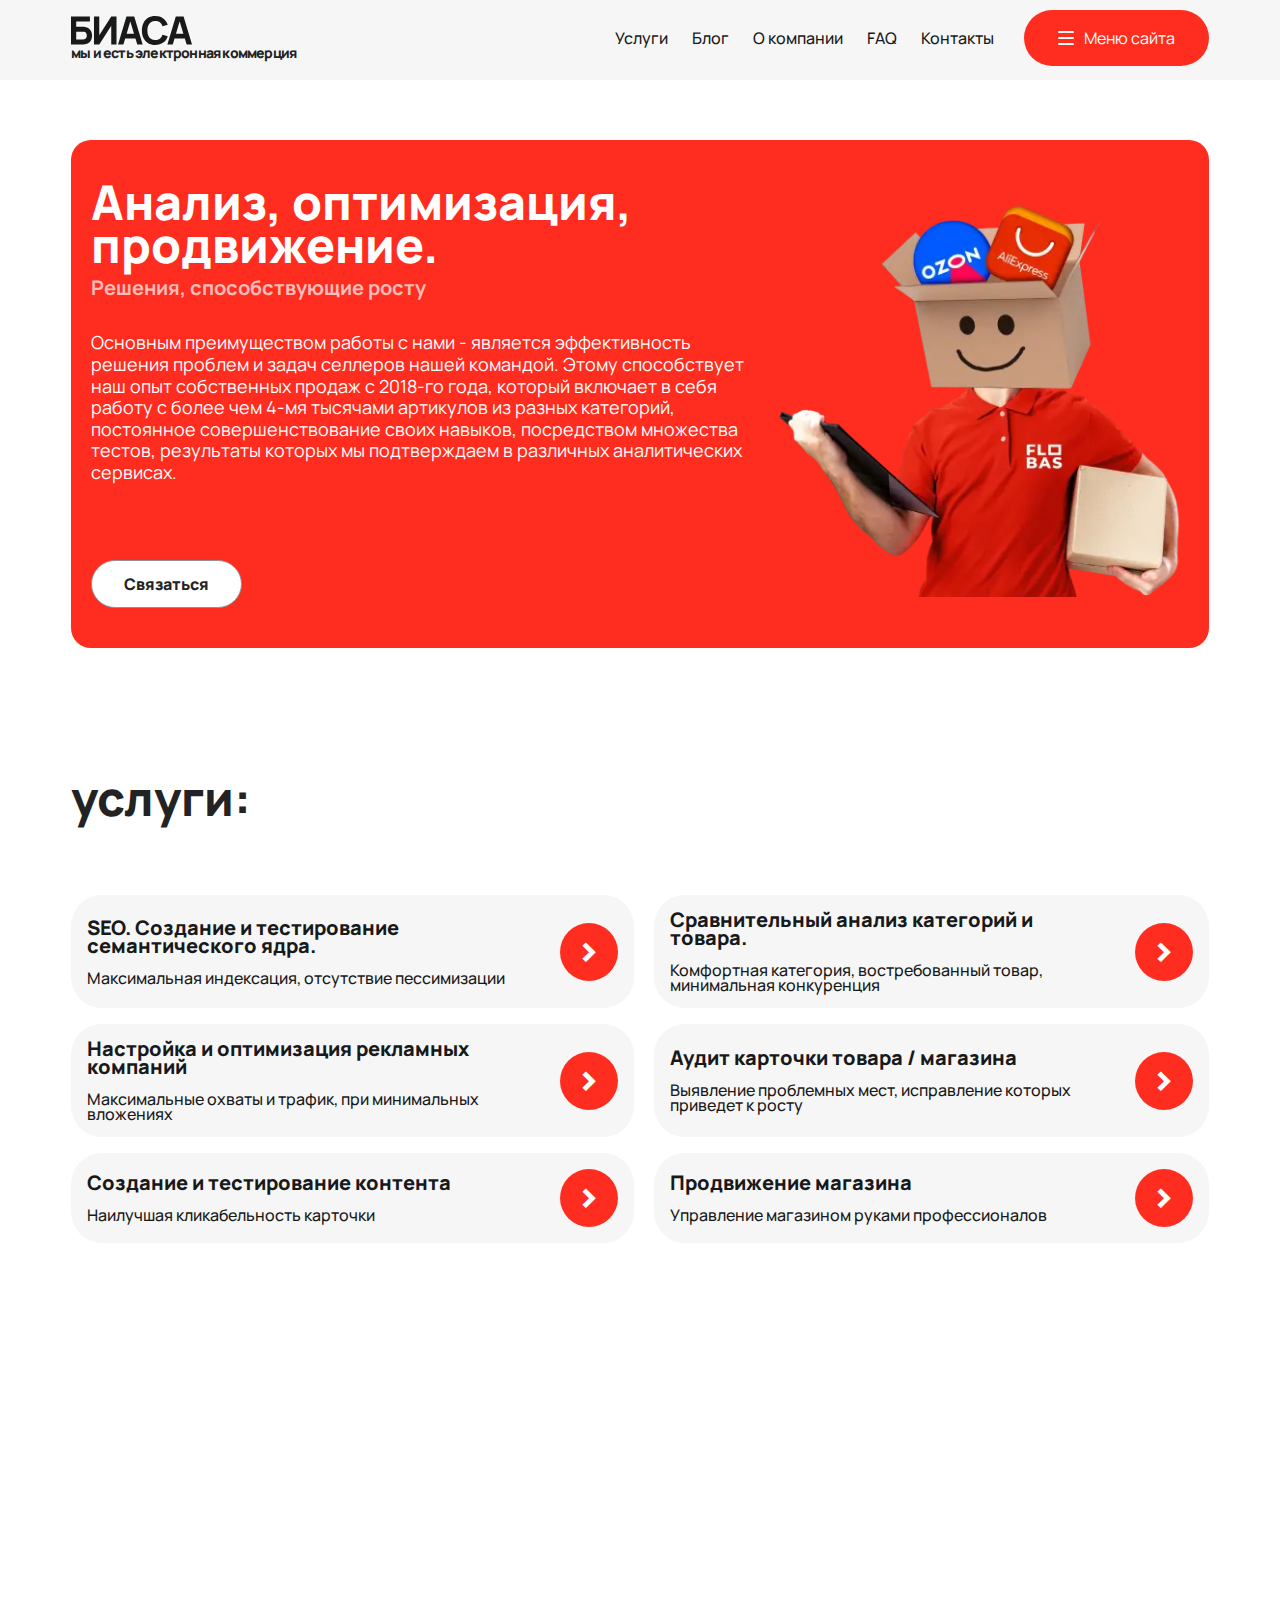
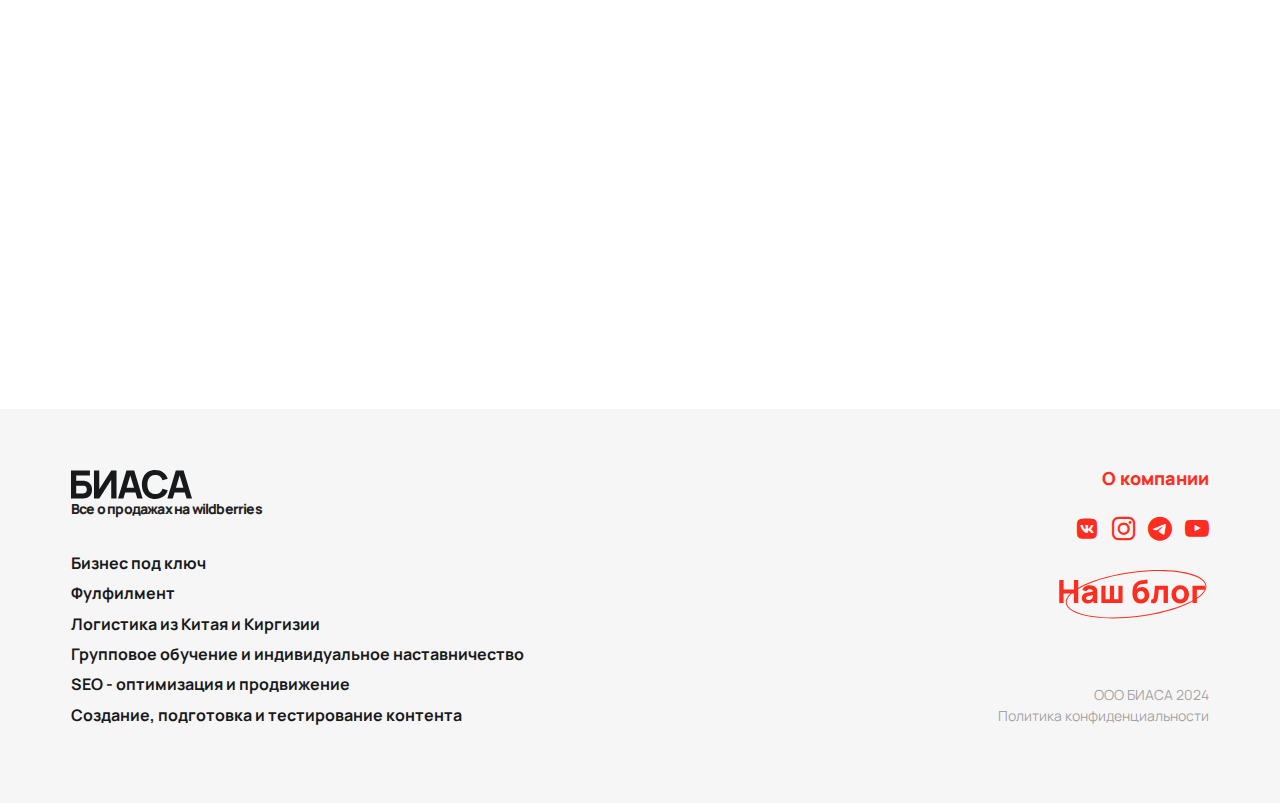
<file: promotion.html>
<!DOCTYPE html>
<html lang="ru">

<head>
	<title>Анализ, оптимизация, продвижение</title>
	<meta charset="UTF-8">
	<meta name="format-detection" content="telephone=no">
	<!-- <style>body{opacity: 0;}</style> -->
	<link rel="stylesheet" href="css/style.min.css?_v=20240426204657">
	<link rel="shortcut icon" href="favicon.ico">
	<!-- <meta name="robots" content="index, follow"> -->
	<!-- <meta name="title" content=""> -->
	<title></title>
	<meta name="description" content="">
	<meta name="keywords" content="">
	<meta name="viewport" content="width=device-width, initial-scale=1.0">
	<meta http-equiv="" content="3; url=index.html">
	<meta name="author" content="Чекасин Вячеслав Александрович">
	<meta name="copyright" lang="ru" content="Чекасин Вячеслав Александрович">
	<meta property="og:title" content="">
	<meta property="og:description" content="">
</head>

<body>
	<div class="wrapper">
		<header class="header" data-scroll-show data-scroll-show="1000">
			<div class="header__container">
				<a href="home.html" data-da=".menu__container,767.98,first" class="header__logo logo-header">
					<div class="logo-header__image -ibg -ibg__contain">
						<img src="img/logo.svg" alt="Логотип">
					</div>
					<span class="logo-header__text">мы и есть электронная коммерция</span>
				</a>
				<div class="header__nav header-nav">
					<nav data-da=".menu__pages,991.98,last" class="header-nav__list header-nav">
						<ul class="header-nav__list">
							<li class="header-nav__item"><a href="" class="header-nav__link">Услуги</a></li>
							<li class="header-nav__item"><a href="blog.html" class="header-nav__link">Блог</a></li>
							<li class="header-nav__item"><a href="" class="header-nav__link">О компании</a></li>
							<li class="header-nav__item"><a href="" class="header-nav__link">FAQ</a></li>
							<li class="header-nav__item"><a href="contacts.html" class="header-nav__link">Контакты</a></li>
						</ul>
					</nav>
					<div class="header__menu menu">
						<div class="menu__body">
							<div class="menu__container">
								<div class="menu__pages">
									<a href="" class="menu__pages-title">Главная страца</a>
								</div>
								<div class="menu__nav nav-menu">
									<div class="nav-menu__title">Услуги А</div>
									<ul class="nav-menu__list">
										<li class="nav-menu__item"><a href="" class="nav-menu__link _icon-header-arrow">Бизнес под ключ</a></li>
										<li class="nav-menu__item"><a href="" class="nav-menu__link _icon-header-arrow">Фулфилмент</a></li>
										<li class="nav-menu__item"><a href="" class="nav-menu__link _icon-header-arrow">Логистика из Китая и
												Киргизии</a>
										</li>
										<li class="nav-menu__item"><a href="" class="nav-menu__link _icon-header-arrow">Групповое обучение и
												индивидуальное наставничество</a>
										</li>
										<li class="nav-menu__item"><a href="" class="nav-menu__link _icon-header-arrow">SEO - оптимизация и
												продвижение</a></li>
										<li class="nav-menu__item"><a href="" class="nav-menu__link _icon-header-arrow">Создание, подготовка и
												тестирование контента</a></li>
									</ul>
								</div>
								<div class="menu__bottom bottom-menu">
									<a href="" class="bottom-menu__logo -ibg_contain">
										<img src="img/font_icons/blog.svg" alt="Картинка">
									</a>
									<div class="bottom-menu__content">
										<div class="bottom-menu__contacts contacts-menu">
											<div class="contacts-menu__socials">
												<a href="https://vk.com" target="_blank" rel="me" class="contacts-menu__social-link social-icon _icon-vk"></a>
												<a href="https://instagram.com" target="_blank" rel="me" class="contacts-menu__social-link social-icon _icon-instagram1"></a>
												<a href="https://t.me" rel="me" target="_blank" class="contacts-menu__social-link social-icon _icon-telegram"></a>
												<a href="https://youtube.com" target="_blank" rel="me" class="contacts-menu__social-link social-icon _icon-youtube"></a>
											</div>
											<div class="contacts-menu__links">
												<a href="tel:70000000000" class="contacts-menu__link">+7 (000) 000 - 00 -00</a>
												<a href="mailto:Biasa@contact" class="contacts-menu__link">Biasa@contact</a>
											</div>
										</div>
									</div>
								</div>
							</div>
						</div>
					</div>
				</div>
				<div class="header__buttons buttons-header">
					<a href="" class="button button_secondary buttons-header__contact-us">Связаться</a>
					<button type="button" class="menu__btn buttons-header__menu-btn">
						<div class="icon-menu">
							<span></span>
						</div>
						<div class="menu__text">Меню сайта</div>
					</button>
				</div>
			</div>
		</header>
		<main class="page page-promotion">
			<section class="page__service-hero hero-service">
				<div class="hero-service__container">
					<div class="hero-service__wrap">
						<div class="hero-service__content">
							<div class="hero-service__text-wrap">
								<h2 class="hero-service__title">Анализ, оптимизация, продвижение.</h2>
								<h2 class="hero-service__sub-title">Решения, способствующие росту</h2>
								<p class="hero-service__text">
									Основным преимуществом работы с нами - является эффективность решения проблем и задач селлеров нашей
									командой. Этому способствует наш опыт собственных продаж с 2018-го года, который включает в себя
									работу с более чем 4-мя тысячами артикулов из разных категорий, постоянное совершенствование своих
									навыков, посредством множества тестов, результаты которых мы подтверждаем в различных аналитических
									сервисах.
								</p>
							</div>
							<div class="hero-service__button">
								<a href="" class="hero-service__button button button_additional">Связаться</a>
							</div>
						</div>
						<div class="hero-service__image -ibg_contain">
							<picture><source data-srcset="img/fullfilment/hero.webp" srcset="[data-uri]" type="image/webp"><img src="[data-uri]"  data-src="img/fullfilment/hero.png" alt="Картинка"></picture>
						</div>
					</div>
				</div>
			</section>
			<section class="page__services-cards cards-sevrices" data-watch data-watch-threshold="0.2">
				<div class="cards-sevrices__container">
					<h2 class="_title _title_big">услуги:</h2>
					<div class="cards-services__items">
						<div class="cards-services__item">
							<div class="cards-services__text-wrap">
								<a href="" class="cards-services__item-title">
									SEO. Создание и тестирование
									семантического ядра.
								</a>
								<h4 class="cards-services__item-sub-title">Максимальная индексация, отсутствие пессимизации</h4>
							</div>
							<a href="" class="cards-services__link _icon-arrow-sec"></a>
						</div>
						<div class="cards-services__item">
							<div class="cards-services__text-wrap">
								<a href="" class="cards-services__item-title">
									Сравнительный анализ категорий и товара.
								</a>
								<h4 class="cards-services__item-sub-title">Комфортная категория, востребованный товар, минимальная
									конкуренция</h4>
							</div>
							<a href="" class="cards-services__link _icon-arrow-sec"></a>
						</div>
						<div class="cards-services__item">
							<div class="cards-services__text-wrap">
								<a href="" class="cards-services__item-title">
									Настройка и оптимизация рекламных компаний
								</a>
								<h4 class="cards-services__item-sub-title">Максимальные охваты и трафик, при минимальных вложениях</h4>
							</div>
							<a href="" class="cards-services__link _icon-arrow-sec"></a>
						</div>
						<div class="cards-services__item">
							<div class="cards-services__text-wrap">
								<a href="" class="cards-services__item-title">
									Аудит карточки товара / магазина
								</a>
								<h4 class="cards-services__item-sub-title">Выявление проблемных мест, исправление которых приведет к
									росту</h4>
							</div>
							<a href="" class="cards-services__link _icon-arrow-sec"></a>
						</div>
						<div class="cards-services__item">
							<div class="cards-services__text-wrap">
								<a href="" class="cards-services__item-title">
									Создание и тестирование контента
								</a>
								<h4 class="cards-services__item-sub-title">Наилучшая кликабельность карточки</h4>
							</div>
							<a href="" class="cards-services__link _icon-arrow-sec"></a>
						</div>
						<div class="cards-services__item">
							<div class="cards-services__text-wrap">
								<a href="" class="cards-services__item-title">
									Продвижение магазина
								</a>
								<h4 class="cards-services__item-sub-title">Управление магазином руками профессионалов</h4>
							</div>
							<a href="" class="cards-services__link _icon-arrow-sec"></a>
						</div>
					</div>
				</div>
			</section>
			<section class="page__other other" data-watch data-watch-threshold="0.2">
				<div class="other__container">
					<h2 class="other__title _title _title_big">Остальные услуги:</h2>
					<div class="other__items">
						<div class="other__item _animated">
							<a href="" class="other__title">
								Логистика из Китая и Киргизии
							</a>
							<a href="" class="other__button button">Перейти</a>
						</div>
						<div class="other__item _animated">
							<a href="" class="other__title">
								Фулфилмент
							</a>
							<a href="" class="other__button button">Перейти</a>
						</div>
						<div class="other__item _animated">
							<a href="" class="other__title">
								Групповое обучение и индивидуальное наставничество
							</a>
							<a href="" class="other__button button">Перейти</a>
						</div>
						<div class="other__item _animated">
							<a href="" class="other__title">
								Создание, подготовка и тестирование контента
							</a>
							<a href="" class="other__button button">Перейти</a>
						</div>
						<div class="other__item _animated">
							<a href="" class="other__title">
								Бизнес под ключ
							</a>
							<a href="" class="other__button button">Перейти</a>
						</div>
					</div>
				</div>
			</section>
		</main>
		<footer class="footer">
			<div class="footer__container">
				<div class="footer__content">
					<a href="home.html" class="footer__logo">
						<div class="footer__logo-image -ibg">
							<img src="img/logo.svg" alt="Логотип">
						</div>
						<span>Все о продажах на wildberries</span>
					</a>
					<nav class="menu-footer">
						<ul class="menu-footer__list">
							<li class="menu-footer__item"><a href="" class="menu-footer__link">Бизнес под ключ</a></li>
							<li class="menu-footer__item"><a href="" class="menu-footer__link">Фулфилмент</a></li>
							<li class="menu-footer__item"><a href="" class="menu-footer__link">Логистика из Китая и Киргизии</a></li>
							<li class="menu-footer__item"><a href="" class="menu-footer__link">Групповое обучение и индивидуальное наставничество</a></li>
							<li class="menu-footer__item"><a href="" class="menu-footer__link">SEO - оптимизация и продвижение</a></li>
							<li class="menu-footer__item"><a href="" class="menu-footer__link">Создание, подготовка и тестирование контента</a></li>
						</ul>
					</nav>
				</div>
				<div class="footer__about footer-about">
					<div class="footer-about__content">
						<a href="" class="footer-about__title">О компании</a>
						<div class="footer-about__socials">
							<a href="https://vk.com" target="_blank" rel="me" class="footer-about__social-link social-icon _icon-vk"></a>
							<a href="https://instagram.com" target="_blank" rel="me" class="footer-about__social-link social-icon _icon-instagram1"></a>
							<a href="https://t.me" rel="me" target="_blank" class="footer-about__social-link social-icon _icon-telegram"></a>
							<a href="https://youtube.com" target="_blank" rel="me" class="footer-about__social-link social-icon _icon-youtube"></a>
						</div>
						<a href="" class="footer-about__logo -ibg">
							<img src="img/font_icons/blog.svg" alt="">
						</a>
					</div>
					<div class="footer-about__more">
						<span class="footer-about__more-item">ООО БИАСА 2024</span>
						<a href="" class="footer-about__more-item">Политика конфиденциальности</a>
					</div>
				</div>
			</div>
		</footer>
	</div>
	<!-- <div id="popup" aria-hidden="true" aria-labelledby="dialog-title" class="popup">
	<div class="popup__wrapper">
		<div class="popup__content">
			<button data-close type="button" class="popup__close">Закрыть</button>
			<div class="popup__text">
				Text
			</div>
		</div>
	</div>
</div>
<div id="form-sended" aria-hidden="true" class="popup">
	<div class="popup__wrapper">
		<div class="popup__content">
			<button data-close type="button" class="popup__close">Закрыть</button>
			<div class="popup__text">
				Мы получили ваше сообщение и в ближайшее время свяжемся с вами!
			</div>
		</div>
	</div>
</div> -->
	<script src="js/app.min.js?_v=20240426204657"></script>
</body>

</html>
</file>
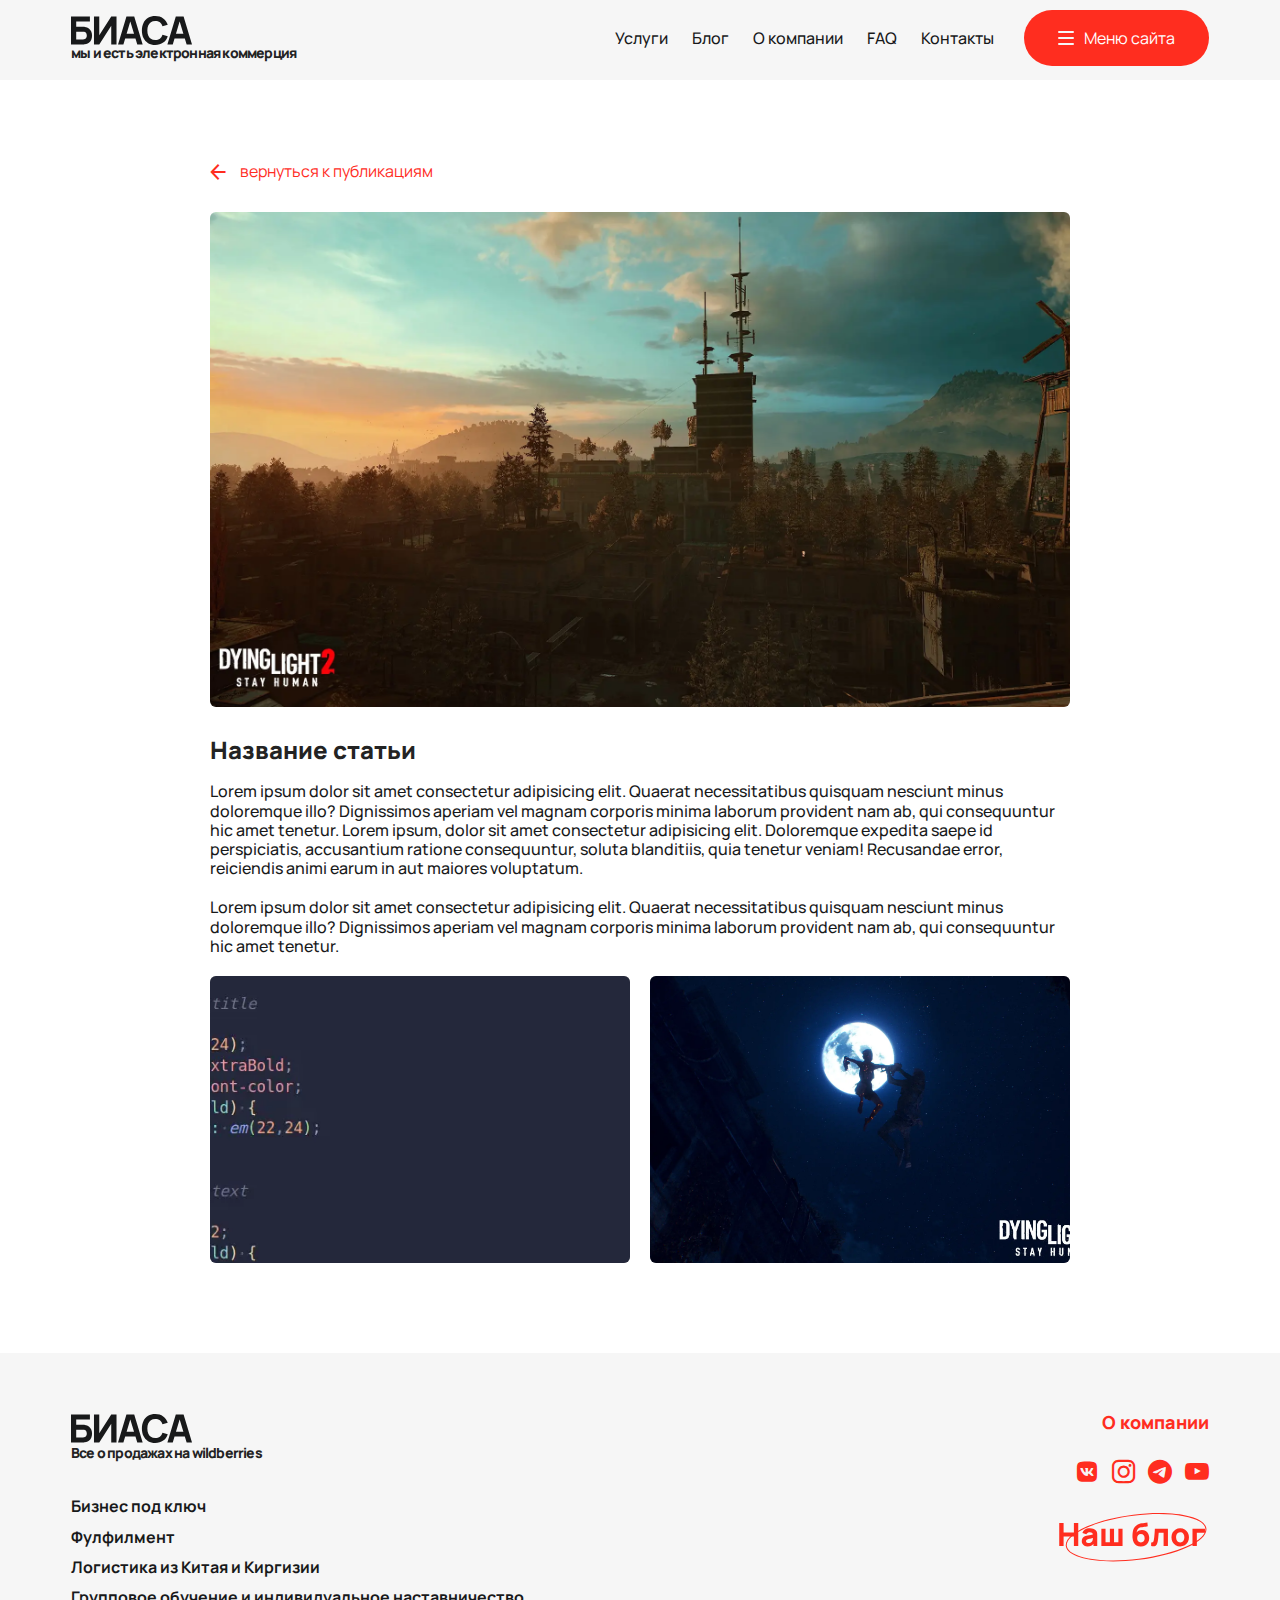
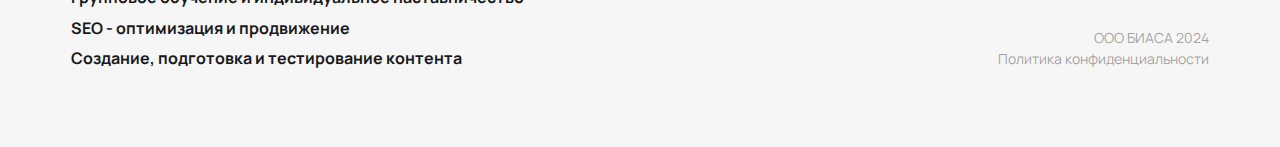
<file: publication.html>
<!DOCTYPE html>
<html lang="ru">

<head>
	<title>Публикация</title>
	<meta charset="UTF-8">
	<meta name="format-detection" content="telephone=no">
	<!-- <style>body{opacity: 0;}</style> -->
	<link rel="stylesheet" href="css/style.min.css?_v=20240426204657">
	<link rel="shortcut icon" href="favicon.ico">
	<!-- <meta name="robots" content="index, follow"> -->
	<!-- <meta name="title" content=""> -->
	<title></title>
	<meta name="description" content="">
	<meta name="keywords" content="">
	<meta name="viewport" content="width=device-width, initial-scale=1.0">
	<meta http-equiv="" content="3; url=index.html">
	<meta name="author" content="Чекасин Вячеслав Александрович">
	<meta name="copyright" lang="ru" content="Чекасин Вячеслав Александрович">
	<meta property="og:title" content="">
	<meta property="og:description" content="">
</head>">

<body>
	<div class="wrapper">
		<header class="header" data-scroll-show data-scroll-show="1000">
			<div class="header__container">
				<a href="home.html" data-da=".menu__container,767.98,first" class="header__logo logo-header">
					<div class="logo-header__image -ibg -ibg__contain">
						<img src="img/logo.svg" alt="Логотип">
					</div>
					<span class="logo-header__text">мы и есть электронная коммерция</span>
				</a>
				<div class="header__nav header-nav">
					<nav data-da=".menu__pages,991.98,last" class="header-nav__list header-nav">
						<ul class="header-nav__list">
							<li class="header-nav__item"><a href="" class="header-nav__link">Услуги</a></li>
							<li class="header-nav__item"><a href="blog.html" class="header-nav__link">Блог</a></li>
							<li class="header-nav__item"><a href="" class="header-nav__link">О компании</a></li>
							<li class="header-nav__item"><a href="" class="header-nav__link">FAQ</a></li>
							<li class="header-nav__item"><a href="contacts.html" class="header-nav__link">Контакты</a></li>
						</ul>
					</nav>
					<div class="header__menu menu">
						<div class="menu__body">
							<div class="menu__container">
								<div class="menu__pages">
									<a href="" class="menu__pages-title">Главная страца</a>
								</div>
								<div class="menu__nav nav-menu">
									<div class="nav-menu__title">Услуги А</div>
									<ul class="nav-menu__list">
										<li class="nav-menu__item"><a href="" class="nav-menu__link _icon-header-arrow">Бизнес под ключ</a></li>
										<li class="nav-menu__item"><a href="" class="nav-menu__link _icon-header-arrow">Фулфилмент</a></li>
										<li class="nav-menu__item"><a href="" class="nav-menu__link _icon-header-arrow">Логистика из Китая и
												Киргизии</a>
										</li>
										<li class="nav-menu__item"><a href="" class="nav-menu__link _icon-header-arrow">Групповое обучение и
												индивидуальное наставничество</a>
										</li>
										<li class="nav-menu__item"><a href="" class="nav-menu__link _icon-header-arrow">SEO - оптимизация и
												продвижение</a></li>
										<li class="nav-menu__item"><a href="" class="nav-menu__link _icon-header-arrow">Создание, подготовка и
												тестирование контента</a></li>
									</ul>
								</div>
								<div class="menu__bottom bottom-menu">
									<a href="" class="bottom-menu__logo -ibg_contain">
										<img src="img/font_icons/blog.svg" alt="Картинка">
									</a>
									<div class="bottom-menu__content">
										<div class="bottom-menu__contacts contacts-menu">
											<div class="contacts-menu__socials">
												<a href="https://vk.com" target="_blank" rel="me" class="contacts-menu__social-link social-icon _icon-vk"></a>
												<a href="https://instagram.com" target="_blank" rel="me" class="contacts-menu__social-link social-icon _icon-instagram1"></a>
												<a href="https://t.me" rel="me" target="_blank" class="contacts-menu__social-link social-icon _icon-telegram"></a>
												<a href="https://youtube.com" target="_blank" rel="me" class="contacts-menu__social-link social-icon _icon-youtube"></a>
											</div>
											<div class="contacts-menu__links">
												<a href="tel:70000000000" class="contacts-menu__link">+7 (000) 000 - 00 -00</a>
												<a href="mailto:Biasa@contact" class="contacts-menu__link">Biasa@contact</a>
											</div>
										</div>
									</div>
								</div>
							</div>
						</div>
					</div>
				</div>
				<div class="header__buttons buttons-header">
					<a href="" class="button button_secondary buttons-header__contact-us">Связаться</a>
					<button type="button" class="menu__btn buttons-header__menu-btn">
						<div class="icon-menu">
							<span></span>
						</div>
						<div class="menu__text">Меню сайта</div>
					</button>
				</div>
			</div>
		</header>
		<main class="page page-publication">
			<section class="page-publication__publication publication">
				<div class="publication__container-small">
					<a href="blog.html" class="publication__back _icon-arrow">вернуться к публикациям</a>
					<a class="publication__image -ibg" href="img/1.jpg" data-fancybox="gallery">
						<picture><source data-srcset="img/1.webp" srcset="[data-uri]" type="image/webp"><img src="[data-uri]"  data-src="img/1.jpg" alt="Картинка"></picture>
					</a>
					<h1 class="publication__title">Название статьи</h1>
					<p class="publication__text">Lorem ipsum dolor sit amet consectetur adipisicing elit. Quaerat necessitatibus
						quisquam nesciunt minus doloremque illo? Dignissimos aperiam vel magnam corporis minima laborum provident
						nam ab, qui consequuntur hic amet tenetur.
						Lorem ipsum, dolor sit amet consectetur adipisicing elit. Doloremque expedita saepe id perspiciatis,
						accusantium ratione consequuntur, soluta blanditiis, quia tenetur veniam! Recusandae error, reiciendis animi
						earum in aut maiores voluptatum.
					</p>
					<p class="publication__text">Lorem ipsum dolor sit amet consectetur adipisicing elit. Quaerat necessitatibus
						quisquam nesciunt minus doloremque illo? Dignissimos aperiam vel magnam corporis minima laborum provident
						nam ab, qui consequuntur hic amet tenetur.
					</p>
					<div class="publication__media">
						<a class="publication__media-image -ibg" href="img/5.png" data-fancybox="gallery">
							<picture><source data-srcset="img/5.webp" srcset="[data-uri]" type="image/webp"><img src="[data-uri]"  data-src="img/5.png" alt="Картинка"></picture>
						</a>
						<div class="publication__media-image -ibg" href="img/2.jpg" data-fancybox="gallery">
							<picture><source data-srcset="img/2.webp" srcset="[data-uri]" type="image/webp"><img src="[data-uri]"  data-src="img/2.jpg" alt="Картинка"></picture>
						</div>
					</div>
				</div>
			</section>
		</main>
		<footer class="footer">
			<div class="footer__container">
				<div class="footer__content">
					<a href="home.html" class="footer__logo">
						<div class="footer__logo-image -ibg">
							<img src="img/logo.svg" alt="Логотип">
						</div>
						<span>Все о продажах на wildberries</span>
					</a>
					<nav class="menu-footer">
						<ul class="menu-footer__list">
							<li class="menu-footer__item"><a href="" class="menu-footer__link">Бизнес под ключ</a></li>
							<li class="menu-footer__item"><a href="" class="menu-footer__link">Фулфилмент</a></li>
							<li class="menu-footer__item"><a href="" class="menu-footer__link">Логистика из Китая и Киргизии</a></li>
							<li class="menu-footer__item"><a href="" class="menu-footer__link">Групповое обучение и индивидуальное наставничество</a></li>
							<li class="menu-footer__item"><a href="" class="menu-footer__link">SEO - оптимизация и продвижение</a></li>
							<li class="menu-footer__item"><a href="" class="menu-footer__link">Создание, подготовка и тестирование контента</a></li>
						</ul>
					</nav>
				</div>
				<div class="footer__about footer-about">
					<div class="footer-about__content">
						<a href="" class="footer-about__title">О компании</a>
						<div class="footer-about__socials">
							<a href="https://vk.com" target="_blank" rel="me" class="footer-about__social-link social-icon _icon-vk"></a>
							<a href="https://instagram.com" target="_blank" rel="me" class="footer-about__social-link social-icon _icon-instagram1"></a>
							<a href="https://t.me" rel="me" target="_blank" class="footer-about__social-link social-icon _icon-telegram"></a>
							<a href="https://youtube.com" target="_blank" rel="me" class="footer-about__social-link social-icon _icon-youtube"></a>
						</div>
						<a href="" class="footer-about__logo -ibg">
							<img src="img/font_icons/blog.svg" alt="">
						</a>
					</div>
					<div class="footer-about__more">
						<span class="footer-about__more-item">ООО БИАСА 2024</span>
						<a href="" class="footer-about__more-item">Политика конфиденциальности</a>
					</div>
				</div>
			</div>
		</footer>
	</div>
	<!-- <div id="popup" aria-hidden="true" aria-labelledby="dialog-title" class="popup">
	<div class="popup__wrapper">
		<div class="popup__content">
			<button data-close type="button" class="popup__close">Закрыть</button>
			<div class="popup__text">
				Text
			</div>
		</div>
	</div>
</div>
<div id="form-sended" aria-hidden="true" class="popup">
	<div class="popup__wrapper">
		<div class="popup__content">
			<button data-close type="button" class="popup__close">Закрыть</button>
			<div class="popup__text">
				Мы получили ваше сообщение и в ближайшее время свяжемся с вами!
			</div>
		</div>
	</div>
</div> -->
	<script src="https://ajax.aspnetcdn.com/ajax/jQuery/jquery-3.6.0.min.js?_v=20240426204657"></script>
	<script src="js/app.min.js?_v=20240426204657"></script>
</body>

</html>
</file>
<file: css/style.min.css>
@charset "UTF-8";@font-face{font-family:Manrope;font-display:swap;src:url(../fonts/Manrope-Bold.woff2) format("woff2"),url(../fonts/Manrope-Bold.woff) format("woff");font-weight:700;font-style:normal}@font-face{font-family:Manrope;font-display:swap;src:url(../fonts/Manrope-ExtraBold.woff2) format("woff2"),url(../fonts/Manrope-ExtraBold.woff) format("woff");font-weight:800;font-style:normal}@font-face{font-family:Manrope;font-display:swap;src:url(../fonts/Manrope-Medium.woff2) format("woff2"),url(../fonts/Manrope-Medium.woff) format("woff");font-weight:500;font-style:normal}@font-face{font-family:Manrope;font-display:swap;src:url(../fonts/Manrope-Regular.woff2) format("woff2"),url(../fonts/Manrope-Regular.woff) format("woff");font-weight:400;font-style:normal}@font-face{font-family:icons;font-display:swap;src:url(../fonts/icons.woff2) format("woff2"),url(../fonts/icons.woff) format("woff");font-weight:400;font-style:normal}._spoller-init .spollers__title::before,.select__value::before,[class*=_icon-]:before{font-family:icons!important;font-style:normal;font-weight:400;font-variant:normal;text-transform:none;speak:never;font-display:block;line-height:1;-webkit-font-smoothing:antialiased;-moz-osx-font-smoothing:grayscale}[class*=_icon-]:before{display:block}._icon-header-arrow:before{content:"\e904"}._icon-arrow-sec:before{content:"\e903"}._icon-plus:before,._spoller-init .spollers__title:before{content:"\e901"}._icon-triangle:before,.select__value:before{content:"\e902"}._icon-youtube:before{content:"\e900"}._icon-telegram:before{content:"\e910"}._icon-vk:before{content:"\e90f"}._icon-person:before{content:"\e90e"}._icon-group:before{content:"\e90d"}._icon-blog:before{content:"\e908"}._icon-instagram1:before{content:"\e90c"}._icon-arrow:before{content:"\e912"}*{padding:0;margin:0;border:0}*,:after,:before{-webkit-box-sizing:border-box;box-sizing:border-box}body,html{height:100%;min-width:320px}body{line-height:1;font-family:Manrope;font-size:1rem;-ms-text-size-adjust:100%;-moz-text-size-adjust:100%;-webkit-text-size-adjust:100%;-webkit-font-smoothing:antialiased;-moz-osx-font-smoothing:grayscale}button,input,textarea{font-family:Manrope;font-size:inherit}button{cursor:pointer;color:inherit;background-color:inherit}a{color:inherit}a:link,a:visited{text-decoration:none}a:hover{text-decoration:none}ul li{list-style:none}img{vertical-align:top}h1,h2,h3,h4,h5,h6{font-weight:inherit;font-size:inherit}body{background-color:#fff;color:#18191a;font-weight:500;font-family:Manrope;line-height:.9;min-height:100vh}.lock body{-ms-touch-action:none;touch-action:none;overflow:hidden}.loaded body{opacity:1;-webkit-transition:opacity .3s;transition:opacity .3s}.wrapper{min-height:100%;display:-webkit-box;display:-ms-flexbox;display:flex;-webkit-box-orient:vertical;-webkit-box-direction:normal;-ms-flex-direction:column;flex-direction:column;overflow:hidden}.wrapper>main{-webkit-box-flex:1;-ms-flex:1 1 auto;flex:1 1 auto}.wrapper>*{min-width:0}[class*=__container]{max-width:71.125rem;-webkit-box-sizing:content-box;box-sizing:content-box;margin:0 auto;padding:0 .9375rem}[class*=__container-small]{max-width:53.75rem;-webkit-box-sizing:content-box;box-sizing:content-box;margin:0 auto;padding:0 .9375rem}.form__error{color:red;font-weight:700;-webkit-animation:fadeInUp .3s ease forwards;animation:fadeInUp .3s ease forwards}@supports (padding-top:clamp(0.625rem ,0.3891509434rem + 1.179245283vw ,1.25rem)){.form__error{padding-top:clamp(.625rem ,.3891509434rem + 1.179245283vw ,1.25rem)}}@supports not (padding-top:clamp(0.625rem ,0.3891509434rem + 1.179245283vw ,1.25rem)){.form__error{padding-top:calc(.625rem + .625 * (100vw - 20rem)/ 53)}}@supports (font-size:clamp(0.875rem ,0.733490566rem + 0.7075471698vw ,1.25rem)){.form__error{font-size:clamp(.875rem ,.733490566rem + .7075471698vw ,1.25rem)}}@supports not (font-size:clamp(0.875rem ,0.733490566rem + 0.7075471698vw ,1.25rem)){.form__error{font-size:calc(.875rem + .375 * (100vw - 20rem)/ 53)}}@-webkit-keyframes fadeInUp{0%{opacity:0;-webkit-transform:translateY(-10px);transform:translateY(-10px)}100%{opacity:1;-webkit-transform:translateY(0);transform:translateY(0)}}@keyframes fadeInUp{0%{opacity:0;-webkit-transform:translateY(-10px);transform:translateY(-10px)}100%{opacity:1;-webkit-transform:translateY(0);transform:translateY(0)}}.button{display:inline-block;padding:1rem 2rem;border-radius:64px;background:#ff2d1f;font-weight:800;font-size:1rem;text-align:center;color:#fff;line-height:.9;-webkit-transition:all .3s ease 0s;transition:all .3s ease 0s}.button._fw{width:100%}.button_secondary{background:0 0;color:#ff2d1f;border:2px solid #ff2d1f}.button_arrow span{display:-webkit-box;display:-ms-flexbox;display:flex;-webkit-box-orient:horizontal;-webkit-box-direction:reverse;-ms-flex-direction:row-reverse;flex-direction:row-reverse;-webkit-box-align:center;-ms-flex-align:center;align-items:center;-webkit-box-pack:center;-ms-flex-pack:center;justify-content:center}.button_arrow span::before{margin:0 0 0 .625rem;-webkit-transition:-webkit-transform .3s ease 0s;transition:-webkit-transform .3s ease 0s;transition:transform .3s ease 0s;transition:transform .3s ease 0s,-webkit-transform .3s ease 0s}.button_additional{background:#fff;color:#232323;border:1px solid #939393}.button_transparent{color:#fff;border:1px solid #fff;background:0 0}input[type=email],input[type=tel],input[type=text],textarea{-webkit-appearance:none;-moz-appearance:none;appearance:none}.input{padding:1.0625rem .625rem 1.0625rem 2rem;color:#18191a;font-weight:800;border:2px solid #939393!important;border-radius:64px}.input::-webkit-input-placeholder{color:rgba(24,25,26,.6)}.input::-moz-placeholder{color:rgba(24,25,26,.6)}.input:-ms-input-placeholder{color:rgba(24,25,26,.6)}.input::-ms-input-placeholder{color:rgba(24,25,26,.6)}.input::placeholder{color:rgba(24,25,26,.6)}.input._form-error{-webkit-box-shadow:0 0 25px red;box-shadow:0 0 25px red;-webkit-animation:shake .4s linear;animation:shake .4s linear}@-webkit-keyframes shake{0%{-webkit-transform:translateX(0);transform:translateX(0)}20%{-webkit-transform:translateX(-5px);transform:translateX(-5px)}40%{-webkit-transform:translateX(5px);transform:translateX(5px)}60%{-webkit-transform:translateX(-5px);transform:translateX(-5px)}80%{-webkit-transform:translateX(5px);transform:translateX(5px)}100%{-webkit-transform:translateX(0);transform:translateX(0)}}@keyframes shake{0%{-webkit-transform:translateX(0);transform:translateX(0)}20%{-webkit-transform:translateX(-5px);transform:translateX(-5px)}40%{-webkit-transform:translateX(5px);transform:translateX(5px)}60%{-webkit-transform:translateX(-5px);transform:translateX(-5px)}80%{-webkit-transform:translateX(5px);transform:translateX(5px)}100%{-webkit-transform:translateX(0);transform:translateX(0)}}textarea.input{resize:none;padding:0 0}.checkbox{position:relative}.checkbox:not(:last-child){margin-bottom:.9375em}.checkbox__input{position:absolute;width:0;height:0;opacity:0}.checkbox__input:focus+.checkbox__label:before{-webkit-box-shadow:0 0 5px #6b6b6b;box-shadow:0 0 5px #6b6b6b}.checkbox__input:checked+.checkbox__label:before{background:#636363}.checkbox__label{cursor:pointer;display:-webkit-inline-box;display:-ms-inline-flexbox;display:inline-flex;-webkit-box-align:center;-ms-flex-align:center;align-items:center;position:relative;gap:10px}.checkbox__label:before{content:"";-ms-flex-item-align:start;align-self:flex-start;-webkit-box-flex:0;-ms-flex:0 0 20px;flex:0 0 20px;width:20px;height:20px;background:#ddd;border-radius:4px}.checkbox__text{font-weight:400;line-height:1.2}.select{position:relative}.select__body{position:relative}.select__content{color:rgba(24,25,26,.6)}.select__title{color:inherit;text-align:left;cursor:pointer;width:100%}.select__value{display:-webkit-box;display:-ms-flexbox;display:flex;-webkit-box-orient:horizontal;-webkit-box-direction:reverse;-ms-flex-direction:row-reverse;flex-direction:row-reverse;-webkit-box-align:center;-ms-flex-align:center;align-items:center;gap:.625rem;padding:1.0625rem .625rem 1.0625rem 2rem;font-weight:800;border:2px solid #939393!important;border-radius:64px}.select__value>*{-webkit-box-flex:1;-ms-flex:1 1 auto;flex:1 1 auto}.select__value::before{color:#18191a;font-size:.75rem;color:rgba(24,25,26,.6);-ms-flex-item-align:stretch;-ms-grid-row-align:stretch;align-self:stretch;-webkit-box-flex:0;-ms-flex:0 0 10px;flex:0 0 10px;-webkit-transition:all .3s ease 0s;transition:all .3s ease 0s;display:-webkit-box;display:-ms-flexbox;display:flex;-webkit-box-pack:center;-ms-flex-pack:center;justify-content:center;-webkit-box-align:center;-ms-flex-align:center;align-items:center}._select-open .select__value::before{-webkit-transform:rotate(-180deg);-ms-transform:rotate(-180deg);transform:rotate(-180deg);color:rgba(24,25,26,.9)}.select__value._select-pseudo-label::before{content:attr(data-pseudo-label);opacity:.5}.select__text{-webkit-box-flex:1;-ms-flex:1 1 auto;flex:1 1 auto}.select__input{width:100%;background-color:transparent;height:100%}.select__options{position:absolute;top:100%;border-radius:0 0 4px 4px;min-width:100%;left:0;background-color:#f5f1f1;border-top:0;border:1px solid #d9d9d9;border-radius:10px;padding:.625rem 0 .3125rem 0}.select__scroll{overflow-y:auto;overflow-x:hidden;max-height:200px}.select__option{width:100%;text-align:left;cursor:pointer;padding:5px 15px;color:inherit}.select__option._select-selected{background-color:#adadad}.select__row{display:-webkit-inline-box;display:-ms-inline-flexbox;display:inline-flex;-webkit-box-align:center;-ms-flex-align:center;align-items:center}.select._select-open{z-index:5}._select-tag{cursor:pointer}.spollers{display:-ms-grid;display:grid;gap:15px}.spollers__item{border:1px solid #939393;border-radius:1.9375rem}.spollers__title{width:100%;cursor:default;text-align:left;padding:1.25rem 4.5rem 1.25rem 1.25rem;font-size:1.125rem;color:#000;font-weight:800;position:relative}._spoller-init .spollers__title{cursor:pointer}._spoller-init .spollers__title::before{font-size:1.5rem;width:3.125rem;height:3.125rem;display:-webkit-box;display:-ms-flexbox;display:flex;-webkit-box-pack:center;-ms-flex-pack:center;justify-content:center;-webkit-box-align:center;-ms-flex-align:center;align-items:center;background-color:#ff2d1f;border-radius:50%;color:#fff;position:absolute;right:.5rem;top:50%;-webkit-transform:translate(0,-50%);-ms-transform:translate(0,-50%);transform:translate(0,-50%);-webkit-transition:-webkit-transform .5s ease 0s;transition:-webkit-transform .5s ease 0s;transition:transform .5s ease 0s;transition:transform .5s ease 0s,-webkit-transform .5s ease 0s}._spoller-init .spollers__title._spoller-active::before{-webkit-transform:translate(0,-50%) rotate(-45deg);-ms-transform:translate(0,-50%) rotate(-45deg);transform:translate(0,-50%) rotate(-45deg)}.spollers__body{padding:1rem;color:#595959;line-height:1.2}[class*=-ibg]{position:relative}[class*=-ibg] img{position:absolute;width:100%;height:100%;top:0;left:0;-o-object-fit:cover;object-fit:cover}[class*=-ibg_contain] img{-o-object-fit:contain;object-fit:contain}.page__hero{padding-top:5.625rem}@supports (padding-top:clamp(2.5rem ,-0.8490566038rem + 16.7452830189vw ,11.375rem)){.page__services{padding-top:clamp(2.5rem ,-.8490566038rem + 16.7452830189vw ,11.375rem)}}@supports not (padding-top:clamp(2.5rem ,-0.8490566038rem + 16.7452830189vw ,11.375rem)){.page__services{padding-top:calc(2.5rem + 8.875 * (100vw - 20rem)/ 53)}}@supports (padding-bottom:clamp(2.5rem ,1.2971698113rem + 6.0141509434vw ,5.6875rem)){.page__services{padding-bottom:clamp(2.5rem ,1.2971698113rem + 6.0141509434vw ,5.6875rem)}}@supports not (padding-bottom:clamp(2.5rem ,1.2971698113rem + 6.0141509434vw ,5.6875rem)){.page__services{padding-bottom:calc(2.5rem + 3.1875 * (100vw - 20rem)/ 53)}}@supports (margin-top:clamp(1.25rem ,-0.4245283019rem + 8.3726415094vw ,5.6875rem)){.page__about-us{margin-top:clamp(1.25rem ,-.4245283019rem + 8.3726415094vw ,5.6875rem)}}@supports not (margin-top:clamp(1.25rem ,-0.4245283019rem + 8.3726415094vw ,5.6875rem)){.page__about-us{margin-top:calc(1.25rem + 4.4375 * (100vw - 20rem)/ 53)}}@supports (margin-bottom:clamp(1.25rem ,-0.4245283019rem + 8.3726415094vw ,5.6875rem)){.page__about-us{margin-bottom:clamp(1.25rem ,-.4245283019rem + 8.3726415094vw ,5.6875rem)}}@supports not (margin-bottom:clamp(1.25rem ,-0.4245283019rem + 8.3726415094vw ,5.6875rem)){.page__about-us{margin-bottom:calc(1.25rem + 4.4375 * (100vw - 20rem)/ 53)}}@supports (padding-top:clamp(1.25rem ,-0.4245283019rem + 8.3726415094vw ,5.6875rem)){.page__advantages{padding-top:clamp(1.25rem ,-.4245283019rem + 8.3726415094vw ,5.6875rem)}}@supports not (padding-top:clamp(1.25rem ,-0.4245283019rem + 8.3726415094vw ,5.6875rem)){.page__advantages{padding-top:calc(1.25rem + 4.4375 * (100vw - 20rem)/ 53)}}@supports (padding-bottom:clamp(3.125rem ,0.9080188679rem + 11.0849056604vw ,9rem)){.page__advantages{padding-bottom:clamp(3.125rem ,.9080188679rem + 11.0849056604vw ,9rem)}}@supports not (padding-bottom:clamp(3.125rem ,0.9080188679rem + 11.0849056604vw ,9rem)){.page__advantages{padding-bottom:calc(3.125rem + 5.875 * (100vw - 20rem)/ 53)}}@supports (padding-top:clamp(1.25rem ,-1.6745283019rem + 14.6226415094vw ,9rem)){.page__contact{padding-top:clamp(1.25rem ,-1.6745283019rem + 14.6226415094vw ,9rem)}}@supports not (padding-top:clamp(1.25rem ,-1.6745283019rem + 14.6226415094vw ,9rem)){.page__contact{padding-top:calc(1.25rem + 7.75 * (100vw - 20rem)/ 53)}}@supports (padding-bottom:clamp(1.5625rem ,0.8313679245rem + 3.6556603774vw ,3.5rem)){.page__contact{padding-bottom:clamp(1.5625rem ,.8313679245rem + 3.6556603774vw ,3.5rem)}}@supports not (padding-bottom:clamp(1.5625rem ,0.8313679245rem + 3.6556603774vw ,3.5rem)){.page__contact{padding-bottom:calc(1.5625rem + 1.9375 * (100vw - 20rem)/ 53)}}.page__projects{background:#f6f6f6}@supports (margin-top:clamp(1.5625rem ,0.8313679245rem + 3.6556603774vw ,3.5rem)){.page__projects{margin-top:clamp(1.5625rem ,.8313679245rem + 3.6556603774vw ,3.5rem)}}@supports not (margin-top:clamp(1.5625rem ,0.8313679245rem + 3.6556603774vw ,3.5rem)){.page__projects{margin-top:calc(1.5625rem + 1.9375 * (100vw - 20rem)/ 53)}}@supports (margin-bottom:clamp(1.5625rem ,0.8313679245rem + 3.6556603774vw ,3.5rem)){.page__projects{margin-bottom:clamp(1.5625rem ,.8313679245rem + 3.6556603774vw ,3.5rem)}}@supports not (margin-bottom:clamp(1.5625rem ,0.8313679245rem + 3.6556603774vw ,3.5rem)){.page__projects{margin-bottom:calc(1.5625rem + 1.9375 * (100vw - 20rem)/ 53)}}@supports (padding-top:clamp(1.25rem ,0.3066037736rem + 4.7169811321vw ,3.75rem)){.page__projects{padding-top:clamp(1.25rem ,.3066037736rem + 4.7169811321vw ,3.75rem)}}@supports not (padding-top:clamp(1.25rem ,0.3066037736rem + 4.7169811321vw ,3.75rem)){.page__projects{padding-top:calc(1.25rem + 2.5 * (100vw - 20rem)/ 53)}}@supports (padding-bottom:clamp(1.25rem ,-0.1650943396rem + 7.0754716981vw ,5rem)){.page__projects{padding-bottom:clamp(1.25rem ,-.1650943396rem + 7.0754716981vw ,5rem)}}@supports not (padding-bottom:clamp(1.25rem ,-0.1650943396rem + 7.0754716981vw ,5rem)){.page__projects{padding-bottom:calc(1.25rem + 3.75 * (100vw - 20rem)/ 53)}}@supports (padding-top:clamp(1.5625rem ,0.8313679245rem + 3.6556603774vw ,3.5rem)){.page__articles-module{padding-top:clamp(1.5625rem ,.8313679245rem + 3.6556603774vw ,3.5rem)}}@supports not (padding-top:clamp(1.5625rem ,0.8313679245rem + 3.6556603774vw ,3.5rem)){.page__articles-module{padding-top:calc(1.5625rem + 1.9375 * (100vw - 20rem)/ 53)}}@supports (padding-bottom:clamp(1.5625rem ,0.8313679245rem + 3.6556603774vw ,3.5rem)){.page__articles-module{padding-bottom:clamp(1.5625rem ,.8313679245rem + 3.6556603774vw ,3.5rem)}}@supports not (padding-bottom:clamp(1.5625rem ,0.8313679245rem + 3.6556603774vw ,3.5rem)){.page__articles-module{padding-bottom:calc(1.5625rem + 1.9375 * (100vw - 20rem)/ 53)}}@supports (padding-top:clamp(1.5625rem ,0.8313679245rem + 3.6556603774vw ,3.5rem)){.page__contacts{padding-top:clamp(1.5625rem ,.8313679245rem + 3.6556603774vw ,3.5rem)}}@supports not (padding-top:clamp(1.5625rem ,0.8313679245rem + 3.6556603774vw ,3.5rem)){.page__contacts{padding-top:calc(1.5625rem + 1.9375 * (100vw - 20rem)/ 53)}}@supports (padding-bottom:clamp(1.5625rem ,0.8313679245rem + 3.6556603774vw ,3.5rem)){.page__contacts{padding-bottom:clamp(1.5625rem ,.8313679245rem + 3.6556603774vw ,3.5rem)}}@supports not (padding-bottom:clamp(1.5625rem ,0.8313679245rem + 3.6556603774vw ,3.5rem)){.page__contacts{padding-bottom:calc(1.5625rem + 1.9375 * (100vw - 20rem)/ 53)}}@supports (padding-top:clamp(6.25rem ,5.3066037736rem + 4.7169811321vw ,8.75rem)){.page__service-hero{padding-top:clamp(6.25rem ,5.3066037736rem + 4.7169811321vw ,8.75rem)}}@supports not (padding-top:clamp(6.25rem ,5.3066037736rem + 4.7169811321vw ,8.75rem)){.page__service-hero{padding-top:calc(6.25rem + 2.5 * (100vw - 20rem)/ 53)}}@supports (padding-bottom:clamp(1.5rem ,0.5566037736rem + 4.7169811321vw ,4rem)){.page__service-hero{padding-bottom:clamp(1.5rem ,.5566037736rem + 4.7169811321vw ,4rem)}}@supports not (padding-bottom:clamp(1.5rem ,0.5566037736rem + 4.7169811321vw ,4rem)){.page__service-hero{padding-bottom:calc(1.5rem + 2.5 * (100vw - 20rem)/ 53)}}@supports (padding-top:clamp(1.5625rem ,0.8313679245rem + 3.6556603774vw ,3.5rem)){.page__other{padding-top:clamp(1.5625rem ,.8313679245rem + 3.6556603774vw ,3.5rem)}}@supports not (padding-top:clamp(1.5625rem ,0.8313679245rem + 3.6556603774vw ,3.5rem)){.page__other{padding-top:calc(1.5625rem + 1.9375 * (100vw - 20rem)/ 53)}}@supports (padding-bottom:clamp(1.5625rem ,0.8313679245rem + 3.6556603774vw ,3.5rem)){.page__other{padding-bottom:clamp(1.5625rem ,.8313679245rem + 3.6556603774vw ,3.5rem)}}@supports not (padding-bottom:clamp(1.5625rem ,0.8313679245rem + 3.6556603774vw ,3.5rem)){.page__other{padding-bottom:calc(1.5625rem + 1.9375 * (100vw - 20rem)/ 53)}}@supports (padding-top:clamp(1.5rem ,0.5566037736rem + 4.7169811321vw ,4rem)){.page__steps{padding-top:clamp(1.5rem ,.5566037736rem + 4.7169811321vw ,4rem)}}@supports not (padding-top:clamp(1.5rem ,0.5566037736rem + 4.7169811321vw ,4rem)){.page__steps{padding-top:calc(1.5rem + 2.5 * (100vw - 20rem)/ 53)}}@supports (padding-bottom:clamp(1.5rem ,0.5566037736rem + 4.7169811321vw ,4rem)){.page__steps{padding-bottom:clamp(1.5rem ,.5566037736rem + 4.7169811321vw ,4rem)}}@supports not (padding-bottom:clamp(1.5rem ,0.5566037736rem + 4.7169811321vw ,4rem)){.page__steps{padding-bottom:calc(1.5rem + 2.5 * (100vw - 20rem)/ 53)}}@supports (padding-top:clamp(1.5rem ,0.5566037736rem + 4.7169811321vw ,4rem)){.page__faq{padding-top:clamp(1.5rem ,.5566037736rem + 4.7169811321vw ,4rem)}}@supports not (padding-top:clamp(1.5rem ,0.5566037736rem + 4.7169811321vw ,4rem)){.page__faq{padding-top:calc(1.5rem + 2.5 * (100vw - 20rem)/ 53)}}@supports (padding-bottom:clamp(1.5rem ,0.5566037736rem + 4.7169811321vw ,4rem)){.page__faq{padding-bottom:clamp(1.5rem ,.5566037736rem + 4.7169811321vw ,4rem)}}@supports not (padding-bottom:clamp(1.5rem ,0.5566037736rem + 4.7169811321vw ,4rem)){.page__faq{padding-bottom:calc(1.5rem + 2.5 * (100vw - 20rem)/ 53)}}@supports (margin-top:clamp(1.5625rem ,1.3030660377rem + 1.2971698113vw ,2.25rem)){.page__timeline{margin-top:clamp(1.5625rem ,1.3030660377rem + 1.2971698113vw ,2.25rem)}}@supports not (margin-top:clamp(1.5625rem ,1.3030660377rem + 1.2971698113vw ,2.25rem)){.page__timeline{margin-top:calc(1.5625rem + .6875 * (100vw - 20rem)/ 53)}}@supports (margin-bottom:clamp(1.5625rem ,0.8313679245rem + 3.6556603774vw ,3.5rem)){.page__timeline{margin-bottom:clamp(1.5625rem ,.8313679245rem + 3.6556603774vw ,3.5rem)}}@supports not (margin-bottom:clamp(1.5625rem ,0.8313679245rem + 3.6556603774vw ,3.5rem)){.page__timeline{margin-bottom:calc(1.5625rem + 1.9375 * (100vw - 20rem)/ 53)}}@supports (padding-top:clamp(1.5rem ,0.5566037736rem + 4.7169811321vw ,4rem)){.page__services-cards{padding-top:clamp(1.5rem ,.5566037736rem + 4.7169811321vw ,4rem)}}@supports not (padding-top:clamp(1.5rem ,0.5566037736rem + 4.7169811321vw ,4rem)){.page__services-cards{padding-top:calc(1.5rem + 2.5 * (100vw - 20rem)/ 53)}}@supports (padding-bottom:clamp(1.5rem ,0.5566037736rem + 4.7169811321vw ,4rem)){.page__services-cards{padding-bottom:clamp(1.5rem ,.5566037736rem + 4.7169811321vw ,4rem)}}@supports not (padding-bottom:clamp(1.5rem ,0.5566037736rem + 4.7169811321vw ,4rem)){.page__services-cards{padding-bottom:calc(1.5rem + 2.5 * (100vw - 20rem)/ 53)}}.case-slider__slide{cursor:-webkit-grab;cursor:grab;display:-ms-grid;display:grid}.case-slider__image{height:19.375rem;overflow:hidden;border-radius:14px}.case-slider__title{font-size:1.5rem;font-weight:800;color:#ff2d1f}.case-slider__title:not(:last-child){margin-bottom:1.0625em}.case-slider__text{line-height:1.2}.case-slider__navigation{margin-top:.625rem;width:100%;display:-webkit-box;display:-ms-flexbox;display:flex;-webkit-box-pack:end;-ms-flex-pack:end;justify-content:flex-end;gap:.625rem}.swiper-btn{background:#ff2d1f;border-radius:50%;color:#fff;padding:1rem}.swiper-btn::before{font-size:1rem}.swiper-button-prev::before{-webkit-transform:rotate(-180deg);-ms-transform:rotate(-180deg);transform:rotate(-180deg)}.description-contact{display:-webkit-box;display:-ms-flexbox;display:flex;-webkit-box-orient:vertical;-webkit-box-direction:normal;-ms-flex-direction:column;flex-direction:column;-webkit-box-pack:justify;-ms-flex-pack:justify;justify-content:space-between;background:#ff2d1f;border-radius:16px;color:#fff}@supports (padding-top:clamp(0.875rem ,-0.2099056604rem + 5.4245283019vw ,3.75rem)){.description-contact{padding-top:clamp(.875rem ,-.2099056604rem + 5.4245283019vw ,3.75rem)}}@supports not (padding-top:clamp(0.875rem ,-0.2099056604rem + 5.4245283019vw ,3.75rem)){.description-contact{padding-top:calc(.875rem + 2.875 * (100vw - 20rem)/ 53)}}@supports (padding-bottom:clamp(0.875rem ,-0.2099056604rem + 5.4245283019vw ,3.75rem)){.description-contact{padding-bottom:clamp(.875rem ,-.2099056604rem + 5.4245283019vw ,3.75rem)}}@supports not (padding-bottom:clamp(0.875rem ,-0.2099056604rem + 5.4245283019vw ,3.75rem)){.description-contact{padding-bottom:calc(.875rem + 2.875 * (100vw - 20rem)/ 53)}}@supports (padding-left:clamp(1.25rem ,0.5424528302rem + 3.5377358491vw ,3.125rem)){.description-contact{padding-left:clamp(1.25rem ,.5424528302rem + 3.5377358491vw ,3.125rem)}}@supports not (padding-left:clamp(1.25rem ,0.5424528302rem + 3.5377358491vw ,3.125rem)){.description-contact{padding-left:calc(1.25rem + 1.875 * (100vw - 20rem)/ 53)}}@supports (padding-right:clamp(1.25rem ,0.5424528302rem + 3.5377358491vw ,3.125rem)){.description-contact{padding-right:clamp(1.25rem ,.5424528302rem + 3.5377358491vw ,3.125rem)}}@supports not (padding-right:clamp(1.25rem ,0.5424528302rem + 3.5377358491vw ,3.125rem)){.description-contact{padding-right:calc(1.25rem + 1.875 * (100vw - 20rem)/ 53)}}.description-contact__text-wrap{-webkit-box-flex:1;-ms-flex:1 1 auto;flex:1 1 auto}.description-contact__title{font-size:2rem;font-weight:800}@supports (font-size:clamp(2rem ,1.3867924528rem + 3.0660377358vw ,3.625rem)){.description-contact__title_big{font-size:clamp(2rem ,1.3867924528rem + 3.0660377358vw ,3.625rem)}}@supports not (font-size:clamp(2rem ,1.3867924528rem + 3.0660377358vw ,3.625rem)){.description-contact__title_big{font-size:calc(2rem + 1.625 * (100vw - 20rem)/ 53)}}.description-contact__title:not(:last-child){margin-bottom:.2898550725em}.download-glossary__title{font-size:1.5rem;line-height:1.2;font-weight:800}.download-glossary__title:not(:last-child){margin-bottom:.25em}.download-glossary__text:not(:last-child){margin-bottom:1.5em}.download-glossary__button{display:-webkit-inline-box;display:-ms-inline-flexbox;display:inline-flex;-webkit-box-orient:horizontal;-webkit-box-direction:reverse;-ms-flex-direction:row-reverse;flex-direction:row-reverse;gap:.625rem;text-decoration:underline}.download-glossary__button::before{-webkit-transition:-webkit-transform .3s ease 0s;transition:-webkit-transform .3s ease 0s;transition:transform .3s ease 0s;transition:transform .3s ease 0s,-webkit-transform .3s ease 0s;-webkit-transform:rotate(90deg);-ms-transform:rotate(90deg);transform:rotate(90deg)}.form-contact__inputs{display:-webkit-box;display:-ms-flexbox;display:flex;-webkit-box-orient:vertical;-webkit-box-direction:normal;-ms-flex-direction:column;flex-direction:column}.form-contact__inputs:not(:last-child){margin-bottom:1.375em}.form-contact__input:not(:last-child){margin-bottom:.625em}.form-contact__checkboxs:not(:last-child){margin-bottom:2.25em}.form-contact__legend{font-size:1.25rem;font-weight:800}.form-contact__legend:not(:last-child){margin-bottom:1em}.other__title{font-weight:800;color:#000;font-size:1.25rem}.other__items{display:-webkit-box;display:-ms-flexbox;display:flex;-webkit-box-orient:vertical;-webkit-box-direction:normal;-ms-flex-direction:column;flex-direction:column}.other__item{display:-webkit-box;display:-ms-flexbox;display:flex;-webkit-box-align:center;-ms-flex-align:center;align-items:center;-webkit-box-pack:justify;-ms-flex-pack:justify;justify-content:space-between;gap:.625rem;background:#f6f6f6;padding:.75rem;border-radius:4rem;-webkit-transition:background .4s ease 0s;transition:background .4s ease 0s}.other__item:not(:last-child){margin-bottom:1rem}.other__title{color:#000;font-weight:800;-webkit-transition:color .4s ease 0s;transition:color .4s ease 0s}.other__button{-webkit-transition:all .4s ease 0s;transition:all .4s ease 0s;min-width:16.875rem}.hero-service__wrap{padding:2.5rem 1.25rem;background:#ff2d1f;border-radius:20px}.hero-service__content{display:-webkit-box;display:-ms-flexbox;display:flex;-webkit-box-orient:vertical;-webkit-box-direction:normal;-ms-flex-direction:column;flex-direction:column}.hero-service__text-wrap{-webkit-box-flex:1;-ms-flex:1 1 auto;flex:1 1 auto}.hero-service__text-wrap:not(:last-child){margin-bottom:2rem}.hero-service__title{color:#fff;font-size:3rem;font-weight:800}.hero-service__title:not(:last-child){margin-bottom:.2083333333em}.hero-service__sub-title{font-size:1.25rem;line-height:1.2;font-weight:700;color:rgba(255,255,255,.7)}.hero-service__sub-title:not(:last-child){margin-bottom:1.6em}.hero-service__text{color:#fff;line-height:1.2;font-weight:400}.hero-service__text:not(:last-child){margin-bottom:.875em}.hero-service__image{min-height:26.75rem;-ms-flex-item-align:end;align-self:flex-end}.articles{display:-ms-grid;display:grid;-webkit-column-gap:1.1875rem;-moz-column-gap:1.1875rem;column-gap:1.1875rem;row-gap:2.5rem;grid-template-columns:repeat(auto-fit,minmax(16.875rem,1fr))}.articles__item{display:-webkit-box;display:-ms-flexbox;display:flex;-webkit-box-orient:vertical;-webkit-box-direction:normal;-ms-flex-direction:column;flex-direction:column;height:100%}.articles__image{padding-bottom:56.7567567568%;border-radius:8px;overflow:hidden}.articles__image:not(:last-child){margin-bottom:1rem}.articles__content{-webkit-box-flex:1;-ms-flex:1 1 auto;flex:1 1 auto;display:-webkit-box;display:-ms-flexbox;display:flex;-webkit-box-orient:vertical;-webkit-box-direction:normal;-ms-flex-direction:column;flex-direction:column}.articles__content:not(:last-child){margin-bottom:1.8125em}.articles__title{font-size:1.125rem;font-weight:800;color:#ff2d1f}.articles__title:not(:last-child){margin-bottom:.8888888889em}.articles__text{line-height:1.2}.timeline__wrapper{background:#f6f6f6;border-radius:1.25rem;padding:0 2.125rem}@supports (padding-top:clamp(1.25rem ,0.9669811321rem + 1.4150943396vw ,2rem)){.timeline__wrapper{padding-top:clamp(1.25rem ,.9669811321rem + 1.4150943396vw ,2rem)}}@supports not (padding-top:clamp(1.25rem ,0.9669811321rem + 1.4150943396vw ,2rem)){.timeline__wrapper{padding-top:calc(1.25rem + .75 * (100vw - 20rem)/ 53)}}@supports (padding-bottom:clamp(1.25rem ,-0.1650943396rem + 7.0754716981vw ,5rem)){.timeline__wrapper{padding-bottom:clamp(1.25rem ,-.1650943396rem + 7.0754716981vw ,5rem)}}@supports not (padding-bottom:clamp(1.25rem ,-0.1650943396rem + 7.0754716981vw ,5rem)){.timeline__wrapper{padding-bottom:calc(1.25rem + 3.75 * (100vw - 20rem)/ 53)}}.timeline__title{font-size:1.25rem;font-weight:700;line-height:1.2}.timeline__title:not(:last-child){margin-bottom:2em}.timeline__body{display:-webkit-box;display:-ms-flexbox;display:flex;-webkit-box-orient:vertical;-webkit-box-direction:normal;-ms-flex-direction:column;flex-direction:column;position:relative}.timeline__body::before{content:"";position:absolute;left:1rem;margin:.125rem 0;top:0;height:100%;width:3px;background:#ff2d1f}.timeline__item{display:-webkit-box;display:-ms-flexbox;display:flex;-webkit-box-align:start;-ms-flex-align:start;align-items:flex-start;font-size:1rem}.timeline__item:not(:last-child){margin-bottom:.875rem}.timeline__step{z-index:2;display:-webkit-box;display:-ms-flexbox;display:flex;-webkit-box-align:center;-ms-flex-align:center;align-items:center;-webkit-box-pack:center;-ms-flex-pack:center;justify-content:center;-webkit-box-flex:0;-ms-flex:0 0 2rem;flex:0 0 2rem;height:2rem;background:#ff2d1f;border-radius:50%;color:#fff}.timeline__step:not(:last-child){margin-right:1rem}.timeline__text{line-height:1.2;padding:.625rem;background:#e4e4e4;border-radius:1.25rem}.steps__item{display:-webkit-box;display:-ms-flexbox;display:flex;gap:1.25rem;padding:1.0625rem 1.875rem;background:#f6f6f6;border-radius:1.0625rem;font-size:1.125rem;line-height:1.2;font-weight:800;position:relative}.steps__item:not(:last-child){margin-bottom:.6666666667em}.steps__item-sequence{color:#ff2d1f}.steps__item-text{color:#000}.cards-services__items{display:-ms-grid;display:grid;-ms-grid-columns:(auto)[2];grid-template-columns:repeat(2,auto);row-gap:1rem;-webkit-column-gap:1.25rem;-moz-column-gap:1.25rem;column-gap:1.25rem}.cards-services__item{width:100%;-webkit-box-pack:justify;-ms-flex-pack:justify;justify-content:space-between;display:-webkit-box;display:-ms-flexbox;display:flex;-webkit-box-align:center;-ms-flex-align:center;align-items:center;gap:1.625rem;background:#f6f6f6;border-radius:1.9375rem;padding:1rem;-webkit-transition:all .3s ease 0s;transition:all .3s ease 0s}.cards-services__link{-webkit-box-flex:0;-ms-flex:0 0 3.625rem;flex:0 0 3.625rem;display:-webkit-box;display:-ms-flexbox;display:flex;-webkit-box-align:center;-ms-flex-align:center;align-items:center;-webkit-box-pack:center;-ms-flex-pack:center;justify-content:center;font-size:1.375rem;color:#fff;background:#ff2d1f;border-radius:50%;padding:1.125rem;-webkit-transition:all .4s ease 0s;transition:all .4s ease 0s}.cards-services__text-wrap{display:-webkit-box;display:-ms-flexbox;display:flex;-webkit-box-orient:vertical;-webkit-box-direction:normal;-ms-flex-direction:column;flex-direction:column}.cards-services__item-title{font-size:1.25rem;font-weight:800}.cards-services__item-title:not(:last-child){margin-bottom:.8em}.social-icon{-webkit-transition:-webkit-transform .5s ease 0s;transition:-webkit-transform .5s ease 0s;transition:transform .5s ease 0s;transition:transform .5s ease 0s,-webkit-transform .5s ease 0s}._animated{-webkit-transform:translate(0,15%);-ms-transform:translate(0,15%);transform:translate(0,15%);opacity:0;-webkit-transition:opacity .5s,-webkit-transform .5s;transition:opacity .5s,-webkit-transform .5s;transition:transform .5s,opacity .5s;transition:transform .5s,opacity .5s,-webkit-transform .5s}._watcher-view ._animated{-webkit-transform:translate(0,0);-ms-transform:translate(0,0);transform:translate(0,0);opacity:1}._title{font-weight:800;color:#232323;-webkit-transform:translate(0,15%);-ms-transform:translate(0,15%);transform:translate(0,15%);opacity:0;-webkit-transition:opacity .5s,-webkit-transform .5s;transition:opacity .5s,-webkit-transform .5s;transition:transform .5s,opacity .5s;transition:transform .5s,opacity .5s,-webkit-transform .5s}@supports (font-size:clamp(1.5rem ,0.9339622642rem + 2.8301886792vw ,3rem)){._title{font-size:clamp(1.5rem ,.9339622642rem + 2.8301886792vw ,3rem)}}@supports not (font-size:clamp(1.5rem ,0.9339622642rem + 2.8301886792vw ,3rem)){._title{font-size:calc(1.5rem + 1.5 * (100vw - 20rem)/ 53)}}._title:not(:last-child){margin-bottom:1.5873015873em}@supports (font-size:clamp(2rem ,1.6226415094rem + 1.8867924528vw ,3rem)){._title_big{font-size:clamp(2rem ,1.6226415094rem + 1.8867924528vw ,3rem)}}@supports not (font-size:clamp(2rem ,1.6226415094rem + 1.8867924528vw ,3rem)){._title_big{font-size:calc(2rem + 1 * (100vw - 20rem)/ 53)}}._watcher-view ._title{-webkit-transform:translate(0,0);-ms-transform:translate(0,0);transform:translate(0,0);opacity:1}._title-heading{-webkit-transform:translate(0,15%);-ms-transform:translate(0,15%);transform:translate(0,15%);opacity:0;-webkit-transition:opacity .5s,-webkit-transform .5s;transition:opacity .5s,-webkit-transform .5s;transition:transform .5s,opacity .5s;transition:transform .5s,opacity .5s,-webkit-transform .5s;background:#ff2d1f;border-radius:1.25rem;padding:2rem .625rem;font-size:1.5rem;font-weight:800;text-align:center;color:#fff}._watcher-view ._title-heading{-webkit-transform:translate(0,0);-ms-transform:translate(0,0);transform:translate(0,0);opacity:1}._title-heading:not(:last-child){margin-bottom:2.5rem}._title-heading_additional{background:#f6f6f6;color:#ff2d1f}._title-heading_secondary{background:#fff;color:#ff2d1f;border:1px solid #7d7d7d}._highlited{font-weight:700}.fancybox__container{max-width:none!important}.icon-menu{display:block;position:relative;-webkit-box-flex:0;-ms-flex:0 0 1rem;flex:0 0 1rem;height:.875rem;cursor:pointer}.icon-menu span,.icon-menu::after,.icon-menu::before{content:"";-webkit-transition:all .3s ease 0s;transition:all .3s ease 0s;left:0;position:absolute;width:100%;height:.125rem;border-radius:.625rem;background-color:#f6f6f6}.icon-menu::before{top:0}.icon-menu::after{bottom:0}.icon-menu span{top:calc(50% - .0625rem)}.menu-open .icon-menu span{-webkit-transform:scale(0);-ms-transform:scale(0);transform:scale(0)}.menu-open .icon-menu::before{-webkit-transform:rotate(-45deg);-ms-transform:rotate(-45deg);transform:rotate(-45deg);top:calc(50% - .0625rem)}.menu-open .icon-menu::after{-webkit-transform:rotate(45deg);-ms-transform:rotate(45deg);transform:rotate(45deg);bottom:calc(50% - 1px)}.header{height:5rem;padding:.625rem 0;padding:.625rem 0;position:fixed;top:0;left:0;width:100vw;z-index:4;background:#f6f6f6;-webkit-transition:all .5s ease 0s;transition:all .5s ease 0s}.header._header-scroll{background-color:rgba(246,246,246,.8);top:-200px}.header._header-show{top:0}.header__container{display:-webkit-box;display:-ms-flexbox;display:flex;-webkit-box-align:center;-ms-flex-align:center;align-items:center;-webkit-box-pack:justify;-ms-flex-pack:justify;justify-content:space-between}.header__logo{z-index:5;letter-spacing:-.05em}.logo-header__image{height:1.8125rem;width:7.5625rem}.logo-header__text{font-size:.875rem;font-weight:800;color:#232323}.header-nav__item{line-height:1.375}.header-nav__link{white-space:nowrap}.menu__container{display:-webkit-box;display:-ms-flexbox;display:flex;-webkit-box-orient:vertical;-webkit-box-direction:normal;-ms-flex-direction:column;flex-direction:column}.menu__body{padding:.625rem 0;position:fixed;width:100%;height:100%;top:0;left:-100%;overflow:auto;background-color:#f6f6f6;padding:6.25rem .9375rem 3.125rem .9375rem;-webkit-transition:left .4s ease 0s;transition:left .4s ease 0s;z-index:4}.menu__body::before{content:"";z-index:6;position:fixed;width:100%;height:5rem;left:-100%;top:0;background:#ededed;-webkit-transition:left .4s ease 0s;transition:left .4s ease 0s}.menu-open .menu__body{left:0}.menu-open .menu__body::before{content:"";left:0}.menu__pages{display:-webkit-box;display:-ms-flexbox;display:flex;-webkit-box-orient:vertical;-webkit-box-direction:normal;-ms-flex-direction:column;flex-direction:column;font-weight:800}.menu__pages:not(:last-child){margin-bottom:2rem}@supports (font-size:clamp(1.5rem ,1.3113207547rem + 0.9433962264vw ,2rem)){.menu__pages{font-size:clamp(1.5rem ,1.3113207547rem + .9433962264vw ,2rem)}}@supports not (font-size:clamp(1.5rem ,1.3113207547rem + 0.9433962264vw ,2rem)){.menu__pages{font-size:calc(1.5rem + .5 * (100vw - 20rem)/ 53)}}.menu__pages-title{line-height:1.375}.menu__pages-title:not(:last-child){margin-bottom:.5em}.menu__nav{padding:1.5rem 0}.menu__nav:not(:last-child){margin-bottom:1.5rem}.nav-menu__title{color:rgba(81,81,81,.52);font-weight:800;line-height:1.5405405405}@supports (font-size:clamp(1.5rem ,1.1933962264rem + 1.5330188679vw ,2.3125rem)){.nav-menu__title{font-size:clamp(1.5rem ,1.1933962264rem + 1.5330188679vw ,2.3125rem)}}@supports not (font-size:clamp(1.5rem ,1.1933962264rem + 1.5330188679vw ,2.3125rem)){.nav-menu__title{font-size:calc(1.5rem + .8125 * (100vw - 20rem)/ 53)}}.nav-menu__title:not(:last-child){margin-bottom:.7027027027em}.nav-menu__list{display:-webkit-box;display:-ms-flexbox;display:flex;-webkit-box-orient:vertical;-webkit-box-direction:normal;-ms-flex-direction:column;flex-direction:column;-webkit-box-align:start;-ms-flex-align:start;align-items:start}.nav-menu__item{color:#232323;font-weight:800;line-height:1.36}@supports (font-size:clamp(1.125rem ,0.9599056604rem + 0.8254716981vw ,1.5625rem)){.nav-menu__item{font-size:clamp(1.125rem ,.9599056604rem + .8254716981vw ,1.5625rem)}}@supports not (font-size:clamp(1.125rem ,0.9599056604rem + 0.8254716981vw ,1.5625rem)){.nav-menu__item{font-size:calc(1.125rem + .4375 * (100vw - 20rem)/ 53)}}.nav-menu__item:not(:last-child){margin-bottom:1.16em}.nav-menu__link::before{-webkit-transform:rotate(-25deg);-ms-transform:rotate(-25deg);transform:rotate(-25deg)}.bottom-menu{display:-webkit-box;display:-ms-flexbox;display:flex;-webkit-box-pack:justify;-ms-flex-pack:justify;justify-content:space-between}@supports (width:clamp(7.8125rem ,6.4445754717rem + 6.8396226415vw ,11.4375rem)){.bottom-menu__logo{width:clamp(7.8125rem ,6.4445754717rem + 6.8396226415vw ,11.4375rem)}}@supports not (width:clamp(7.8125rem ,6.4445754717rem + 6.8396226415vw ,11.4375rem)){.bottom-menu__logo{width:calc(7.8125rem + 3.625 * (100vw - 20rem)/ 53)}}@supports (height:clamp(3.375rem ,2.8089622642rem + 2.8301886792vw ,4.875rem)){.bottom-menu__logo{height:clamp(3.375rem ,2.8089622642rem + 2.8301886792vw ,4.875rem)}}@supports not (height:clamp(3.375rem ,2.8089622642rem + 2.8301886792vw ,4.875rem)){.bottom-menu__logo{height:calc(3.375rem + 1.5 * (100vw - 20rem)/ 53)}}.bottom-menu__content{display:-webkit-box;display:-ms-flexbox;display:flex;-webkit-box-orient:vertical;-webkit-box-direction:normal;-ms-flex-direction:column;flex-direction:column;color:#232323}.contacts-menu__socials{display:-webkit-box;display:-ms-flexbox;display:flex;gap:1.5rem}.contacts-menu__socials:not(:last-child){margin-bottom:1.5rem}.contacts-menu__social-link{font-size:2.1875rem}.contacts-menu__links{display:-webkit-box;display:-ms-flexbox;display:flex;-webkit-box-orient:vertical;-webkit-box-direction:normal;-ms-flex-direction:column;flex-direction:column}.contacts-menu__link{font-size:1.25rem;font-weight:800}.contacts-menu__link:not(:last-child){margin-bottom:.7em}.buttons-header{z-index:6}.buttons-header__contact-us{background:#f6f6f6}.buttons-header__contact-us:not(:last-child){margin-right:.625rem}.buttons-header__menu-btn{position:relative;z-index:5;-webkit-box-flex:0;-ms-flex:0 0 auto;flex:0 0 auto;white-space:nowrap;color:#fff;gap:.625rem;display:-webkit-inline-box;display:-ms-inline-flexbox;display:inline-flex;-webkit-box-pack:center;-ms-flex-pack:center;justify-content:center;-webkit-box-align:center;-ms-flex-align:center;align-items:center;background:#ff2d1f;border-radius:64px;padding:1.0625rem 2.125rem}.footer{background:#f6f6f6}@supports (margin-top:clamp(1.5625rem ,0.9728773585rem + 2.9481132075vw ,3.125rem)){.footer{margin-top:clamp(1.5625rem ,.9728773585rem + 2.9481132075vw ,3.125rem)}}@supports not (margin-top:clamp(1.5625rem ,0.9728773585rem + 2.9481132075vw ,3.125rem)){.footer{margin-top:calc(1.5625rem + 1.5625 * (100vw - 20rem)/ 53)}}@supports (padding-top:clamp(2.375rem ,1.8325471698rem + 2.7122641509vw ,3.8125rem)){.footer{padding-top:clamp(2.375rem ,1.8325471698rem + 2.7122641509vw ,3.8125rem)}}@supports not (padding-top:clamp(2.375rem ,1.8325471698rem + 2.7122641509vw ,3.8125rem)){.footer{padding-top:calc(2.375rem + 1.4375 * (100vw - 20rem)/ 53)}}@supports (padding-bottom:clamp(2.375rem ,1.3608490566rem + 5.070754717vw ,5.0625rem)){.footer{padding-bottom:clamp(2.375rem ,1.3608490566rem + 5.070754717vw ,5.0625rem)}}@supports not (padding-bottom:clamp(2.375rem ,1.3608490566rem + 5.070754717vw ,5.0625rem)){.footer{padding-bottom:calc(2.375rem + 2.6875 * (100vw - 20rem)/ 53)}}.footer__container{display:-webkit-box;display:-ms-flexbox;display:flex;-webkit-box-pack:justify;-ms-flex-pack:justify;justify-content:space-between}.footer__content{display:-webkit-box;display:-ms-flexbox;display:flex;-webkit-box-orient:vertical;-webkit-box-direction:normal;-ms-flex-direction:column;flex-direction:column}.footer__logo{letter-spacing:-.05em;display:-webkit-box;display:-ms-flexbox;display:flex;gap:.25rem;-webkit-box-orient:vertical;-webkit-box-direction:normal;-ms-flex-direction:column;flex-direction:column;-webkit-transition:-webkit-transform .3s ease 0s;transition:-webkit-transform .3s ease 0s;transition:transform .3s ease 0s;transition:transform .3s ease 0s,-webkit-transform .3s ease 0s}.footer__logo span{max-width:15.625rem;font-size:.875rem;font-weight:800;color:#232323}.footer__logo:not(:last-child){margin-bottom:2.5rem}.footer__logo-image{width:7.5625rem;height:1.8125rem}.menu-footer{-webkit-box-flex:1;-ms-flex:1 1 auto;flex:1 1 auto}.menu-footer__item{font-weight:700}.menu-footer__item:not(:last-child){margin-bottom:1em}.footer-about{display:-webkit-box;display:-ms-flexbox;display:flex;-webkit-box-orient:vertical;-webkit-box-direction:normal;-ms-flex-direction:column;flex-direction:column;color:#ff2d1f}.footer-about__content{-webkit-box-flex:1;-ms-flex:1 1 auto;flex:1 1 auto;display:-webkit-box;display:-ms-flexbox;display:flex;-webkit-box-orient:vertical;-webkit-box-direction:normal;-ms-flex-direction:column;flex-direction:column;-webkit-box-align:center;-ms-flex-align:center;align-items:center}.footer-about__content:not(:last-child){margin-bottom:1.875rem}.footer-about__title{font-size:1.125rem;font-weight:800}.footer-about__title:not(:last-child){margin-bottom:1.875rem}.footer-about__socials{display:-webkit-box;display:-ms-flexbox;display:flex;gap:.8125rem}.footer-about__socials:not(:last-child){margin-bottom:1.375rem}.footer-about__social-link{font-size:1.5rem}.footer-about__logo{width:9.375rem;height:3.9375rem}.footer-about__more{display:-webkit-box;display:-ms-flexbox;display:flex;-webkit-box-orient:vertical;-webkit-box-direction:normal;-ms-flex-direction:column;flex-direction:column}.footer-about__more-item{font-size:.875rem;font-weight:400;color:rgba(81,81,81,.52)}.footer-about__more-item:not(:last-child){margin-bottom:.5714285714em}.hero__body{display:-webkit-box;display:-ms-flexbox;display:flex;-webkit-box-orient:vertical;-webkit-box-direction:reverse;-ms-flex-direction:column-reverse;flex-direction:column-reverse}@supports (margin-bottom:clamp(1.875rem ,1.5683962264rem + 1.5330188679vw ,2.6875rem)){.hero__body:not(:last-child){margin-bottom:clamp(1.875rem ,1.5683962264rem + 1.5330188679vw ,2.6875rem)}}@supports not (margin-bottom:clamp(1.875rem ,1.5683962264rem + 1.5330188679vw ,2.6875rem)){.hero__body:not(:last-child){margin-bottom:calc(1.875rem + .8125 * (100vw - 20rem)/ 53)}}.hero__image{display:-webkit-box;display:-ms-flexbox;display:flex;-webkit-box-pack:center;-ms-flex-pack:center;justify-content:center;-webkit-box-align:center;-ms-flex-align:center;align-items:center}.hero__image img{max-width:100%}.about-hero__title{font-weight:800;color:#232323}@supports (font-size:clamp(2rem ,1.2452830189rem + 3.7735849057vw ,4rem)){.about-hero__title{font-size:clamp(2rem ,1.2452830189rem + 3.7735849057vw ,4rem)}}@supports not (font-size:clamp(2rem ,1.2452830189rem + 3.7735849057vw ,4rem)){.about-hero__title{font-size:calc(2rem + 2 * (100vw - 20rem)/ 53)}}.about-hero__title:not(:last-child){margin-bottom:.5em}.about-hero__subtitle{color:#ff2d1f}@supports (font-size:clamp(1rem ,-0.037754716rem + 2.1620452948vw ,1.5rem)){.about-hero__subtitle{font-size:clamp(1rem ,-.037754716rem + 2.1620452948vw ,1.5rem)}}@supports not (font-size:clamp(1rem ,-0.037754716rem + 2.1620452948vw ,1.5rem)){.about-hero__subtitle{font-size:calc(1rem + .5 * (100vw - 47.99875rem)/ 23.12625)}}.about-hero__subtitle:not(:last-child){margin-bottom:2.6666666667em}.about-hero__actions{display:-webkit-box;display:-ms-flexbox;display:flex;gap:.625rem}.advantages-hero{display:-ms-grid;display:grid;-ms-grid-columns:(auto)[4];grid-template-columns:repeat(4,auto);gap:3.125rem;-webkit-box-pack:justify;-ms-flex-pack:justify;justify-content:space-between;background:#f6f6f6;border-radius:27px;padding:3.125rem}.advantages-hero__item{display:-ms-inline-grid;display:inline-grid;justify-items:center;text-align:center;gap:.875rem;max-width:18.125rem}.advantages-hero__value{font-size:1.5rem;color:#232323}.advantages-hero__description{font-size:1rem;color:rgba(81,81,81,.52)}.item-services{display:-webkit-box;display:-ms-flexbox;display:flex;background:#f6f6f6;border-radius:27px;padding:2rem 1rem;-webkit-transition:background .4s ease 0s;transition:background .4s ease 0s}@supports (margin-bottom:clamp(1.5rem ,-8.6901794275rem + 16.4361046432vw ,3rem)){.item-services:not(:last-child){margin-bottom:clamp(1.5rem ,-8.6901794275rem + 16.4361046432vw ,3rem)}}@supports not (margin-bottom:clamp(1.5rem ,-8.6901794275rem + 16.4361046432vw ,3rem)){.item-services:not(:last-child){margin-bottom:calc(1.5rem + 1.5 * (100vw - 61.99875rem)/ 9.12625)}}.item-services__image{margin:-4.375rem 1.25rem -2rem 0;overflow:hidden;-webkit-box-flex:0;-ms-flex:0 0 15.25rem;flex:0 0 15.25rem;min-height:18.125rem}.item-services__content{display:-webkit-box;display:-ms-flexbox;display:flex;-webkit-box-orient:vertical;-webkit-box-direction:normal;-ms-flex-direction:column;flex-direction:column;-webkit-box-pack:justify;-ms-flex-pack:justify;justify-content:space-between}.item-services__text-wrap{-webkit-box-flex:1;-ms-flex:1 1 auto;flex:1 1 auto}.item-services__text-wrap:not(:last-child):not(:last-child){margin-bottom:2rem}.item-services__title{font-size:1.5rem;font-weight:800;-webkit-transition:color .4s ease 0s;transition:color .4s ease 0s}.item-services__title:not(:last-child):not(:last-child){margin-bottom:.3333333333em}.item-services__sub-title{font-weight:700;color:#ff2d1f;line-height:1.2;-webkit-transition:color .4s ease 0s;transition:color .4s ease 0s}.item-services__sub-title:not(:last-child):not(:last-child){margin-bottom:1em}.item-services__text{-webkit-transition:color .4s ease 0s;transition:color .4s ease 0s}.item-services__actions{display:-webkit-box;display:-ms-flexbox;display:flex;gap:.5rem}.item-services__actions .button{-webkit-transition:all .4s ease 0s;transition:all .4s ease 0s}.about-us{background:#f6f6f6}@supports (padding-top:clamp(1.25rem ,-2.5235849057rem + 18.8679245283vw ,11.25rem)){.about-us{padding-top:clamp(1.25rem ,-2.5235849057rem + 18.8679245283vw ,11.25rem)}}@supports not (padding-top:clamp(1.25rem ,-2.5235849057rem + 18.8679245283vw ,11.25rem)){.about-us{padding-top:calc(1.25rem + 10 * (100vw - 20rem)/ 53)}}@supports (padding-bottom:clamp(1.25rem ,-2.5235849057rem + 18.8679245283vw ,11.25rem)){.about-us{padding-bottom:clamp(1.25rem ,-2.5235849057rem + 18.8679245283vw ,11.25rem)}}@supports not (padding-bottom:clamp(1.25rem ,-2.5235849057rem + 18.8679245283vw ,11.25rem)){.about-us{padding-bottom:calc(1.25rem + 10 * (100vw - 20rem)/ 53)}}.about-us__container{display:-webkit-box;display:-ms-flexbox;display:flex;gap:1.25rem}.about-us__image{min-height:30.4375rem;-webkit-box-flex:0;-ms-flex:0 0 52.7240773286%;flex:0 0 52.7240773286%}.about-us__content{-webkit-box-flex:1;-ms-flex:1 1 auto;flex:1 1 auto}.about-us__title{font-size:1.5rem}.about-us__title:not(:last-child){margin-bottom:.8333333333em}.about-us__text{line-height:1.2;margin-bottom:2.375em}.about-us__text p:not(:last-child){margin-bottom:.6875em}.advantages__items{display:-ms-grid;display:grid;gap:1.25rem}@supports (margin-top:clamp(4.8125rem ,4.2700471698rem + 2.7122641509vw ,6.25rem)){.advantages__items{margin-top:clamp(4.8125rem ,4.2700471698rem + 2.7122641509vw ,6.25rem)}}@supports not (margin-top:clamp(4.8125rem ,4.2700471698rem + 2.7122641509vw ,6.25rem)){.advantages__items{margin-top:calc(4.8125rem + 1.4375 * (100vw - 20rem)/ 53)}}.item-advantages{padding:3.9375rem 1rem 1.875rem;background:#f6f6f6;border-radius:27px;position:relative;opacity:0;-webkit-transform:translate(0,-15%);-ms-transform:translate(0,-15%);transform:translate(0,-15%);-webkit-transition:opacity .3s,-webkit-transform .3s;transition:opacity .3s,-webkit-transform .3s;transition:transform .3s,opacity .3s;transition:transform .3s,opacity .3s,-webkit-transform .3s}._watcher-view .item-advantages{opacity:1;-webkit-transform:translate(0,0);-ms-transform:translate(0,0);transform:translate(0,0)}.item-advantages__sequense{position:absolute;top:-2rem;left:1rem;font-size:4.375rem;color:#ff2d1f;font-weight:800}.item-advantages__title{font-size:1.5rem;color:#ff2d1f;font-weight:800}.item-advantages__title:not(:last-child){margin-bottom:.6666666667em}.item-advantages__text{line-height:1.2}@supports (margin-bottom:clamp(1.3125rem ,-0.9516509434rem + 11.320754717vw ,7.3125rem)){.articles-module__header-wrap:not(:last-child){margin-bottom:clamp(1.3125rem ,-.9516509434rem + 11.320754717vw ,7.3125rem)}}@supports not (margin-bottom:clamp(1.3125rem ,-0.9516509434rem + 11.320754717vw ,7.3125rem)){.articles-module__header-wrap:not(:last-child){margin-bottom:calc(1.3125rem + 6 * (100vw - 20rem)/ 53)}}.header-articles{display:-webkit-box;display:-ms-flexbox;display:flex}.header-articles:not(:last-child){margin-bottom:1.5625rem}.header-articles__image{-webkit-box-flex:0;-ms-flex:0 0 15.2021089631%;flex:0 0 15.2021089631%;min-height:5rem;min-width:80px}.header-articles__image:not(:last-child){margin-right:1.25rem}.header-articles__content{-webkit-box-flex:1;-ms-flex:1 1 auto;flex:1 1 auto}.header-articles__heading{display:-webkit-box;display:-ms-flexbox;display:flex;-webkit-box-align:start;-ms-flex-align:start;align-items:flex-start}.header-articles__heading:not(:last-child){margin-bottom:.6666666667em}.header-articles__title{margin-bottom:0!important}.header-articles__title:not(:last-child){margin-right:.625em}.header-articles__text{font-size:1rem;line-height:1.2;-webkit-transition-delay:.3s;transition-delay:.3s}.header-articles__paragraph:not(:last-child){margin-bottom:.75em}.contacts__wrap{display:-webkit-box;display:-ms-flexbox;display:flex}.contacts__wrap:not(:last-child){margin-bottom:1.8125rem}.contacts__content{-webkit-box-flex:1;-ms-flex:1 1 auto;flex:1 1 auto}.contacts__image{-webkit-box-flex:0;-ms-flex:0 0 38.0492091388%;flex:0 0 38.0492091388%}.content-contacts__item:not(:last-child){margin-bottom:2.625rem}.content-contacts__label{color:rgba(81,81,81,.52);font-weight:700;margin-bottom:.8em}@supports (font-size:clamp(1rem ,0.9056603774rem + 0.4716981132vw ,1.25rem)){.content-contacts__label{font-size:clamp(1rem ,.9056603774rem + .4716981132vw ,1.25rem)}}@supports not (font-size:clamp(1rem ,0.9056603774rem + 0.4716981132vw ,1.25rem)){.content-contacts__label{font-size:calc(1rem + .25 * (100vw - 20rem)/ 53)}}.content-contacts__contact{font-weight:800}@supports (font-size:clamp(1.5rem ,1.3113207547rem + 0.9433962264vw ,2rem)){.content-contacts__contact{font-size:clamp(1.5rem ,1.3113207547rem + .9433962264vw ,2rem)}}@supports not (font-size:clamp(1.5rem ,1.3113207547rem + 0.9433962264vw ,2rem)){.content-contacts__contact{font-size:calc(1.5rem + .5 * (100vw - 20rem)/ 53)}}.content-contacts__socials{display:-webkit-box;display:-ms-flexbox;display:flex;gap:1.5rem}.content-contacts__social{font-size:2.25rem;color:#ff2d1f}@supports (padding-top:clamp(6.25rem ,5.070754717rem + 5.8962264151vw ,9.375rem)){.page-contacts__contacts{padding-top:clamp(6.25rem ,5.070754717rem + 5.8962264151vw ,9.375rem)}}@supports not (padding-top:clamp(6.25rem ,5.070754717rem + 5.8962264151vw ,9.375rem)){.page-contacts__contacts{padding-top:calc(6.25rem + 3.125 * (100vw - 20rem)/ 53)}}@supports (padding-bottom:clamp(1.25rem ,0.7783018868rem + 2.358490566vw ,2.5rem)){.page-contacts__contacts{padding-bottom:clamp(1.25rem ,.7783018868rem + 2.358490566vw ,2.5rem)}}@supports not (padding-bottom:clamp(1.25rem ,0.7783018868rem + 2.358490566vw ,2.5rem)){.page-contacts__contacts{padding-bottom:calc(1.25rem + 1.25 * (100vw - 20rem)/ 53)}}.contacts-info__wrapper{position:relative}.contacts-info__wrapper::before{content:"";position:absolute;top:0;left:0;z-index:-1;width:100%;height:100%;background:#f6f6f6;border-radius:1.25rem}.contacts-info__content{display:-webkit-box;display:-ms-flexbox;display:flex;-webkit-box-orient:vertical;-webkit-box-direction:normal;-ms-flex-direction:column;flex-direction:column;padding:1.25rem .625rem}.contacts-info__title{font-size:2rem;color:#ff2d1f}.contacts-info__title:not(:last-child){margin-bottom:1.40625em}.contacts-info__items{-webkit-box-flex:1;-ms-flex:1 1 auto;flex:1 1 auto}.contacts-info__items:not(:last-child){margin-bottom:2.8125rem}.contacts-info__item{line-height:1.2}.contacts-info__item:not(:last-child){margin-bottom:2rem}.contacts-info__label{color:#000;margin-bottom:.375em}.contacts-info__link{font-size:1.5rem;font-weight:700;line-height:1.2;color:#000}.contacts-info__socials{display:-webkit-box;display:-ms-flexbox;display:flex;-ms-flex-wrap:wrap;flex-wrap:wrap;gap:.875rem;color:#ff2d1f;font-size:2.25rem}.contacts-info__location{line-height:1.2;color:#000}.contacts-info__image{-ms-flex-item-align:center;-ms-grid-row-align:center;align-self:center;height:85%;border-radius:.625rem;overflow:hidden}@supports (padding-top:clamp(6.25rem ,5.070754717rem + 5.8962264151vw ,9.375rem)){.page-blog__articles-module{padding-top:clamp(6.25rem ,5.070754717rem + 5.8962264151vw ,9.375rem)}}@supports not (padding-top:clamp(6.25rem ,5.070754717rem + 5.8962264151vw ,9.375rem)){.page-blog__articles-module{padding-top:calc(6.25rem + 3.125 * (100vw - 20rem)/ 53)}}@supports (padding-bottom:clamp(1.25rem ,0.7783018868rem + 2.358490566vw ,2.5rem)){.page-blog__articles-module{padding-bottom:clamp(1.25rem ,.7783018868rem + 2.358490566vw ,2.5rem)}}@supports not (padding-bottom:clamp(1.25rem ,0.7783018868rem + 2.358490566vw ,2.5rem)){.page-blog__articles-module{padding-bottom:calc(1.25rem + 1.25 * (100vw - 20rem)/ 53)}}@supports (padding-top:clamp(1.25rem ,0.7783018868rem + 2.358490566vw ,2.5rem)){.page-blog__tips{padding-top:clamp(1.25rem ,.7783018868rem + 2.358490566vw ,2.5rem)}}@supports not (padding-top:clamp(1.25rem ,0.7783018868rem + 2.358490566vw ,2.5rem)){.page-blog__tips{padding-top:calc(1.25rem + 1.25 * (100vw - 20rem)/ 53)}}@supports (padding-bottom:clamp(1.25rem ,0.7783018868rem + 2.358490566vw ,2.5rem)){.page-blog__tips{padding-bottom:clamp(1.25rem ,.7783018868rem + 2.358490566vw ,2.5rem)}}@supports not (padding-bottom:clamp(1.25rem ,0.7783018868rem + 2.358490566vw ,2.5rem)){.page-blog__tips{padding-bottom:calc(1.25rem + 1.25 * (100vw - 20rem)/ 53)}}.tips-blog__wrapper{background:#ff2d1f;padding:2rem 2.5rem;border-radius:1.25rem}.tips-blog__title{text-align:center;color:#fff;font-size:2rem;font-weight:800}.tips-blog__title:not(:last-child){margin-bottom:1em}.slider-tips{display:-webkit-box;display:-ms-flexbox;display:flex;-webkit-box-orient:vertical;-webkit-box-direction:normal;-ms-flex-direction:column;flex-direction:column}.slider-tips__wrapper:not(:last-child){margin-bottom:2rem}.slider-tips__slide{cursor:-webkit-grab;cursor:grab;font-weight:700;color:rgba(255,255,255,.76);text-align:center}.slider-tips__controls{display:-webkit-inline-box;display:-ms-inline-flexbox;display:inline-flex;-webkit-box-orient:vertical;-webkit-box-direction:normal;-ms-flex-direction:column;flex-direction:column}.slider-tips__controls .swiper-button-next{-ms-flex-item-align:center;-ms-grid-row-align:center;align-self:center}.slider-tips__controls .swiper-button-next:not(:last-child){margin-bottom:2rem}.slider-tips__dotts{display:-webkit-box;display:-ms-flexbox;display:flex;-ms-flex-wrap:wrap;flex-wrap:wrap;-webkit-box-pack:center;-ms-flex-pack:center;justify-content:center;-ms-flex-item-align:center;-ms-grid-row-align:center;align-self:center;gap:.5rem}.slider-tips__dotts .swiper-pagination-bullet{cursor:pointer;height:.75rem;width:.75rem;border-radius:50%;background-color:#fff;position:relative;-webkit-transition:background .3s ease 0s;transition:background .3s ease 0s}.slider-tips__dotts .swiper-pagination-bullet-active{background:#bb1a10}@supports (padding-top:clamp(6.25rem ,5.070754717rem + 5.8962264151vw ,9.375rem)){.page-publication__publication{padding-top:clamp(6.25rem ,5.070754717rem + 5.8962264151vw ,9.375rem)}}@supports not (padding-top:clamp(6.25rem ,5.070754717rem + 5.8962264151vw ,9.375rem)){.page-publication__publication{padding-top:calc(6.25rem + 3.125 * (100vw - 20rem)/ 53)}}@supports (padding-bottom:clamp(1.25rem ,0.7783018868rem + 2.358490566vw ,2.5rem)){.page-publication__publication{padding-bottom:clamp(1.25rem ,.7783018868rem + 2.358490566vw ,2.5rem)}}@supports not (padding-bottom:clamp(1.25rem ,0.7783018868rem + 2.358490566vw ,2.5rem)){.page-publication__publication{padding-bottom:calc(1.25rem + 1.25 * (100vw - 20rem)/ 53)}}.publication__container-small{display:-webkit-box;display:-ms-flexbox;display:flex;-webkit-box-orient:vertical;-webkit-box-direction:normal;-ms-flex-direction:column;flex-direction:column}.publication__back{font-weight:400;color:#ff2d1f;display:-webkit-box;display:-ms-flexbox;display:flex;-ms-flex-item-align:start;align-self:flex-start;gap:.875rem;margin-bottom:2rem}.publication__back::before{-webkit-transform:rotate(180deg);-ms-transform:rotate(180deg);transform:rotate(180deg)}.publication__image{border-radius:.375rem;overflow:hidden;max-height:20.125rem;padding-bottom:57.5%}.publication__image:not(:last-child){margin-bottom:2rem}.publication__image img{-webkit-transition:-webkit-transform .5s ease 0s;transition:-webkit-transform .5s ease 0s;transition:transform .5s ease 0s;transition:transform .5s ease 0s,-webkit-transform .5s ease 0s}.publication__title{font-size:1.5rem;font-weight:800;color:#232323}.publication__title:not(:last-child){margin-bottom:.9166666667em}.publication__text{line-height:1.2}.publication__text:not(:last-child){margin-bottom:1.25em}.publication__media{display:-webkit-box;display:-ms-flexbox;display:flex;gap:1.25rem}.publication__media:not(:last-child){margin-bottom:2rem}.publication__media-image{background-color:rgba(101,101,101,.397);max-height:16.875rem;overflow:hidden;border-radius:.375rem;padding-bottom:40%}.publication__media-image img{-webkit-transition:-webkit-transform .5s ease 0s;transition:-webkit-transform .5s ease 0s;transition:transform .5s ease 0s;transition:transform .5s ease 0s,-webkit-transform .5s ease 0s}@supports (padding-top:clamp(1.5rem ,0.5566037736rem + 4.7169811321vw ,4rem)){.page-fullfilment__advantages{padding-top:clamp(1.5rem ,.5566037736rem + 4.7169811321vw ,4rem)}}@supports not (padding-top:clamp(1.5rem ,0.5566037736rem + 4.7169811321vw ,4rem)){.page-fullfilment__advantages{padding-top:calc(1.5rem + 2.5 * (100vw - 20rem)/ 53)}}@supports (padding-bottom:clamp(1.5rem ,0.5566037736rem + 4.7169811321vw ,4rem)){.page-fullfilment__advantages{padding-bottom:clamp(1.5rem ,.5566037736rem + 4.7169811321vw ,4rem)}}@supports not (padding-bottom:clamp(1.5rem ,0.5566037736rem + 4.7169811321vw ,4rem)){.page-fullfilment__advantages{padding-bottom:calc(1.5rem + 2.5 * (100vw - 20rem)/ 53)}}.advantages-fullfilment__items{display:-ms-grid;display:grid;grid-template-columns:repeat(auto-fit,minmax(270px,1fr));gap:1.25rem;-webkit-box-pack:justify;-ms-flex-pack:justify;justify-content:space-between}.advantages-fullfilment__item{background-color:#f6f6f6;border-radius:27px;padding:1.875rem;display:-ms-inline-grid;display:inline-grid;justify-items:center;min-width:16.875rem;-ms-grid-rows:6.25rem auto;grid-template-rows:6.25rem auto;gap:2rem}.advantages-fullfilment__icon{width:6.25rem;height:6.25rem}.advantages-fullfilment__text{font-size:1.125rem;text-align:center;font-weight:700;color:#ff2d1f;line-height:1.2}.cases-fullfilment{background:#f6f6f6}@supports (padding-top:clamp(1.25rem ,-2.5235849057rem + 18.8679245283vw ,11.25rem)){.cases-fullfilment{padding-top:clamp(1.25rem ,-2.5235849057rem + 18.8679245283vw ,11.25rem)}}@supports not (padding-top:clamp(1.25rem ,-2.5235849057rem + 18.8679245283vw ,11.25rem)){.cases-fullfilment{padding-top:calc(1.25rem + 10 * (100vw - 20rem)/ 53)}}@supports (padding-bottom:clamp(1.25rem ,-2.5235849057rem + 18.8679245283vw ,11.25rem)){.cases-fullfilment{padding-bottom:clamp(1.25rem ,-2.5235849057rem + 18.8679245283vw ,11.25rem)}}@supports not (padding-bottom:clamp(1.25rem ,-2.5235849057rem + 18.8679245283vw ,11.25rem)){.cases-fullfilment{padding-bottom:calc(1.25rem + 10 * (100vw - 20rem)/ 53)}}@supports (padding-bottom:clamp(1.5rem ,0.5566037736rem + 4.7169811321vw ,4rem)){.page-logistic__types{padding-bottom:clamp(1.5rem ,.5566037736rem + 4.7169811321vw ,4rem)}}@supports not (padding-bottom:clamp(1.5rem ,0.5566037736rem + 4.7169811321vw ,4rem)){.page-logistic__types{padding-bottom:calc(1.5rem + 2.5 * (100vw - 20rem)/ 53)}}.types__items{display:-ms-grid;display:grid;grid-template-columns:repeat(auto-fit,minmax(265px,1fr));gap:1.25rem}.types-item{display:-webkit-box;display:-ms-flexbox;display:flex;-webkit-box-orient:vertical;-webkit-box-direction:normal;-ms-flex-direction:column;flex-direction:column;gap:.625rem;text-align:center;color:#000}.types-item__image{background:#e8e8e8;border-radius:.9375rem;padding:1.25rem;overflow:hidden;display:-webkit-box;display:-ms-flexbox;display:flex;-webkit-box-pack:center;-ms-flex-pack:center;justify-content:center;-webkit-box-align:center;-ms-flex-align:center;align-items:center}@supports (height:clamp(4.375rem ,3.6674528302rem + 3.5377358491vw ,6.25rem)){.types-item__icon{height:clamp(4.375rem ,3.6674528302rem + 3.5377358491vw ,6.25rem)}}@supports not (height:clamp(4.375rem ,3.6674528302rem + 3.5377358491vw ,6.25rem)){.types-item__icon{height:calc(4.375rem + 1.875 * (100vw - 20rem)/ 53)}}@supports (width:clamp(4.375rem ,3.6674528302rem + 3.5377358491vw ,6.25rem)){.types-item__icon{width:clamp(4.375rem ,3.6674528302rem + 3.5377358491vw ,6.25rem)}}@supports not (width:clamp(4.375rem ,3.6674528302rem + 3.5377358491vw ,6.25rem)){.types-item__icon{width:calc(4.375rem + 1.875 * (100vw - 20rem)/ 53)}}.types-item__title{padding:.625rem;font-weight:800;background:#e8e8e8;border-radius:.5rem}.types-item__content-block{display:-webkit-box;display:-ms-flexbox;display:flex;-webkit-box-orient:vertical;-webkit-box-direction:normal;-ms-flex-direction:column;flex-direction:column;background:#f6f6f6;padding:.875rem 1.25rem;border-radius:.5rem}.types-item__content-block span{font-weight:800}.types-item__content-block span:not(:last-child){margin-bottom:.625em}.types-item__content-block p{font-weight:400}.types-item__content-block p:not(:last-child){margin-bottom:.625em}@supports (padding-bottom:clamp(1.5rem ,0.5566037736rem + 4.7169811321vw ,4rem)){.page__problems{padding-bottom:clamp(1.5rem ,.5566037736rem + 4.7169811321vw ,4rem)}}@supports not (padding-bottom:clamp(1.5rem ,0.5566037736rem + 4.7169811321vw ,4rem)){.page__problems{padding-bottom:calc(1.5rem + 2.5 * (100vw - 20rem)/ 53)}}.problems__items{margin:0 auto}.problems__item{margin-bottom:1.25rem}.item-problems{background:#f6f6f6;border-radius:1.6875rem;padding:1.875rem;font-size:1.125rem;font-weight:700;line-height:1.2;text-align:center}.item-problems__body:not(:last-child){margin-bottom:2rem}.item-problems__title:not(:last-child){margin-bottom:.4444444444em}.item-problems__text{font-weight:500}.item-problems__trouble-text{color:#ff2d1f}.item-problems__trouble-text:not(:last-child){margin-bottom:.4444444444em}.swiper{overflow:hidden}.swiper-wrapper{width:100%;height:100%;-webkit-box-sizing:content-box;box-sizing:content-box;display:-webkit-box;display:-ms-flexbox;display:flex;position:relative}.swiper-vertical .swiper-wrapper{-webkit-box-orient:vertical;-webkit-box-direction:normal;-ms-flex-direction:column;flex-direction:column}.swiper-autoheight .swiper-wrapper{-webkit-box-align:start;-ms-flex-align:start;align-items:flex-start}.swiper-initialized .swiper-slide{-ms-flex-negative:0;flex-shrink:0}.swiper-android .swiper-slide,.swiper-android .swiper-wrapper{-webkit-transform:translate3d(0,0,0);transform:translate3d(0,0,0)}.swiper-button-lock{display:none!important}:root{--f-spinner-width:36px;--f-spinner-height:36px;--f-spinner-color-1:rgba(0, 0, 0, 0.1);--f-spinner-color-2:rgba(17, 24, 28, 0.8);--f-spinner-stroke:2.75}.f-spinner{margin:auto;padding:0;width:var(--f-spinner-width);height:var(--f-spinner-height)}.f-spinner svg{width:100%;height:100%;vertical-align:top;-webkit-animation:f-spinner-rotate 2s linear infinite;animation:f-spinner-rotate 2s linear infinite}.f-spinner svg *{stroke-width:var(--f-spinner-stroke);fill:none}.f-spinner svg :first-child{stroke:var(--f-spinner-color-1)}.f-spinner svg :last-child{stroke:var(--f-spinner-color-2);-webkit-animation:f-spinner-dash 2s ease-in-out infinite;animation:f-spinner-dash 2s ease-in-out infinite}@-webkit-keyframes f-spinner-rotate{100%{-webkit-transform:rotate(360deg);transform:rotate(360deg)}}@keyframes f-spinner-rotate{100%{-webkit-transform:rotate(360deg);transform:rotate(360deg)}}@-webkit-keyframes f-spinner-dash{0%{stroke-dasharray:1,150;stroke-dashoffset:0}50%{stroke-dasharray:90,150;stroke-dashoffset:-35}100%{stroke-dasharray:90,150;stroke-dashoffset:-124}}@keyframes f-spinner-dash{0%{stroke-dasharray:1,150;stroke-dashoffset:0}50%{stroke-dasharray:90,150;stroke-dashoffset:-35}100%{stroke-dasharray:90,150;stroke-dashoffset:-124}}.f-throwOutUp{-webkit-animation:var(--f-throw-out-duration,.175s) ease-out both f-throwOutUp;animation:var(--f-throw-out-duration,.175s) ease-out both f-throwOutUp}.f-throwOutDown{-webkit-animation:var(--f-throw-out-duration,.175s) ease-out both f-throwOutDown;animation:var(--f-throw-out-duration,.175s) ease-out both f-throwOutDown}@-webkit-keyframes f-throwOutUp{to{-webkit-transform:translate3d(0,calc(var(--f-throw-out-distance,150px) * -1),0);transform:translate3d(0,calc(var(--f-throw-out-distance,150px) * -1),0);opacity:0}}@keyframes f-throwOutUp{to{-webkit-transform:translate3d(0,calc(var(--f-throw-out-distance,150px) * -1),0);transform:translate3d(0,calc(var(--f-throw-out-distance,150px) * -1),0);opacity:0}}@-webkit-keyframes f-throwOutDown{to{-webkit-transform:translate3d(0,var(--f-throw-out-distance,150px),0);transform:translate3d(0,var(--f-throw-out-distance,150px),0);opacity:0}}@keyframes f-throwOutDown{to{-webkit-transform:translate3d(0,var(--f-throw-out-distance,150px),0);transform:translate3d(0,var(--f-throw-out-distance,150px),0);opacity:0}}.f-zoomInUp{-webkit-animation:var(--f-transition-duration,.2s) ease .1s both f-zoomInUp;animation:var(--f-transition-duration,.2s) ease .1s both f-zoomInUp}.f-zoomOutDown{-webkit-animation:var(--f-transition-duration,.2s) ease both f-zoomOutDown;animation:var(--f-transition-duration,.2s) ease both f-zoomOutDown}@-webkit-keyframes f-zoomInUp{from{-webkit-transform:scale(.975) translate3d(0,16px,0);transform:scale(.975) translate3d(0,16px,0);opacity:0}to{-webkit-transform:scale(1) translate3d(0,0,0);transform:scale(1) translate3d(0,0,0);opacity:1}}@keyframes f-zoomInUp{from{-webkit-transform:scale(.975) translate3d(0,16px,0);transform:scale(.975) translate3d(0,16px,0);opacity:0}to{-webkit-transform:scale(1) translate3d(0,0,0);transform:scale(1) translate3d(0,0,0);opacity:1}}@-webkit-keyframes f-zoomOutDown{to{-webkit-transform:scale(.975) translate3d(0,16px,0);transform:scale(.975) translate3d(0,16px,0);opacity:0}}@keyframes f-zoomOutDown{to{-webkit-transform:scale(.975) translate3d(0,16px,0);transform:scale(.975) translate3d(0,16px,0);opacity:0}}.f-fadeIn{-webkit-animation:var(--f-transition-duration,.2s) var(--f-transition-easing,ease) var(--f-transition-delay,0s) both f-fadeIn;animation:var(--f-transition-duration,.2s) var(--f-transition-easing,ease) var(--f-transition-delay,0s) both f-fadeIn;z-index:2}.f-fadeOut{-webkit-animation:var(--f-transition-duration,.2s) var(--f-transition-easing,ease) var(--f-transition-delay,0s) both f-fadeOut;animation:var(--f-transition-duration,.2s) var(--f-transition-easing,ease) var(--f-transition-delay,0s) both f-fadeOut;z-index:1}@-webkit-keyframes f-fadeIn{0%{opacity:0}100%{opacity:1}}@keyframes f-fadeIn{0%{opacity:0}100%{opacity:1}}@-webkit-keyframes f-fadeOut{100%{opacity:0}}@keyframes f-fadeOut{100%{opacity:0}}.f-fadeFastIn{-webkit-animation:var(--f-transition-duration,.2s) ease-out both f-fadeFastIn;animation:var(--f-transition-duration,.2s) ease-out both f-fadeFastIn;z-index:2}.f-fadeFastOut{-webkit-animation:var(--f-transition-duration,.1s) ease-out both f-fadeFastOut;animation:var(--f-transition-duration,.1s) ease-out both f-fadeFastOut;z-index:2}@-webkit-keyframes f-fadeFastIn{0%{opacity:.75}100%{opacity:1}}@keyframes f-fadeFastIn{0%{opacity:.75}100%{opacity:1}}@-webkit-keyframes f-fadeFastOut{100%{opacity:0}}@keyframes f-fadeFastOut{100%{opacity:0}}.f-fadeSlowIn{-webkit-animation:var(--f-transition-duration,.5s) ease both f-fadeSlowIn;animation:var(--f-transition-duration,.5s) ease both f-fadeSlowIn;z-index:2}.f-fadeSlowOut{-webkit-animation:var(--f-transition-duration,.5s) ease both f-fadeSlowOut;animation:var(--f-transition-duration,.5s) ease both f-fadeSlowOut;z-index:1}@-webkit-keyframes f-fadeSlowIn{0%{opacity:0}100%{opacity:1}}@keyframes f-fadeSlowIn{0%{opacity:0}100%{opacity:1}}@-webkit-keyframes f-fadeSlowOut{100%{opacity:0}}@keyframes f-fadeSlowOut{100%{opacity:0}}.f-crossfadeIn{-webkit-animation:var(--f-transition-duration,.2s) ease-out both f-crossfadeIn;animation:var(--f-transition-duration,.2s) ease-out both f-crossfadeIn;z-index:2}.f-crossfadeOut{-webkit-animation:calc(var(--f-transition-duration,.2s) * .5) linear .1s both f-crossfadeOut;animation:calc(var(--f-transition-duration,.2s) * .5) linear .1s both f-crossfadeOut;z-index:1}@-webkit-keyframes f-crossfadeIn{0%{opacity:0}100%{opacity:1}}@keyframes f-crossfadeIn{0%{opacity:0}100%{opacity:1}}@-webkit-keyframes f-crossfadeOut{100%{opacity:0}}@keyframes f-crossfadeOut{100%{opacity:0}}.f-slideIn.from-next{-webkit-animation:var(--f-transition-duration,.85s) cubic-bezier(.16,1,.3,1) f-slideInNext;animation:var(--f-transition-duration,.85s) cubic-bezier(.16,1,.3,1) f-slideInNext}.f-slideIn.from-prev{-webkit-animation:var(--f-transition-duration,.85s) cubic-bezier(.16,1,.3,1) f-slideInPrev;animation:var(--f-transition-duration,.85s) cubic-bezier(.16,1,.3,1) f-slideInPrev}.f-slideOut.to-next{-webkit-animation:var(--f-transition-duration,.85s) cubic-bezier(.16,1,.3,1) f-slideOutNext;animation:var(--f-transition-duration,.85s) cubic-bezier(.16,1,.3,1) f-slideOutNext}.f-slideOut.to-prev{-webkit-animation:var(--f-transition-duration,.85s) cubic-bezier(.16,1,.3,1) f-slideOutPrev;animation:var(--f-transition-duration,.85s) cubic-bezier(.16,1,.3,1) f-slideOutPrev}@-webkit-keyframes f-slideInPrev{0%{-webkit-transform:translateX(100%);transform:translateX(100%)}100%{-webkit-transform:translate3d(0,0,0);transform:translate3d(0,0,0)}}@keyframes f-slideInPrev{0%{-webkit-transform:translateX(100%);transform:translateX(100%)}100%{-webkit-transform:translate3d(0,0,0);transform:translate3d(0,0,0)}}@-webkit-keyframes f-slideInNext{0%{-webkit-transform:translateX(-100%);transform:translateX(-100%)}100%{-webkit-transform:translate3d(0,0,0);transform:translate3d(0,0,0)}}@keyframes f-slideInNext{0%{-webkit-transform:translateX(-100%);transform:translateX(-100%)}100%{-webkit-transform:translate3d(0,0,0);transform:translate3d(0,0,0)}}@-webkit-keyframes f-slideOutNext{100%{-webkit-transform:translateX(-100%);transform:translateX(-100%)}}@keyframes f-slideOutNext{100%{-webkit-transform:translateX(-100%);transform:translateX(-100%)}}@-webkit-keyframes f-slideOutPrev{100%{-webkit-transform:translateX(100%);transform:translateX(100%)}}@keyframes f-slideOutPrev{100%{-webkit-transform:translateX(100%);transform:translateX(100%)}}.f-classicIn.from-next{-webkit-animation:var(--f-transition-duration,.85s) cubic-bezier(.16,1,.3,1) f-classicInNext;animation:var(--f-transition-duration,.85s) cubic-bezier(.16,1,.3,1) f-classicInNext;z-index:2}.f-classicIn.from-prev{-webkit-animation:var(--f-transition-duration,.85s) cubic-bezier(.16,1,.3,1) f-classicInPrev;animation:var(--f-transition-duration,.85s) cubic-bezier(.16,1,.3,1) f-classicInPrev;z-index:2}.f-classicOut.to-next{-webkit-animation:var(--f-transition-duration,.85s) cubic-bezier(.16,1,.3,1) f-classicOutNext;animation:var(--f-transition-duration,.85s) cubic-bezier(.16,1,.3,1) f-classicOutNext;z-index:1}.f-classicOut.to-prev{-webkit-animation:var(--f-transition-duration,.85s) cubic-bezier(.16,1,.3,1) f-classicOutPrev;animation:var(--f-transition-duration,.85s) cubic-bezier(.16,1,.3,1) f-classicOutPrev;z-index:1}@-webkit-keyframes f-classicInNext{0%{-webkit-transform:translateX(-75px);transform:translateX(-75px);opacity:0}100%{-webkit-transform:translate3d(0,0,0);transform:translate3d(0,0,0);opacity:1}}@keyframes f-classicInNext{0%{-webkit-transform:translateX(-75px);transform:translateX(-75px);opacity:0}100%{-webkit-transform:translate3d(0,0,0);transform:translate3d(0,0,0);opacity:1}}@-webkit-keyframes f-classicInPrev{0%{-webkit-transform:translateX(75px);transform:translateX(75px);opacity:0}100%{-webkit-transform:translate3d(0,0,0);transform:translate3d(0,0,0);opacity:1}}@keyframes f-classicInPrev{0%{-webkit-transform:translateX(75px);transform:translateX(75px);opacity:0}100%{-webkit-transform:translate3d(0,0,0);transform:translate3d(0,0,0);opacity:1}}@-webkit-keyframes f-classicOutNext{100%{-webkit-transform:translateX(-75px);transform:translateX(-75px);opacity:0}}@keyframes f-classicOutNext{100%{-webkit-transform:translateX(-75px);transform:translateX(-75px);opacity:0}}@-webkit-keyframes f-classicOutPrev{100%{-webkit-transform:translateX(75px);transform:translateX(75px);opacity:0}}@keyframes f-classicOutPrev{100%{-webkit-transform:translateX(75px);transform:translateX(75px);opacity:0}}:root{--f-button-width:40px;--f-button-height:40px;--f-button-border:0;--f-button-border-radius:0;--f-button-color:#374151;--f-button-bg:#f8f8f8;--f-button-hover-bg:#e0e0e0;--f-button-active-bg:#d0d0d0;--f-button-shadow:none;--f-button-transition:all 0.15s ease;--f-button-transform:none;--f-button-svg-width:20px;--f-button-svg-height:20px;--f-button-svg-stroke-width:1.5;--f-button-svg-fill:none;--f-button-svg-filter:none;--f-button-svg-disabled-opacity:0.65}.f-button{display:-webkit-box;display:-ms-flexbox;display:flex;-webkit-box-pack:center;-ms-flex-pack:center;justify-content:center;-webkit-box-align:center;-ms-flex-align:center;align-items:center;-webkit-box-sizing:content-box;box-sizing:content-box;position:relative;margin:0;padding:0;width:var(--f-button-width);height:var(--f-button-height);border:var(--f-button-border);border-radius:var(--f-button-border-radius);color:var(--f-button-color);background:var(--f-button-bg);-webkit-box-shadow:var(--f-button-shadow);box-shadow:var(--f-button-shadow);pointer-events:all;cursor:pointer;-webkit-transition:var(--f-button-transition);transition:var(--f-button-transition)}.f-button:active:not([disabled]){background-color:var(--f-button-active-bg)}.f-button:focus:not(:focus-visible){outline:0}.f-button:focus-visible{outline:0;-webkit-box-shadow:inset 0 0 0 var(--f-button-outline,2px) var(--f-button-outline-color,var(--f-button-color));box-shadow:inset 0 0 0 var(--f-button-outline,2px) var(--f-button-outline-color,var(--f-button-color))}.f-button svg{width:var(--f-button-svg-width);height:var(--f-button-svg-height);fill:var(--f-button-svg-fill);stroke:currentColor;stroke-width:var(--f-button-svg-stroke-width);stroke-linecap:round;stroke-linejoin:round;-webkit-transition:opacity .15s ease;transition:opacity .15s ease;-webkit-transform:var(--f-button-transform);-ms-transform:var(--f-button-transform);transform:var(--f-button-transform);-webkit-filter:var(--f-button-svg-filter);filter:var(--f-button-svg-filter);pointer-events:none}.f-button[disabled]{cursor:default}.f-button[disabled] svg{opacity:var(--f-button-svg-disabled-opacity)}.f-carousel__nav .f-button.is-next,.f-carousel__nav .f-button.is-prev,.fancybox__nav .f-button.is-next,.fancybox__nav .f-button.is-prev{position:absolute;z-index:1}.is-horizontal .f-carousel__nav .f-button.is-next,.is-horizontal .f-carousel__nav .f-button.is-prev,.is-horizontal .fancybox__nav .f-button.is-next,.is-horizontal .fancybox__nav .f-button.is-prev{top:50%;-webkit-transform:translateY(-50%);-ms-transform:translateY(-50%);transform:translateY(-50%)}.is-horizontal .f-carousel__nav .f-button.is-prev,.is-horizontal .fancybox__nav .f-button.is-prev{left:var(--f-button-prev-pos)}.is-horizontal .f-carousel__nav .f-button.is-next,.is-horizontal .fancybox__nav .f-button.is-next{right:var(--f-button-next-pos)}.is-horizontal.is-rtl .f-carousel__nav .f-button.is-prev,.is-horizontal.is-rtl .fancybox__nav .f-button.is-prev{left:auto;right:var(--f-button-next-pos)}.is-horizontal.is-rtl .f-carousel__nav .f-button.is-next,.is-horizontal.is-rtl .fancybox__nav .f-button.is-next{right:auto;left:var(--f-button-prev-pos)}.is-vertical .f-carousel__nav .f-button.is-next,.is-vertical .f-carousel__nav .f-button.is-prev,.is-vertical .fancybox__nav .f-button.is-next,.is-vertical .fancybox__nav .f-button.is-prev{top:auto;left:50%;-webkit-transform:translateX(-50%);-ms-transform:translateX(-50%);transform:translateX(-50%)}.is-vertical .f-carousel__nav .f-button.is-prev,.is-vertical .fancybox__nav .f-button.is-prev{top:var(--f-button-next-pos)}.is-vertical .f-carousel__nav .f-button.is-next,.is-vertical .fancybox__nav .f-button.is-next{bottom:var(--f-button-next-pos)}.is-vertical .f-carousel__nav .f-button.is-next svg,.is-vertical .f-carousel__nav .f-button.is-prev svg,.is-vertical .fancybox__nav .f-button.is-next svg,.is-vertical .fancybox__nav .f-button.is-prev svg{-webkit-transform:rotate(90deg);-ms-transform:rotate(90deg);transform:rotate(90deg)}.f-carousel__nav .f-button:disabled,.fancybox__nav .f-button:disabled{pointer-events:none}html.with-fancybox{width:auto;overflow:visible;scroll-behavior:auto}html.with-fancybox body{-ms-touch-action:none;touch-action:none}html.with-fancybox body.hide-scrollbar{width:auto;margin-right:calc(var(--fancybox-body-margin,0px) + var(--fancybox-scrollbar-compensate,0px));overflow:hidden!important;overscroll-behavior-y:none}.fancybox__container{--fancybox-color:#dbdbdb;--fancybox-hover-color:#fff;--fancybox-bg:rgba(24, 24, 27, 0.98);--fancybox-slide-gap:10px;--f-spinner-width:50px;--f-spinner-height:50px;--f-spinner-color-1:rgba(255, 255, 255, 0.1);--f-spinner-color-2:#bbb;--f-spinner-stroke:3.65;position:fixed;top:0;left:0;bottom:0;right:0;direction:ltr;display:-webkit-box;display:-ms-flexbox;display:flex;-webkit-box-orient:vertical;-webkit-box-direction:normal;-ms-flex-direction:column;flex-direction:column;-webkit-box-sizing:border-box;box-sizing:border-box;margin:0;padding:0;color:#f8f8f8;-webkit-tap-highlight-color:transparent;overflow:visible;z-index:var(--fancybox-zIndex,1050);outline:0;-webkit-transform-origin:top left;-ms-transform-origin:top left;transform-origin:top left;-webkit-text-size-adjust:100%;-moz-text-size-adjust:none;-ms-text-size-adjust:100%;text-size-adjust:100%;overscroll-behavior-y:contain}.fancybox__container *,.fancybox__container ::after,.fancybox__container ::before{-webkit-box-sizing:inherit;box-sizing:inherit}.fancybox__container::-ms-backdrop{background-color:rgba(0,0,0,0)}.fancybox__container::backdrop{background-color:rgba(0,0,0,0)}.fancybox__backdrop{position:fixed;top:0;left:0;bottom:0;right:0;z-index:-1;background:var(--fancybox-bg);opacity:var(--fancybox-opacity,1);will-change:opacity}.fancybox__carousel{position:relative;-webkit-box-sizing:border-box;box-sizing:border-box;-webkit-box-flex:1;-ms-flex:1;flex:1;min-height:0;z-index:10;overflow-y:visible;overflow-x:clip}.fancybox__viewport{width:100%;height:100%}.fancybox__viewport.is-draggable{cursor:move;cursor:-webkit-grab;cursor:grab}.fancybox__viewport.is-dragging{cursor:move;cursor:-webkit-grabbing;cursor:grabbing}.fancybox__track{display:-webkit-box;display:-ms-flexbox;display:flex;margin:0 auto;height:100%}.fancybox__slide{-webkit-box-flex:0;-ms-flex:0 0 auto;flex:0 0 auto;position:relative;display:-webkit-box;display:-ms-flexbox;display:flex;-webkit-box-orient:vertical;-webkit-box-direction:normal;-ms-flex-direction:column;flex-direction:column;-webkit-box-align:center;-ms-flex-align:center;align-items:center;width:100%;height:100%;margin:0 var(--fancybox-slide-gap) 0 0;padding:4px;overflow:auto;-ms-scroll-chaining:none;overscroll-behavior:contain;-webkit-transform:translate3d(0,0,0);transform:translate3d(0,0,0);-webkit-backface-visibility:hidden;backface-visibility:hidden}.fancybox__container:not(.is-compact) .fancybox__slide.has-close-btn{padding-top:40px}.fancybox__slide.has-html5video,.fancybox__slide.has-iframe,.fancybox__slide.has-video{overflow:hidden}.fancybox__slide.has-image{overflow:hidden}.fancybox__slide.has-image.is-animating,.fancybox__slide.has-image.is-selected{overflow:visible}.fancybox__slide::after,.fancybox__slide::before{content:"";-webkit-box-flex:0;-ms-flex:0 0 0px;flex:0 0 0;margin:auto}.fancybox__backdrop:empty,.fancybox__slide:empty,.fancybox__track:empty,.fancybox__viewport:empty{display:block}.fancybox__content{-ms-flex-item-align:center;-ms-grid-row-align:center;align-self:center;display:-webkit-box;display:-ms-flexbox;display:flex;-webkit-box-orient:vertical;-webkit-box-direction:normal;-ms-flex-direction:column;flex-direction:column;position:relative;margin:0;padding:2rem;max-width:100%;color:var(--fancybox-content-color,#374151);background:var(--fancybox-content-bg,#fff);cursor:default;border-radius:0;z-index:20}.is-loading .fancybox__content{opacity:0}.is-draggable .fancybox__content{cursor:move;cursor:-webkit-grab;cursor:grab}.can-zoom_in .fancybox__content{cursor:-webkit-zoom-in;cursor:zoom-in}.can-zoom_out .fancybox__content{cursor:-webkit-zoom-out;cursor:zoom-out}.is-dragging .fancybox__content{cursor:move;cursor:-webkit-grabbing;cursor:grabbing}.fancybox__content [contenteditable],.fancybox__content [data-selectable]{cursor:auto}.fancybox__slide.has-image>.fancybox__content{padding:0;background:rgba(0,0,0,0);min-height:1px;background-repeat:no-repeat;background-size:contain;background-position:center center;-webkit-transition:none;transition:none;-webkit-transform:translate3d(0,0,0);transform:translate3d(0,0,0);-webkit-backface-visibility:hidden;backface-visibility:hidden}.fancybox__slide.has-image>.fancybox__content>picture>img{width:100%;height:auto;max-height:100%}.is-animating .fancybox__content,.is-dragging .fancybox__content{will-change:transform,width,height}.fancybox-image{margin:auto;display:block;width:100%;height:100%;min-height:0;-o-object-fit:contain;object-fit:contain;-webkit-user-select:none;-moz-user-select:none;-ms-user-select:none;user-select:none;-webkit-filter:blur(0);filter:blur(0)}.fancybox__caption{-ms-flex-item-align:center;-ms-grid-row-align:center;align-self:center;max-width:100%;-ms-flex-negative:0;flex-shrink:0;margin:0;padding:14px 0 4px 0;overflow-wrap:anywhere;line-height:1.375;color:var(--fancybox-color,currentColor);opacity:var(--fancybox-opacity,1);cursor:auto;visibility:visible}.is-closing .fancybox__caption,.is-loading .fancybox__caption{opacity:0;visibility:hidden}.is-compact .fancybox__caption{padding-bottom:0}.f-button.is-close-btn{--f-button-svg-stroke-width:2;position:absolute;top:0;right:8px;z-index:40}.fancybox__content>.f-button.is-close-btn{--f-button-width:34px;--f-button-height:34px;--f-button-border-radius:4px;--f-button-color:var(--fancybox-color, #fff);--f-button-hover-color:var(--fancybox-color, #fff);--f-button-bg:transparent;--f-button-hover-bg:transparent;--f-button-active-bg:transparent;--f-button-svg-width:22px;--f-button-svg-height:22px;position:absolute;top:-38px;right:0;opacity:.75}.is-loading .fancybox__content>.f-button.is-close-btn{visibility:hidden}.is-zooming-out .fancybox__content>.f-button.is-close-btn{visibility:hidden}.fancybox__content>.f-button.is-close-btn:hover{opacity:1}.fancybox__footer{padding:0;margin:0;position:relative}.fancybox__footer .fancybox__caption{width:100%;padding:24px;opacity:var(--fancybox-opacity,1);-webkit-transition:all .25s ease;transition:all .25s ease}.is-compact .fancybox__footer{position:absolute;bottom:0;left:0;right:0;z-index:20;background:rgba(24,24,27,.5)}.is-compact .fancybox__footer .fancybox__caption{padding:12px}.is-compact .fancybox__content>.f-button.is-close-btn{--f-button-border-radius:50%;--f-button-color:#fff;--f-button-hover-color:#fff;--f-button-outline-color:#000;--f-button-bg:rgba(0, 0, 0, 0.6);--f-button-active-bg:rgba(0, 0, 0, 0.6);--f-button-hover-bg:rgba(0, 0, 0, 0.6);--f-button-svg-width:18px;--f-button-svg-height:18px;--f-button-svg-filter:none;top:5px;right:5px}.fancybox__nav{--f-button-width:50px;--f-button-height:50px;--f-button-border:0;--f-button-border-radius:50%;--f-button-color:var(--fancybox-color);--f-button-hover-color:var(--fancybox-hover-color);--f-button-bg:transparent;--f-button-hover-bg:rgba(24, 24, 27, 0.3);--f-button-active-bg:rgba(24, 24, 27, 0.5);--f-button-shadow:none;--f-button-transition:all 0.15s ease;--f-button-transform:none;--f-button-svg-width:26px;--f-button-svg-height:26px;--f-button-svg-stroke-width:2.5;--f-button-svg-fill:none;--f-button-svg-filter:drop-shadow(1px 1px 1px rgba(24, 24, 27, 0.5));--f-button-svg-disabled-opacity:0.65;--f-button-next-pos:1rem;--f-button-prev-pos:1rem;opacity:var(--fancybox-opacity,1)}.fancybox__nav .f-button:before{position:absolute;content:"";top:-30px;right:-20px;left:-20px;bottom:-30px;z-index:1}.is-idle .fancybox__nav{-webkit-animation:.15s ease-out both f-fadeOut;animation:.15s ease-out both f-fadeOut}.is-idle.is-compact .fancybox__footer{pointer-events:none;-webkit-animation:.15s ease-out both f-fadeOut;animation:.15s ease-out both f-fadeOut}.fancybox__slide>.f-spinner{position:absolute;top:50%;left:50%;margin:var(--f-spinner-top,calc(var(--f-spinner-width) * -.5)) 0 0 var(--f-spinner-left,calc(var(--f-spinner-height) * -.5));z-index:30;cursor:pointer}.fancybox-protected{position:absolute;top:0;left:0;right:0;bottom:0;z-index:40;-webkit-user-select:none;-moz-user-select:none;-ms-user-select:none;user-select:none}.fancybox-ghost{position:absolute;top:0;left:0;width:100%;height:100%;min-height:0;-o-object-fit:contain;object-fit:contain;z-index:40;-webkit-user-select:none;-moz-user-select:none;-ms-user-select:none;user-select:none;pointer-events:none}.fancybox-focus-guard{outline:0;opacity:0;position:fixed;pointer-events:none}.fancybox__container:not([aria-hidden]){opacity:0}.fancybox__container.is-animated[aria-hidden=false] .fancybox__carousel>:not(.fancybox__viewport),.fancybox__container.is-animated[aria-hidden=false] .fancybox__slide>:not(.fancybox__content),.fancybox__container.is-animated[aria-hidden=false]>:not(.fancybox__backdrop,.fancybox__carousel){-webkit-animation:var(--f-interface-enter-duration,.25s) ease .1s backwards f-fadeIn;animation:var(--f-interface-enter-duration,.25s) ease .1s backwards f-fadeIn}.fancybox__container.is-animated[aria-hidden=false] .fancybox__backdrop{-webkit-animation:var(--f-backdrop-enter-duration,.35s) ease backwards f-fadeIn;animation:var(--f-backdrop-enter-duration,.35s) ease backwards f-fadeIn}.fancybox__container.is-animated[aria-hidden=true] .fancybox__carousel>:not(.fancybox__viewport),.fancybox__container.is-animated[aria-hidden=true] .fancybox__slide>:not(.fancybox__content),.fancybox__container.is-animated[aria-hidden=true]>:not(.fancybox__backdrop,.fancybox__carousel){-webkit-animation:var(--f-interface-exit-duration,.15s) ease forwards f-fadeOut;animation:var(--f-interface-exit-duration,.15s) ease forwards f-fadeOut}.fancybox__container.is-animated[aria-hidden=true] .fancybox__backdrop{-webkit-animation:var(--f-backdrop-exit-duration,.35s) ease forwards f-fadeOut;animation:var(--f-backdrop-exit-duration,.35s) ease forwards f-fadeOut}.has-html5video .fancybox__content,.has-iframe .fancybox__content,.has-map .fancybox__content,.has-pdf .fancybox__content,.has-vimeo .fancybox__content,.has-youtube .fancybox__content{max-width:100%;-ms-flex-negative:1;flex-shrink:1;min-height:1px;overflow:visible}.has-iframe .fancybox__content,.has-map .fancybox__content,.has-pdf .fancybox__content{width:calc(100% - 120px);height:90%}.fancybox__container.is-compact .has-iframe .fancybox__content,.fancybox__container.is-compact .has-map .fancybox__content,.fancybox__container.is-compact .has-pdf .fancybox__content{width:100%;height:100%}.has-html5video .fancybox__content,.has-vimeo .fancybox__content,.has-youtube .fancybox__content{width:960px;height:540px;max-width:100%;max-height:100%}.has-html5video .fancybox__content,.has-map .fancybox__content,.has-pdf .fancybox__content,.has-vimeo .fancybox__content,.has-youtube .fancybox__content{padding:0;background:rgba(24,24,27,.9);color:#fff}.has-map .fancybox__content{background:#e5e3df}.fancybox__html5video,.fancybox__iframe{border:0;display:block;height:100%;width:100%;background:rgba(0,0,0,0)}.fancybox-placeholder{border:0!important;clip:rect(1px,1px,1px,1px)!important;-webkit-clip-path:inset(50%)!important;clip-path:inset(50%)!important;height:1px!important;margin:-1px!important;overflow:hidden!important;padding:0!important;position:absolute!important;width:1px!important;white-space:nowrap!important}.f-carousel__thumbs{--f-thumb-width:96px;--f-thumb-height:72px;--f-thumb-outline:0;--f-thumb-outline-color:#5eb0ef;--f-thumb-opacity:1;--f-thumb-hover-opacity:1;--f-thumb-selected-opacity:1;--f-thumb-border-radius:2px;--f-thumb-offset:0px;--f-button-next-pos:0;--f-button-prev-pos:0}.f-carousel__thumbs.is-classic{--f-thumb-gap:8px;--f-thumb-opacity:0.5;--f-thumb-hover-opacity:1;--f-thumb-selected-opacity:1}.f-carousel__thumbs.is-modern{--f-thumb-gap:4px;--f-thumb-extra-gap:16px;--f-thumb-clip-width:46px}.f-thumbs{position:relative;-webkit-box-flex:0;-ms-flex:0 0 auto;flex:0 0 auto;margin:0;overflow:hidden;-webkit-tap-highlight-color:transparent;-webkit-user-select:none;-moz-user-select:none;-ms-user-select:none;user-select:none;-webkit-perspective:1000px;perspective:1000px;-webkit-transform:translateZ(0);transform:translateZ(0)}.f-thumbs .f-spinner{position:absolute;top:0;left:0;width:100%;height:100%;border-radius:2px;background-image:-webkit-gradient(linear,left top,left bottom,from(#ebeff2),to(#e2e8f0));background-image:linear-gradient(#ebeff2,#e2e8f0);z-index:-1}.f-thumbs .f-spinner svg{display:none}.f-thumbs.is-vertical{height:100%}.f-thumbs__viewport{width:100%;height:auto;overflow:hidden;-webkit-transform:translate3d(0,0,0);transform:translate3d(0,0,0)}.f-thumbs__track{display:-webkit-box;display:-ms-flexbox;display:flex}.f-thumbs__slide{position:relative;-webkit-box-flex:0;-ms-flex:0 0 auto;flex:0 0 auto;-webkit-box-sizing:content-box;box-sizing:content-box;display:-webkit-box;display:-ms-flexbox;display:flex;-webkit-box-align:center;-ms-flex-align:center;align-items:center;-webkit-box-pack:center;-ms-flex-pack:center;justify-content:center;padding:0;margin:0;width:var(--f-thumb-width);height:var(--f-thumb-height);overflow:visible;cursor:pointer}.f-thumbs__slide.is-loading img{opacity:0}.is-classic .f-thumbs__viewport{height:100%}.is-modern .f-thumbs__track{width:-webkit-max-content;width:-moz-max-content;width:max-content}.is-modern .f-thumbs__track::before{content:"";position:absolute;top:0;bottom:0;left:calc((var(--f-thumb-clip-width,0)) * -.5);width:calc(var(--width,0) * 1px + var(--f-thumb-clip-width,0));cursor:pointer}.is-modern .f-thumbs__slide{width:var(--f-thumb-clip-width);-webkit-transform:translate3d(calc(var(--shift,0) * -1px),0,0);transform:translate3d(calc(var(--shift,0) * -1px),0,0);-webkit-transition:none;transition:none;pointer-events:none}.is-modern.is-resting .f-thumbs__slide{-webkit-transition:-webkit-transform .33s ease;transition:-webkit-transform .33s ease;transition:transform .33s ease;transition:transform .33s ease,-webkit-transform .33s ease}.is-modern.is-resting .f-thumbs__slide__button{-webkit-transition:-webkit-clip-path .33s ease;transition:-webkit-clip-path .33s ease;transition:clip-path .33s ease;transition:clip-path .33s ease,-webkit-clip-path .33s ease}.is-using-tab .is-modern .f-thumbs__slide:focus-within{-webkit-filter:drop-shadow(-1px 0 0 var(--f-thumb-outline-color)) drop-shadow(2px 0 0 var(--f-thumb-outline-color)) drop-shadow(0 -1px 0 var(--f-thumb-outline-color)) drop-shadow(0 2px 0 var(--f-thumb-outline-color));filter:drop-shadow(-1px 0 0 var(--f-thumb-outline-color)) drop-shadow(2px 0 0 var(--f-thumb-outline-color)) drop-shadow(0 -1px 0 var(--f-thumb-outline-color)) drop-shadow(0 2px 0 var(--f-thumb-outline-color))}.f-thumbs__slide__button{-webkit-appearance:none;-moz-appearance:none;appearance:none;width:var(--f-thumb-width);height:100%;margin:0 -100% 0 -100%;padding:0;border:0;position:relative;border-radius:var(--f-thumb-border-radius);overflow:hidden;background:rgba(0,0,0,0);outline:0;cursor:pointer;pointer-events:auto;-ms-touch-action:manipulation;touch-action:manipulation;opacity:var(--f-thumb-opacity);-webkit-transition:opacity .2s ease;transition:opacity .2s ease}.f-thumbs__slide__button:hover{opacity:var(--f-thumb-hover-opacity)}.f-thumbs__slide__button:focus:not(:focus-visible){outline:0}.f-thumbs__slide__button:focus-visible{outline:0;opacity:var(--f-thumb-selected-opacity)}.is-modern .f-thumbs__slide__button{--clip-path:inset( 0 calc( ((var(--f-thumb-width, 0) - var(--f-thumb-clip-width, 0))) * (1 - var(--progress, 0)) * 0.5 ) round var(--f-thumb-border-radius, 0) );-webkit-clip-path:var(--clip-path);clip-path:var(--clip-path)}.is-classic .is-nav-selected .f-thumbs__slide__button{opacity:var(--f-thumb-selected-opacity)}.is-classic .is-nav-selected .f-thumbs__slide__button::after{content:"";position:absolute;top:0;left:0;right:0;height:auto;bottom:0;border:var(--f-thumb-outline,0) solid var(--f-thumb-outline-color,transparent);border-radius:var(--f-thumb-border-radius);-webkit-animation:f-fadeIn .2s ease-out;animation:f-fadeIn .2s ease-out;z-index:10}.f-thumbs__slide__img{overflow:hidden;position:absolute;top:0;right:0;bottom:0;left:0;width:100%;height:100%;margin:0;padding:var(--f-thumb-offset);-webkit-box-sizing:border-box;box-sizing:border-box;pointer-events:none;-o-object-fit:cover;object-fit:cover;border-radius:var(--f-thumb-border-radius)}.f-thumbs.is-horizontal .f-thumbs__track{padding:8px 0 12px 0}.f-thumbs.is-horizontal .f-thumbs__slide{margin:0 var(--f-thumb-gap) 0 0}.f-thumbs.is-vertical .f-thumbs__track{-ms-flex-wrap:wrap;flex-wrap:wrap;padding:0 8px}.f-thumbs.is-vertical .f-thumbs__slide{margin:0 0 var(--f-thumb-gap) 0}.fancybox__thumbs{--f-thumb-width:96px;--f-thumb-height:72px;--f-thumb-border-radius:2px;--f-thumb-outline:2px;--f-thumb-outline-color:#ededed;position:relative;opacity:var(--fancybox-opacity,1);-webkit-transition:max-height .35s cubic-bezier(.23,1,.32,1);transition:max-height .35s cubic-bezier(.23,1,.32,1)}.fancybox__thumbs.is-classic{--f-thumb-gap:8px;--f-thumb-opacity:0.5;--f-thumb-hover-opacity:1}.fancybox__thumbs.is-classic .f-spinner{background-image:-webkit-gradient(linear,left top,left bottom,from(rgba(255,255,255,.1)),to(rgba(255,255,255,.05)));background-image:linear-gradient(rgba(255,255,255,.1),rgba(255,255,255,.05))}.fancybox__thumbs.is-modern{--f-thumb-gap:4px;--f-thumb-extra-gap:16px;--f-thumb-clip-width:46px;--f-thumb-opacity:1;--f-thumb-hover-opacity:1}.fancybox__thumbs.is-modern .f-spinner{background-image:-webkit-gradient(linear,left top,left bottom,from(rgba(255,255,255,.1)),to(rgba(255,255,255,.05)));background-image:linear-gradient(rgba(255,255,255,.1),rgba(255,255,255,.05))}.fancybox__thumbs.is-horizontal{padding:0 var(--f-thumb-gap)}.fancybox__thumbs.is-vertical{padding:var(--f-thumb-gap) 0}.is-compact .fancybox__thumbs{--f-thumb-width:64px;--f-thumb-clip-width:32px;--f-thumb-height:48px;--f-thumb-extra-gap:10px}.fancybox__thumbs.is-masked{max-height:0!important}.is-closing .fancybox__thumbs{-webkit-transition:none!important;transition:none!important}.fancybox__toolbar{--f-progress-color:var(--fancybox-color, rgba(255, 255, 255, 0.94));--f-button-width:46px;--f-button-height:46px;--f-button-color:var(--fancybox-color);--f-button-hover-color:var(--fancybox-hover-color);--f-button-bg:rgba(24, 24, 27, 0.65);--f-button-hover-bg:rgba(70, 70, 73, 0.65);--f-button-active-bg:rgba(90, 90, 93, 0.65);--f-button-border-radius:0;--f-button-svg-width:24px;--f-button-svg-height:24px;--f-button-svg-stroke-width:1.5;--f-button-svg-filter:drop-shadow(1px 1px 1px rgba(24, 24, 27, 0.15));--f-button-svg-fill:none;--f-button-svg-disabled-opacity:0.65;display:-webkit-box;display:-ms-flexbox;display:flex;-webkit-box-orient:horizontal;-webkit-box-direction:normal;-ms-flex-direction:row;flex-direction:row;-webkit-box-pack:justify;-ms-flex-pack:justify;justify-content:space-between;margin:0;padding:0;font-family:-apple-system,BlinkMacSystemFont,"Segoe UI Adjusted","Segoe UI","Liberation Sans",sans-serif;color:var(--fancybox-color,currentColor);opacity:var(--fancybox-opacity,1);text-shadow:var(--fancybox-toolbar-text-shadow,1px 1px 1px rgba(0,0,0,.5));pointer-events:none;z-index:20}.fancybox__toolbar :focus-visible{z-index:1}.fancybox__toolbar.is-absolute,.is-compact .fancybox__toolbar{position:absolute;top:0;left:0;right:0}.is-idle .fancybox__toolbar{pointer-events:none;-webkit-animation:.15s ease-out both f-fadeOut;animation:.15s ease-out both f-fadeOut}.fancybox__toolbar__column{display:-webkit-box;display:-ms-flexbox;display:flex;-webkit-box-orient:horizontal;-webkit-box-direction:normal;-ms-flex-direction:row;flex-direction:row;-ms-flex-wrap:wrap;flex-wrap:wrap;-ms-flex-line-pack:start;align-content:flex-start}.fancybox__toolbar__column.is-left,.fancybox__toolbar__column.is-right{-webkit-box-flex:1;-ms-flex-positive:1;flex-grow:1;-ms-flex-preferred-size:0;flex-basis:0}.fancybox__toolbar__column.is-right{display:-webkit-box;display:-ms-flexbox;display:flex;-webkit-box-pack:end;-ms-flex-pack:end;justify-content:flex-end;-ms-flex-wrap:nowrap;flex-wrap:nowrap}.fancybox__infobar{padding:0 5px;line-height:var(--f-button-height);text-align:center;font-size:17px;font-variant-numeric:tabular-nums;-webkit-font-smoothing:subpixel-antialiased;cursor:default;-webkit-user-select:none;-moz-user-select:none;-ms-user-select:none;user-select:none}.fancybox__infobar span{padding:0 5px}.fancybox__infobar:not(:first-child):not(:last-child){background:var(--f-button-bg)}[data-fancybox-toggle-slideshow]{position:relative}[data-fancybox-toggle-slideshow] .f-progress{height:100%;opacity:.3}[data-fancybox-toggle-slideshow] svg g:first-child{display:-webkit-box;display:-ms-flexbox;display:flex}[data-fancybox-toggle-slideshow] svg g:last-child{display:none}.has-slideshow [data-fancybox-toggle-slideshow] svg g:first-child{display:none}.has-slideshow [data-fancybox-toggle-slideshow] svg g:last-child{display:-webkit-box;display:-ms-flexbox;display:flex}[data-fancybox-toggle-fullscreen] svg g:first-child{display:-webkit-box;display:-ms-flexbox;display:flex}[data-fancybox-toggle-fullscreen] svg g:last-child{display:none}:-webkit-full-screen [data-fancybox-toggle-fullscreen] svg g:first-child{display:none}:-ms-fullscreen [data-fancybox-toggle-fullscreen] svg g:first-child{display:none}:fullscreen [data-fancybox-toggle-fullscreen] svg g:first-child{display:none}:-webkit-full-screen [data-fancybox-toggle-fullscreen] svg g:last-child{display:-webkit-box;display:flex}:-ms-fullscreen [data-fancybox-toggle-fullscreen] svg g:last-child{display:-ms-flexbox;display:flex}:fullscreen [data-fancybox-toggle-fullscreen] svg g:last-child{display:-webkit-box;display:-ms-flexbox;display:flex}.f-progress{position:absolute;top:0;left:0;right:0;height:3px;-webkit-transform:scaleX(0);-ms-transform:scaleX(0);transform:scaleX(0);-webkit-transform-origin:0;-ms-transform-origin:0;transform-origin:0;-webkit-transition-property:-webkit-transform;transition-property:-webkit-transform;transition-property:transform;transition-property:transform,-webkit-transform;-webkit-transition-timing-function:linear;transition-timing-function:linear;background:var(--f-progress-color,var(--f-carousel-theme-color,#0091ff));z-index:30;-webkit-user-select:none;-moz-user-select:none;-ms-user-select:none;user-select:none;pointer-events:none}@media (min-width:29.99875em){.nav-menu__link{display:-webkit-box;display:-ms-flexbox;display:flex;-ms-flex-item-align:start;align-self:flex-start;-webkit-box-orient:horizontal;-webkit-box-direction:reverse;-ms-flex-direction:row-reverse;flex-direction:row-reverse;gap:.625rem}}@media (min-width:47.99875em){.case-slider__slide{-ms-grid-columns:36.2917398946% 1fr;grid-template-columns:36.2917398946% 1fr;gap:2.8125rem}.other__item{border-radius:re m(64);padding:.5rem .5rem .5rem 1.25rem}.other__title{margin:1.0625rem 0}.hero-service__text{font-size:1.125rem}.steps__item{-webkit-box-pack:justify;-ms-flex-pack:justify;justify-content:space-between}.steps__item-text{text-align:right;max-width:80%}.logo-header{-webkit-box-flex:0;-ms-flex:0 0 15.625rem;flex:0 0 15.625rem}.menu__nav{border-top:1px solid rgba(191,191,191,.4);border-bottom:1px solid rgba(191,191,191,.4)}.footer-about__content{-webkit-box-align:end;-ms-flex-align:end;align-items:end}.footer-about__more{text-align:right}.hero__body{display:-ms-grid;display:grid;-webkit-box-align:start;-ms-flex-align:start;align-items:start;row-gap:2.5rem;-ms-grid-columns:1fr 40.8611599297%;grid-template-columns:1fr 40.8611599297%}.hero__about{margin-top:2.625rem}.services__items{display:-webkit-box;display:-ms-flexbox;display:flex;-webkit-box-orient:vertical;-webkit-box-direction:normal;-ms-flex-direction:column;flex-direction:column}.contacts-info__socials{font-size:2.875rem}.publication__media-image{width:50%;padding-bottom:33.333%}.problems__item{width:22.8125rem}}@media (min-width:61.99875em){.contact .contact__container{display:-ms-grid;display:grid;-ms-grid-columns:57.4692442882% 1fr;grid-template-columns:57.4692442882% 1fr;gap:1.25rem}.contact__form{padding:1.25rem 0}.hero-service__wrap{display:-ms-grid;display:grid;-ms-grid-columns:1fr 37.6098418278%;grid-template-columns:1fr 37.6098418278%;gap:1.25rem}.header-nav{-webkit-box-flex:1;-ms-flex:1 1 auto;flex:1 1 auto;display:-webkit-box;display:-ms-flexbox;display:flex;-webkit-box-pack:end;-ms-flex-pack:end;justify-content:flex-end;-webkit-box-align:center;-ms-flex-align:center;align-items:center;gap:1.875rem}.header-nav__list{display:-webkit-box;display:-ms-flexbox;display:flex;-ms-flex-wrap:wrap;flex-wrap:wrap;-webkit-box-align:center;-ms-flex-align:center;align-items:center;-webkit-box-pack:end;-ms-flex-pack:end;justify-content:flex-end;-webkit-column-gap:1.5rem;-moz-column-gap:1.5rem;column-gap:1.5rem;row-gap:.5rem}.buttons-header__contact-us{display:none}.advantages__items{grid-template-columns:repeat(auto-fit,minmax(22.5rem,1fr))}.contacts-info__wrapper{display:-ms-grid;display:grid;-ms-grid-columns:1fr 49.2091388401%;grid-template-columns:1fr 49.2091388401%;-webkit-box-align:start;-ms-flex-align:start;align-items:start;gap:.9375rem}.contacts-info__wrapper::before{width:90%}.contacts-info__content{padding:2.6875rem 0 3.9375rem 3.125rem}}@media (max-width:61.99875em){.description-contact:not(:last-child){margin-bottom:1.5625em}.description-contact{padding:.875rem 1.25rem}.download-glossary{text-align:center}.form-contact:not(:last-child){margin-bottom:1.875em}.hero-service__image{display:none}.header-nav__item:not(:last-child){margin-bottom:.5em}.advantages-hero{gap:1.875rem;-ms-grid-columns:(1fr)[2];grid-template-columns:repeat(2,1fr)}.contacts-info__image{display:none}}@media (max-width:47.99875em){.case-slider__slide{display:-webkit-box;display:-ms-flexbox;display:flex;-webkit-box-orient:vertical;-webkit-box-direction:normal;-ms-flex-direction:column;flex-direction:column}.case-slider__image{margin-bottom:1.5625rem}.case-slider__navigation{-webkit-box-pack:justify;-ms-flex-pack:justify;justify-content:space-between}.other__item{-webkit-box-orient:vertical;-webkit-box-direction:normal;-ms-flex-direction:column;flex-direction:column;text-align:center;border-radius:.625rem;padding:1.125rem}.other__button{width:100%}.hero-service__title{font-size:1.75rem}.hero-service__sub-title{font-size:1.125rem}.steps__item-sequence{font-size:1.25rem;text-align:right}.cards-services__items{-ms-grid-columns:(1fr)[1];grid-template-columns:repeat(1,1fr);justify-items:center}.cards-services__item{gap:1rem}.cards-services__link{font-size:1.125rem;padding:1rem;-webkit-box-flex:0;-ms-flex:0 0 3.125rem;flex:0 0 3.125rem}._title{text-align:center}.header__container{-webkit-box-pack:center;-ms-flex-pack:center;justify-content:center}.logo-header:not(:last-child){margin-bottom:2rem}.nav-menu__link::before{display:none}.footer__container{-webkit-box-orient:vertical;-webkit-box-direction:normal;-ms-flex-direction:column;flex-direction:column;text-align:center;-webkit-box-align:center;-ms-flex-align:center;align-items:center}.footer__content:not(:last-child){margin-bottom:3.75rem}.footer__logo{-webkit-box-align:center;-ms-flex-align:center;align-items:center}.hero__about{text-align:center}.about-hero__actions{-webkit-box-orient:vertical;-webkit-box-direction:normal;-ms-flex-direction:column;flex-direction:column}.advantages-hero__item{text-align:center}.item-services{-webkit-box-orient:vertical;-webkit-box-direction:normal;-ms-flex-direction:column;flex-direction:column;height:100%;padding:.625rem;text-align:center}.item-services__image{margin:-2.5625rem 0 0 0;padding-bottom:83.7545126354%}.item-services__actions{-webkit-box-orient:vertical;-webkit-box-direction:normal;-ms-flex-direction:column;flex-direction:column}.about-us__container{-webkit-box-orient:vertical;-webkit-box-direction:normal;-ms-flex-direction:column;flex-direction:column}.about-us__image{max-height:18.75rem}.about-us__button{width:100%}@supports (margin-bottom:clamp(2.5rem ,1.9047441888rem + 2.9762790559vw ,3.75rem)){.advantages__item:not(:last-child){margin-bottom:clamp(2.5rem ,1.9047441888rem + 2.9762790559vw ,3.75rem)}}@supports not (margin-bottom:clamp(2.5rem ,1.9047441888rem + 2.9762790559vw ,3.75rem)){.advantages__item:not(:last-child){margin-bottom:calc(2.5rem + 1.25 * (100vw - 20rem)/ 41.99875)}}.articles-module__header-wrap{display:-webkit-box;display:-ms-flexbox;display:flex;-webkit-box-orient:vertical;-webkit-box-direction:normal;-ms-flex-direction:column;flex-direction:column}.contacts__image{display:none}.publication__media{-webkit-box-orient:vertical;-webkit-box-direction:normal;-ms-flex-direction:column;flex-direction:column}.advantages-fullfilment__items{display:-webkit-box;display:-ms-flexbox;display:flex;overflow:auto;padding-bottom:.9375rem}}@media (max-width:47.99875em) and (max-width:47.99875em){.articles-module__header-wrap:not(:last-child){margin-bottom:2.5em}}@media (max-width:29.99875em){.timeline__wrapper{padding:0 .625rem}.bottom-menu{-webkit-box-orient:vertical;-webkit-box-direction:normal;-ms-flex-direction:column;flex-direction:column;-webkit-box-align:center;-ms-flex-align:center;align-items:center}.bottom-menu__logo:not(:last-child){margin-bottom:2rem}.advantages-hero{-ms-grid-columns:(1fr)[1];grid-template-columns:repeat(1,1fr);justify-items:center}.tips-blog__wrapper{padding:.875rem 1.25rem}}@media (max-width:25.06125em){.buttons-header__contact-us{display:none}}@media (any-hover:hover){.button:hover{-webkit-box-shadow:0 4px 20px rgba(255,45,31,.43);box-shadow:0 4px 20px rgba(255,45,31,.43)}.button_secondary:hover{background:#ff2d1f;color:#fff}.button_arrow span:hover::before{-webkit-transform:translate(.1875rem,0);-ms-transform:translate(.1875rem,0);transform:translate(.1875rem,0)}.button_additional:hover{-webkit-box-shadow:0 4px 20px rgba(255,255,255,.43);box-shadow:0 4px 20px rgba(255,255,255,.43)}.button_transparent:hover{background:#fff;color:#ff2d1f}.select__option:hover{background:#d9d9d9}.download-glossary__button:hover::before{-webkit-transform:translate(0,10%) rotate(90deg);-ms-transform:translate(0,10%) rotate(90deg);transform:translate(0,10%) rotate(90deg)}.download-glossary__button span:hover{text-decoration:underline}.other__item:hover{background:#ff2d1f}.other__item:hover .other__button{background:#fff;color:#ff2d1f}.other__item:hover .other__title{color:#fff;font-weight:800}.cards-services__item:hover{background:#ff2d1f;color:#fff}.cards-services__item:hover .cards-services__link{color:#ff2d1f;background:#f6f6f6}.social-icon:hover{-webkit-transform:scale(1.05);-ms-transform:scale(1.05);transform:scale(1.05)}.header._header-scroll:hover{background-color:rgba(246,246,246,.98)}.header-nav__link:hover{text-decoration:underline}.footer__logo:hover{-webkit-transform:scale(1.06);-ms-transform:scale(1.06);transform:scale(1.06)}.menu-footer__link:hover{text-decoration:underline}.footer-about__more-item a:hover{text-decoration:underline}.item-services:hover{background:#ff2d1f}.item-services:hover .item-services__sub-title,.item-services:hover .item-services__title{color:#fff}.item-services:hover .item-services__text{color:#ccc}.item-services:hover .button_secondary{background:0 0;color:#fff;border:2px solid #f6f6f6}.item-services:hover .button_arrow{background-color:#f6f6f6;color:#ff2d1f}.item-services__actions .button:hover{background:#f6f6f6;color:#ff2d1f}.articles-module-item__link-title:hover{text-decoration:underline}.content-contacts__label:hover{text-decoration:underline}.publication__image img:hover{-webkit-transform:scale(1.024);-ms-transform:scale(1.024);transform:scale(1.024)}.publication__media-image img:hover{-webkit-transform:scale(1.024);-ms-transform:scale(1.024);transform:scale(1.024)}}@media (hover:hover){.f-button:hover:not([disabled]){color:var(--f-button-hover-color);background-color:var(--f-button-hover-bg)}}
</file>
